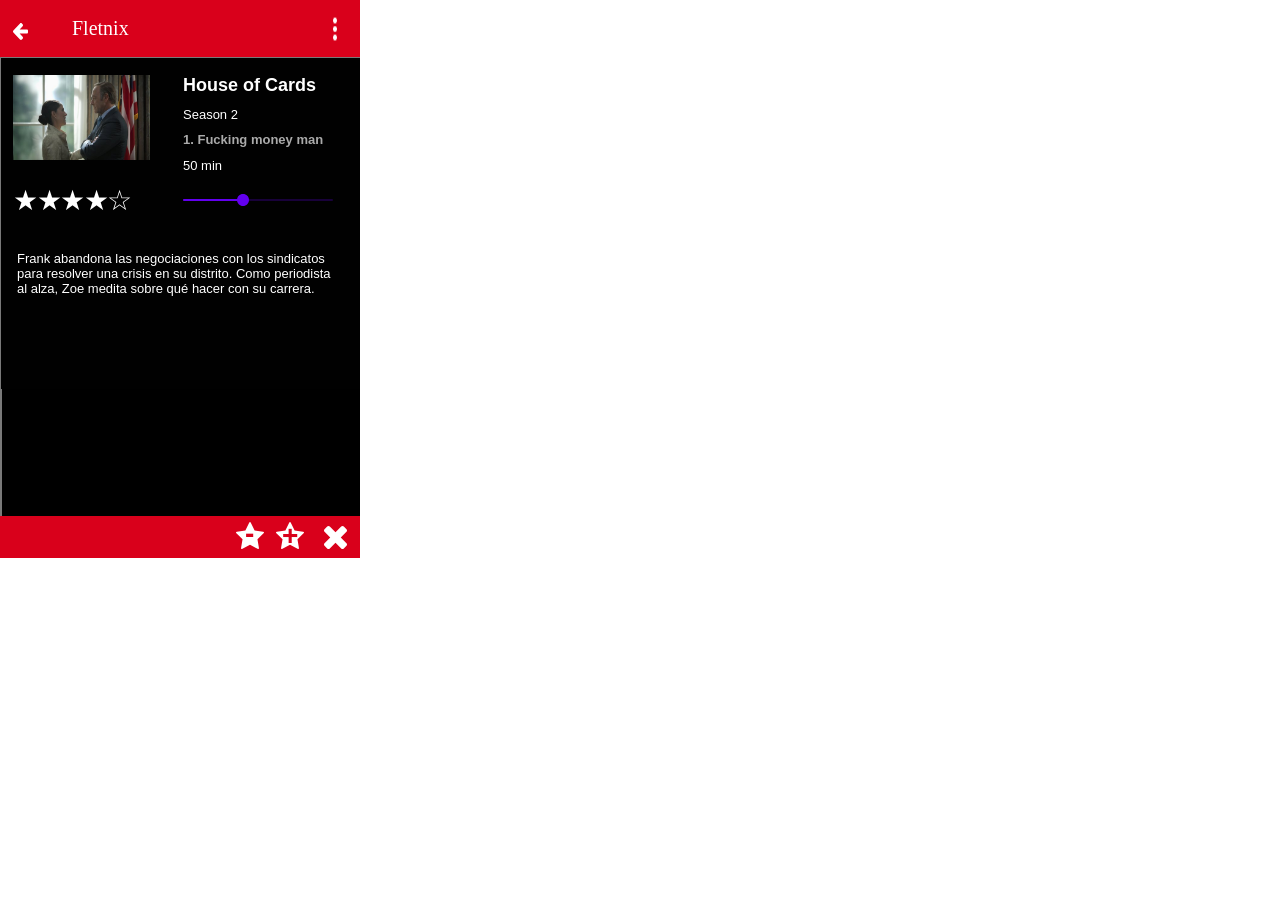
<file: prototip_publicat/detail_portrait.html>
﻿<!DOCTYPE html>
<html>
  <head>
    <title>Detail Portrait</title>
    <meta http-equiv="X-UA-Compatible" content="IE=edge"/>
    <meta http-equiv="content-type" content="text/html; charset=utf-8"/>
    <link href="resources/css/axure_rp_page.css" type="text/css" rel="stylesheet"/>
    <link href="data/styles.css" type="text/css" rel="stylesheet"/>
    <link href="files/detail_portrait/styles.css" type="text/css" rel="stylesheet"/>
    <script src="resources/scripts/jquery-3.2.1.min.js"></script>
    <script src="resources/scripts/axure/axQuery.js"></script>
    <script src="resources/scripts/axure/globals.js"></script>
    <script src="resources/scripts/axutils.js"></script>
    <script src="resources/scripts/axure/annotation.js"></script>
    <script src="resources/scripts/axure/axQuery.std.js"></script>
    <script src="resources/scripts/axure/doc.js"></script>
    <script src="resources/scripts/messagecenter.js"></script>
    <script src="resources/scripts/axure/events.js"></script>
    <script src="resources/scripts/axure/recording.js"></script>
    <script src="resources/scripts/axure/action.js"></script>
    <script src="resources/scripts/axure/expr.js"></script>
    <script src="resources/scripts/axure/geometry.js"></script>
    <script src="resources/scripts/axure/flyout.js"></script>
    <script src="resources/scripts/axure/model.js"></script>
    <script src="resources/scripts/axure/repeater.js"></script>
    <script src="resources/scripts/axure/sto.js"></script>
    <script src="resources/scripts/axure/utils.temp.js"></script>
    <script src="resources/scripts/axure/variables.js"></script>
    <script src="resources/scripts/axure/drag.js"></script>
    <script src="resources/scripts/axure/move.js"></script>
    <script src="resources/scripts/axure/visibility.js"></script>
    <script src="resources/scripts/axure/style.js"></script>
    <script src="resources/scripts/axure/adaptive.js"></script>
    <script src="resources/scripts/axure/tree.js"></script>
    <script src="resources/scripts/axure/init.temp.js"></script>
    <script src="resources/scripts/axure/legacy.js"></script>
    <script src="resources/scripts/axure/viewer.js"></script>
    <script src="resources/scripts/axure/math.js"></script>
    <script src="resources/scripts/axure/jquery.nicescroll.min.js"></script>
    <script src="data/document.js"></script>
    <script src="files/detail_portrait/data.js"></script>
    <script type="text/javascript">
      $axure.utils.getTransparentGifPath = function() { return 'resources/images/transparent.gif'; };
      $axure.utils.getOtherPath = function() { return 'resources/Other.html'; };
      $axure.utils.getReloadPath = function() { return 'resources/reload.html'; };
    </script>
  </head>
  <body>
    <div id="base" class="">

      <!-- Unnamed (Rectangle) -->
      <div id="u185" class="ax_default shape1">
        <div id="u185_div" class=""></div>
        <div id="u185_text" class="text ">
          <p><span>Fletnix</span></p>
        </div>
      </div>

      <!-- Unnamed (Dynamic Panel) -->
      <div id="u186" class="ax_default">
        <div id="u186_state0" class="panel_state" data-label="State1" style="">
          <div id="u186_state0_content" class="panel_state_content">

            <!-- Unnamed (Rectangle) -->
            <div id="u187" class="ax_default shape1">
              <div id="u187_div" class=""></div>
              <div id="u187_text" class="text " style="display:none; visibility: hidden">
                <p></p>
              </div>
            </div>
          </div>
        </div>
      </div>

      <!-- Unnamed (Image) -->
      <div id="u188" class="ax_default image1">
        <img id="u188_img" class="img " src="images/home/u15.png"/>
        <div id="u188_text" class="text " style="display:none; visibility: hidden">
          <p></p>
        </div>
      </div>

      <!-- Unnamed (Group) -->
      <div id="u189" class="ax_default" data-left="0" data-top="516" data-width="360" data-height="42">

        <!-- Unnamed (Group) -->
        <div id="u190" class="ax_default" data-left="0" data-top="516" data-width="360" data-height="42">

          <!-- Unnamed (Rectangle) -->
          <div id="u191" class="ax_default shape1">
            <div id="u191_div" class=""></div>
            <div id="u191_text" class="text " style="display:none; visibility: hidden">
              <p></p>
            </div>
          </div>

          <!-- Unnamed (Shape) -->
          <div id="u192" class="ax_default icon">
            <img id="u192_img" class="img " src="images/my_list/u151_b.svg"/>
            <div id="u192_text" class="text " style="display:none; visibility: hidden">
              <p></p>
            </div>
          </div>

          <!-- Unnamed (Shape) -->
          <div id="u193" class="ax_default icon">
            <img id="u193_img" class="img " src="images/my_list/u152_b.svg"/>
            <div id="u193_text" class="text " style="display:none; visibility: hidden">
              <p></p>
            </div>
          </div>

          <!-- Unnamed (Shape) -->
          <div id="u194" class="ax_default icon">
            <img id="u194_img" class="img " src="images/my_list/u152_b.svg"/>
            <div id="u194_text" class="text " style="display:none; visibility: hidden">
              <p></p>
            </div>
          </div>
        </div>

        <!-- Unnamed (Rectangle) -->
        <div id="u195" class="ax_default label">
          <div id="u195_div" class=""></div>
          <div id="u195_text" class="text ">
            <p><span>+</span></p>
          </div>
        </div>

        <!-- Unnamed (Rectangle) -->
        <div id="u196" class="ax_default label">
          <div id="u196_div" class=""></div>
          <div id="u196_text" class="text ">
            <p><span>-</span></p>
          </div>
        </div>
      </div>

      <!-- Unnamed (Shape) -->
      <div id="u197" class="ax_default icon">
        <img id="u197_img" class="img " src="images/item_info/u82.svg"/>
        <div id="u197_text" class="text " style="display:none; visibility: hidden">
          <p></p>
        </div>
      </div>

      <!-- Unnamed (Dynamic Panel) -->
      <div id="u198" class="ax_default">
        <div id="u198_state0" class="panel_state" data-label="State1" style="">
          <div id="u198_state0_content" class="panel_state_content">

            <!-- Unnamed (Rectangle) -->
            <div id="u199" class="ax_default flow_shape">
              <div id="u199_div" class=""></div>
              <div id="u199_text" class="text " style="display:none; visibility: hidden">
                <p></p>
              </div>
            </div>

            <!-- Unnamed (Rectangle) -->
            <div id="u200" class="ax_default heading_3">
              <div id="u200_div" class=""></div>
              <div id="u200_text" class="text ">
                <p><span>House of Cards</span></p>
              </div>
            </div>

            <!-- Unnamed (Rectangle) -->
            <div id="u201" class="ax_default heading_1">
              <div id="u201_div" class=""></div>
              <div id="u201_text" class="text ">
                <p><span>★★★★☆</span></p>
              </div>
            </div>

            <!-- snapshot (Image) -->
            <div id="u202" class="ax_default image" data-label="snapshot">
              <img id="u202_img" class="img " src="images/episodes/p6.jpg"/>
              <div id="u202_text" class="text " style="display:none; visibility: hidden">
                <p></p>
              </div>
            </div>

            <!-- sinopsis (Rectangle) -->
            <div id="u203" class="ax_default paragraph" data-label="sinopsis">
              <div id="u203_div" class=""></div>
              <div id="u203_text" class="text ">
                <p><span>Frank abandona las negociaciones con los sindicatos para resolver una crisis en su distrito. Como periodista al alza, Zoe medita sobre qué hacer con su carrera.</span></p>
              </div>
            </div>

            <!-- title (Rectangle) -->
            <div id="u204" class="ax_default paragraph" data-label="title">
              <div id="u204_div" class=""></div>
              <div id="u204_text" class="text ">
                <p><span>1. Fucking money man</span></p>
              </div>
            </div>

            <!-- duration (Rectangle) -->
            <div id="u205" class="ax_default paragraph" data-label="duration">
              <div id="u205_div" class=""></div>
              <div id="u205_text" class="text ">
                <p><span>50 min</span></p>
              </div>
            </div>

            <!-- duration (Rectangle) -->
            <div id="u206" class="ax_default paragraph" data-label="duration">
              <div id="u206_div" class=""></div>
              <div id="u206_text" class="text ">
                <p><span>Season 2</span></p>
              </div>
            </div>

            <!-- Unnamed (Group) -->
            <div id="u207" class="ax_default" data-left="183" data-top="137" data-width="150" data-height="12">

              <!-- Unnamed (Rectangle) -->
              <div id="u208" class="ax_default shape1">
                <div id="u208_div" class=""></div>
                <div id="u208_text" class="text " style="display:none; visibility: hidden">
                  <p></p>
                </div>
              </div>

              <!-- Unnamed (Rectangle) -->
              <div id="u209" class="ax_default shape1">
                <div id="u209_div" class=""></div>
                <div id="u209_text" class="text " style="display:none; visibility: hidden">
                  <p></p>
                </div>
              </div>

              <!-- Unnamed (Ellipse) -->
              <div id="u210" class="ax_default shape1">
                <img id="u210_img" class="img " src="images/my_list/u147.svg"/>
                <div id="u210_text" class="text " style="display:none; visibility: hidden">
                  <p></p>
                </div>
              </div>
            </div>
          </div>
        </div>
      </div>
    </div>
    <script src="resources/scripts/axure/ios.js"></script>
  </body>
</html>
</file>
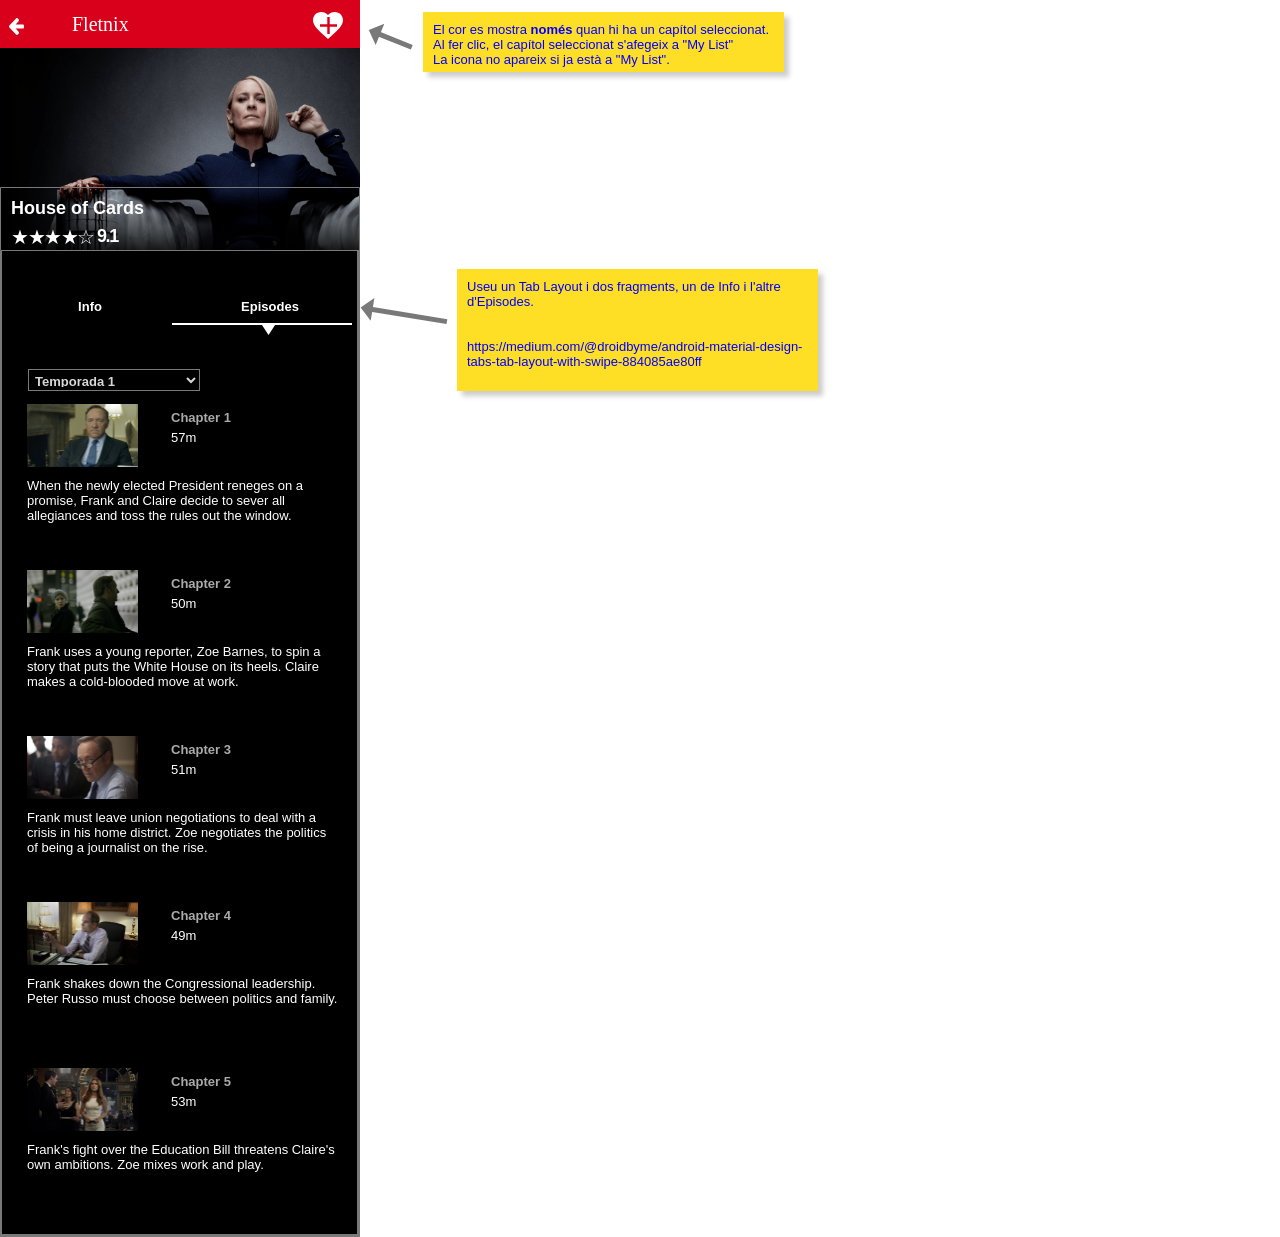
<file: prototip_publicat/episodes.html>
﻿<!DOCTYPE html>
<html>
  <head>
    <title>Episodes</title>
    <meta http-equiv="X-UA-Compatible" content="IE=edge"/>
    <meta http-equiv="content-type" content="text/html; charset=utf-8"/>
    <link href="resources/css/axure_rp_page.css" type="text/css" rel="stylesheet"/>
    <link href="data/styles.css" type="text/css" rel="stylesheet"/>
    <link href="files/episodes/styles.css" type="text/css" rel="stylesheet"/>
    <script src="resources/scripts/jquery-3.2.1.min.js"></script>
    <script src="resources/scripts/axure/axQuery.js"></script>
    <script src="resources/scripts/axure/globals.js"></script>
    <script src="resources/scripts/axutils.js"></script>
    <script src="resources/scripts/axure/annotation.js"></script>
    <script src="resources/scripts/axure/axQuery.std.js"></script>
    <script src="resources/scripts/axure/doc.js"></script>
    <script src="resources/scripts/messagecenter.js"></script>
    <script src="resources/scripts/axure/events.js"></script>
    <script src="resources/scripts/axure/recording.js"></script>
    <script src="resources/scripts/axure/action.js"></script>
    <script src="resources/scripts/axure/expr.js"></script>
    <script src="resources/scripts/axure/geometry.js"></script>
    <script src="resources/scripts/axure/flyout.js"></script>
    <script src="resources/scripts/axure/model.js"></script>
    <script src="resources/scripts/axure/repeater.js"></script>
    <script src="resources/scripts/axure/sto.js"></script>
    <script src="resources/scripts/axure/utils.temp.js"></script>
    <script src="resources/scripts/axure/variables.js"></script>
    <script src="resources/scripts/axure/drag.js"></script>
    <script src="resources/scripts/axure/move.js"></script>
    <script src="resources/scripts/axure/visibility.js"></script>
    <script src="resources/scripts/axure/style.js"></script>
    <script src="resources/scripts/axure/adaptive.js"></script>
    <script src="resources/scripts/axure/tree.js"></script>
    <script src="resources/scripts/axure/init.temp.js"></script>
    <script src="resources/scripts/axure/legacy.js"></script>
    <script src="resources/scripts/axure/viewer.js"></script>
    <script src="resources/scripts/axure/math.js"></script>
    <script src="resources/scripts/axure/jquery.nicescroll.min.js"></script>
    <script src="data/document.js"></script>
    <script src="files/episodes/data.js"></script>
    <script type="text/javascript">
      $axure.utils.getTransparentGifPath = function() { return 'resources/images/transparent.gif'; };
      $axure.utils.getOtherPath = function() { return 'resources/Other.html'; };
      $axure.utils.getReloadPath = function() { return 'resources/reload.html'; };
    </script>
  </head>
  <body>
    <div id="base" class="">

      <!-- Unnamed (Group) -->
      <div id="u99" class="ax_default" data-left="0" data-top="0" data-width="360" data-height="1237">

        <!-- Unnamed (Rectangle) -->
        <div id="u100" class="ax_default shape1">
          <div id="u100_div" class=""></div>
          <div id="u100_text" class="text ">
            <p><span>Fletnix</span></p>
          </div>
        </div>

        <!-- Unnamed (Dynamic Panel) -->
        <div id="u101" class="ax_default">
          <div id="u101_state0" class="panel_state" data-label="State1" style="">
            <div id="u101_state0_content" class="panel_state_content">

              <!-- Unnamed (Rectangle) -->
              <div id="u102" class="ax_default shape1">
                <div id="u102_div" class=""></div>
                <div id="u102_text" class="text " style="display:none; visibility: hidden">
                  <p></p>
                </div>
              </div>
            </div>
          </div>
        </div>

        <!-- Unnamed (Shape) -->
        <div id="u103" class="ax_default icon">
          <img id="u103_img" class="img " src="images/item_info/u82.svg"/>
          <div id="u103_text" class="text " style="display:none; visibility: hidden">
            <p></p>
          </div>
        </div>
      </div>

      <!-- Unnamed (Image) -->
      <div id="u104" class="ax_default image">
        <img id="u104_img" class="img " src="images/item_info/u84.png"/>
        <div id="u104_text" class="text " style="display:none; visibility: hidden">
          <p></p>
        </div>
      </div>

      <!-- Unnamed (Rectangle) -->
      <div id="u105" class="ax_default shape">
        <img id="u105_img" class="img " src="images/home/u37.svg"/>
        <div id="u105_text" class="text " style="display:none; visibility: hidden">
          <p></p>
        </div>
      </div>

      <!-- Unnamed (Rectangle) -->
      <div id="u106" class="ax_default heading_3">
        <div id="u106_div" class=""></div>
        <div id="u106_text" class="text ">
          <p><span>House of Cards</span></p>
        </div>
      </div>

      <!-- Unnamed (Rectangle) -->
      <div id="u107" class="ax_default heading_1">
        <div id="u107_div" class=""></div>
        <div id="u107_text" class="text ">
          <p><span>9.1</span></p>
        </div>
      </div>

      <!-- Unnamed (Rectangle) -->
      <div id="u108" class="ax_default heading_1">
        <div id="u108_div" class=""></div>
        <div id="u108_text" class="text ">
          <p><span>★★★★☆</span></p>
        </div>
      </div>

      <!-- Unnamed (Group) -->
      <div id="u109" class="ax_default" data-left="0" data-top="287" data-width="360" data-height="38">

        <!-- Unnamed (Group) -->
        <div id="u110" class="ax_default" data-left="0" data-top="287" data-width="352" data-height="38">

          <!-- Unnamed (Rectangle) -->
          <div id="u111" class="ax_default shape1">
            <div id="u111_div" class=""></div>
            <div id="u111_text" class="text ">
              <p><span>Info</span></p>
            </div>
          </div>

          <!-- Unnamed (Rectangle) -->
          <div id="u112" class="ax_default shape1">
            <div id="u112_div" class=""></div>
            <div id="u112_text" class="text " style="display:none; visibility: hidden">
              <p></p>
            </div>
          </div>
        </div>

        <!-- Unnamed (Rectangle) -->
        <div id="u113" class="ax_default shape1">
          <div id="u113_div" class=""></div>
          <div id="u113_text" class="text ">
            <p><span>Episodes</span></p>
          </div>
        </div>
      </div>

      <!-- Unnamed (Shape) -->
      <div id="u114" class="ax_default flow_shape">
        <img id="u114_img" class="img " src="images/item_info/u95.svg"/>
        <div id="u114_text" class="text " style="display:none; visibility: hidden">
          <p></p>
        </div>
      </div>

      <!-- DropListTemporada (Droplist) -->
      <div id="u115" class="ax_default droplist" data-label="DropListTemporada">
        <div id="u115_div" class=""></div>
        <select id="u115_input" class="u115_input">
          <option class="u115_input_option" value="Temporada 1">Temporada 1</option>
          <option class="u115_input_option" value="Temporada 2">Temporada 2</option>
          <option class="u115_input_option" value="Temporada 3">Temporada 3</option>
          <option class="u115_input_option" value="Temporada 4">Temporada 4</option>
        </select>
      </div>

      <!-- Unnamed (Repeater) -->
      <div id="u116" class="ax_default">
        <script id="u116_script" type="axure-repeater-template">

          <!-- Unnamed (Episode) -->

          <!-- snapshot (Image) -->
          <div id="u118" class="ax_default image u118" data-label="snapshot">
            <img id="u118_img" class="img u118_img" src="images/episodes/snapshot_u118.png"/>
            <div id="u118_text" class="text u118_text" style="display:none; visibility: hidden">
              <p></p>
            </div>
          </div>

          <!-- sinopsis (Rectangle) -->
          <div id="u119" class="ax_default paragraph u119" data-label="sinopsis">
            <div id="u119_div" class="u119_div"></div>
            <div id="u119_text" class="text u119_text">
              <p><span>Frank abandona las negociaciones con los sindicatos para resolver una crisis en su distrito. Como periodista al alza, Zoe medita sobre qué hacer con su carrera.</span></p>
            </div>
          </div>

          <!-- title (Rectangle) -->
          <div id="u120" class="ax_default paragraph u120" data-label="title">
            <div id="u120_div" class="u120_div"></div>
            <div id="u120_text" class="text u120_text">
              <p><span>1. Capítulo 3</span></p>
            </div>
          </div>

          <!-- duration (Rectangle) -->
          <div id="u121" class="ax_default paragraph u121" data-label="duration">
            <div id="u121_div" class="u121_div"></div>
            <div id="u121_text" class="text u121_text">
              <p><span>50 min</span></p>
            </div>
          </div>
          <div id="u117" style="display:none; visibility:hidden;"></div>
        </script>
        <div id="u116-1" class="" style="width: 318px; height: 166px;">

          <!-- Unnamed (Episode) -->

          <!-- snapshot (Image) -->
          <div id="u118-1" class="ax_default image u118" data-label="snapshot" style="width: 111px; height: 63px; left: 7px; top: 0px;visibility: inherit">
            <img id="u118-1_img" class="img u118_img" src="images/episodes/snapshot_u118.png"/>
            <div id="u118-1_text" class="text u118_text" style="display:none; visibility: hidden">
              <p></p>
            </div>
          </div>

          <!-- sinopsis (Rectangle) -->
          <div id="u119-1" class="ax_default paragraph u119" data-label="sinopsis" style="width: 311px; height: 92px; left: 7px; top: 74px;visibility: inherit">
            <div id="u119-1_div" class="u119_div" style="width: 311px; height: 92px;visibility: inherit"></div>
            <div id="u119-1_text" class="text u119_text" style="visibility: inherit">
              <p><span>Frank abandona las negociaciones con los sindicatos para resolver una crisis en su distrito. Como periodista al alza, Zoe medita sobre qué hacer con su carrera.</span></p>
            </div>
          </div>

          <!-- title (Rectangle) -->
          <div id="u120-1" class="ax_default paragraph u120" data-label="title" style="width: 78px; height: 15px; left: 151px; top: 6px;visibility: inherit">
            <div id="u120-1_div" class="u120_div" style="width: 78px; height: 15px;visibility: inherit"></div>
            <div id="u120-1_text" class="text u120_text" style="visibility: inherit">
              <p><span>1. Capítulo 3</span></p>
            </div>
          </div>

          <!-- duration (Rectangle) -->
          <div id="u121-1" class="ax_default paragraph u121" data-label="duration" style="width: 40px; height: 15px; left: 151px; top: 26px;visibility: inherit">
            <div id="u121-1_div" class="u121_div" style="width: 40px; height: 15px;visibility: inherit"></div>
            <div id="u121-1_text" class="text u121_text" style="visibility: inherit">
              <p><span>50 min</span></p>
            </div>
          </div>
          <div id="u117-1" style="display:none; visibility:hidden;"></div>
        </div>
        <div id="u116-2" class="" style="width: 318px; height: 166px;">

          <!-- Unnamed (Episode) -->

          <!-- snapshot (Image) -->
          <div id="u118-2" class="ax_default image u118" data-label="snapshot" style="width: 111px; height: 63px; left: 7px; top: 0px;visibility: inherit">
            <img id="u118-2_img" class="img u118_img" src="images/episodes/snapshot_u118.png"/>
            <div id="u118-2_text" class="text u118_text" style="display:none; visibility: hidden">
              <p></p>
            </div>
          </div>

          <!-- sinopsis (Rectangle) -->
          <div id="u119-2" class="ax_default paragraph u119" data-label="sinopsis" style="width: 311px; height: 92px; left: 7px; top: 74px;visibility: inherit">
            <div id="u119-2_div" class="u119_div" style="width: 311px; height: 92px;visibility: inherit"></div>
            <div id="u119-2_text" class="text u119_text" style="visibility: inherit">
              <p><span>Frank abandona las negociaciones con los sindicatos para resolver una crisis en su distrito. Como periodista al alza, Zoe medita sobre qué hacer con su carrera.</span></p>
            </div>
          </div>

          <!-- title (Rectangle) -->
          <div id="u120-2" class="ax_default paragraph u120" data-label="title" style="width: 78px; height: 15px; left: 151px; top: 6px;visibility: inherit">
            <div id="u120-2_div" class="u120_div" style="width: 78px; height: 15px;visibility: inherit"></div>
            <div id="u120-2_text" class="text u120_text" style="visibility: inherit">
              <p><span>1. Capítulo 3</span></p>
            </div>
          </div>

          <!-- duration (Rectangle) -->
          <div id="u121-2" class="ax_default paragraph u121" data-label="duration" style="width: 40px; height: 15px; left: 151px; top: 26px;visibility: inherit">
            <div id="u121-2_div" class="u121_div" style="width: 40px; height: 15px;visibility: inherit"></div>
            <div id="u121-2_text" class="text u121_text" style="visibility: inherit">
              <p><span>50 min</span></p>
            </div>
          </div>
          <div id="u117-2" style="display:none; visibility:hidden;"></div>
        </div>
        <div id="u116-3" class="" style="width: 318px; height: 166px;">

          <!-- Unnamed (Episode) -->

          <!-- snapshot (Image) -->
          <div id="u118-3" class="ax_default image u118" data-label="snapshot" style="width: 111px; height: 63px; left: 7px; top: 0px;visibility: inherit">
            <img id="u118-3_img" class="img u118_img" src="images/episodes/snapshot_u118.png"/>
            <div id="u118-3_text" class="text u118_text" style="display:none; visibility: hidden">
              <p></p>
            </div>
          </div>

          <!-- sinopsis (Rectangle) -->
          <div id="u119-3" class="ax_default paragraph u119" data-label="sinopsis" style="width: 311px; height: 92px; left: 7px; top: 74px;visibility: inherit">
            <div id="u119-3_div" class="u119_div" style="width: 311px; height: 92px;visibility: inherit"></div>
            <div id="u119-3_text" class="text u119_text" style="visibility: inherit">
              <p><span>Frank abandona las negociaciones con los sindicatos para resolver una crisis en su distrito. Como periodista al alza, Zoe medita sobre qué hacer con su carrera.</span></p>
            </div>
          </div>

          <!-- title (Rectangle) -->
          <div id="u120-3" class="ax_default paragraph u120" data-label="title" style="width: 78px; height: 15px; left: 151px; top: 6px;visibility: inherit">
            <div id="u120-3_div" class="u120_div" style="width: 78px; height: 15px;visibility: inherit"></div>
            <div id="u120-3_text" class="text u120_text" style="visibility: inherit">
              <p><span>1. Capítulo 3</span></p>
            </div>
          </div>

          <!-- duration (Rectangle) -->
          <div id="u121-3" class="ax_default paragraph u121" data-label="duration" style="width: 40px; height: 15px; left: 151px; top: 26px;visibility: inherit">
            <div id="u121-3_div" class="u121_div" style="width: 40px; height: 15px;visibility: inherit"></div>
            <div id="u121-3_text" class="text u121_text" style="visibility: inherit">
              <p><span>50 min</span></p>
            </div>
          </div>
          <div id="u117-3" style="display:none; visibility:hidden;"></div>
        </div>
        <div id="u116-4" class="" style="width: 318px; height: 166px;">

          <!-- Unnamed (Episode) -->

          <!-- snapshot (Image) -->
          <div id="u118-4" class="ax_default image u118" data-label="snapshot" style="width: 111px; height: 63px; left: 7px; top: 0px;visibility: inherit">
            <img id="u118-4_img" class="img u118_img" src="images/episodes/snapshot_u118.png"/>
            <div id="u118-4_text" class="text u118_text" style="display:none; visibility: hidden">
              <p></p>
            </div>
          </div>

          <!-- sinopsis (Rectangle) -->
          <div id="u119-4" class="ax_default paragraph u119" data-label="sinopsis" style="width: 311px; height: 92px; left: 7px; top: 74px;visibility: inherit">
            <div id="u119-4_div" class="u119_div" style="width: 311px; height: 92px;visibility: inherit"></div>
            <div id="u119-4_text" class="text u119_text" style="visibility: inherit">
              <p><span>Frank abandona las negociaciones con los sindicatos para resolver una crisis en su distrito. Como periodista al alza, Zoe medita sobre qué hacer con su carrera.</span></p>
            </div>
          </div>

          <!-- title (Rectangle) -->
          <div id="u120-4" class="ax_default paragraph u120" data-label="title" style="width: 78px; height: 15px; left: 151px; top: 6px;visibility: inherit">
            <div id="u120-4_div" class="u120_div" style="width: 78px; height: 15px;visibility: inherit"></div>
            <div id="u120-4_text" class="text u120_text" style="visibility: inherit">
              <p><span>1. Capítulo 3</span></p>
            </div>
          </div>

          <!-- duration (Rectangle) -->
          <div id="u121-4" class="ax_default paragraph u121" data-label="duration" style="width: 40px; height: 15px; left: 151px; top: 26px;visibility: inherit">
            <div id="u121-4_div" class="u121_div" style="width: 40px; height: 15px;visibility: inherit"></div>
            <div id="u121-4_text" class="text u121_text" style="visibility: inherit">
              <p><span>50 min</span></p>
            </div>
          </div>
          <div id="u117-4" style="display:none; visibility:hidden;"></div>
        </div>
        <div id="u116-5" class="" style="width: 318px; height: 166px;">

          <!-- Unnamed (Episode) -->

          <!-- snapshot (Image) -->
          <div id="u118-5" class="ax_default image u118" data-label="snapshot" style="width: 111px; height: 63px; left: 7px; top: 0px;visibility: inherit">
            <img id="u118-5_img" class="img u118_img" src="images/episodes/snapshot_u118.png"/>
            <div id="u118-5_text" class="text u118_text" style="display:none; visibility: hidden">
              <p></p>
            </div>
          </div>

          <!-- sinopsis (Rectangle) -->
          <div id="u119-5" class="ax_default paragraph u119" data-label="sinopsis" style="width: 311px; height: 92px; left: 7px; top: 74px;visibility: inherit">
            <div id="u119-5_div" class="u119_div" style="width: 311px; height: 92px;visibility: inherit"></div>
            <div id="u119-5_text" class="text u119_text" style="visibility: inherit">
              <p><span>Frank abandona las negociaciones con los sindicatos para resolver una crisis en su distrito. Como periodista al alza, Zoe medita sobre qué hacer con su carrera.</span></p>
            </div>
          </div>

          <!-- title (Rectangle) -->
          <div id="u120-5" class="ax_default paragraph u120" data-label="title" style="width: 78px; height: 15px; left: 151px; top: 6px;visibility: inherit">
            <div id="u120-5_div" class="u120_div" style="width: 78px; height: 15px;visibility: inherit"></div>
            <div id="u120-5_text" class="text u120_text" style="visibility: inherit">
              <p><span>1. Capítulo 3</span></p>
            </div>
          </div>

          <!-- duration (Rectangle) -->
          <div id="u121-5" class="ax_default paragraph u121" data-label="duration" style="width: 40px; height: 15px; left: 151px; top: 26px;visibility: inherit">
            <div id="u121-5_div" class="u121_div" style="width: 40px; height: 15px;visibility: inherit"></div>
            <div id="u121-5_text" class="text u121_text" style="visibility: inherit">
              <p><span>50 min</span></p>
            </div>
          </div>
          <div id="u117-5" style="display:none; visibility:hidden;"></div>
        </div>
        <div id="u116-6" class="" style="width: 318px; height: 166px;">

          <!-- Unnamed (Episode) -->

          <!-- snapshot (Image) -->
          <div id="u118-6" class="ax_default image u118" data-label="snapshot" style="width: 111px; height: 63px; left: 7px; top: 0px;visibility: inherit">
            <img id="u118-6_img" class="img u118_img" src="images/episodes/snapshot_u118.png"/>
            <div id="u118-6_text" class="text u118_text" style="display:none; visibility: hidden">
              <p></p>
            </div>
          </div>

          <!-- sinopsis (Rectangle) -->
          <div id="u119-6" class="ax_default paragraph u119" data-label="sinopsis" style="width: 311px; height: 92px; left: 7px; top: 74px;visibility: inherit">
            <div id="u119-6_div" class="u119_div" style="width: 311px; height: 92px;visibility: inherit"></div>
            <div id="u119-6_text" class="text u119_text" style="visibility: inherit">
              <p><span>Frank abandona las negociaciones con los sindicatos para resolver una crisis en su distrito. Como periodista al alza, Zoe medita sobre qué hacer con su carrera.</span></p>
            </div>
          </div>

          <!-- title (Rectangle) -->
          <div id="u120-6" class="ax_default paragraph u120" data-label="title" style="width: 78px; height: 15px; left: 151px; top: 6px;visibility: inherit">
            <div id="u120-6_div" class="u120_div" style="width: 78px; height: 15px;visibility: inherit"></div>
            <div id="u120-6_text" class="text u120_text" style="visibility: inherit">
              <p><span>1. Capítulo 3</span></p>
            </div>
          </div>

          <!-- duration (Rectangle) -->
          <div id="u121-6" class="ax_default paragraph u121" data-label="duration" style="width: 40px; height: 15px; left: 151px; top: 26px;visibility: inherit">
            <div id="u121-6_div" class="u121_div" style="width: 40px; height: 15px;visibility: inherit"></div>
            <div id="u121-6_text" class="text u121_text" style="visibility: inherit">
              <p><span>50 min</span></p>
            </div>
          </div>
          <div id="u117-6" style="display:none; visibility:hidden;"></div>
        </div>
        <div id="u116-7" class="" style="width: 318px; height: 166px;">

          <!-- Unnamed (Episode) -->

          <!-- snapshot (Image) -->
          <div id="u118-7" class="ax_default image u118" data-label="snapshot" style="width: 111px; height: 63px; left: 7px; top: 0px;visibility: inherit">
            <img id="u118-7_img" class="img u118_img" src="images/episodes/snapshot_u118.png"/>
            <div id="u118-7_text" class="text u118_text" style="display:none; visibility: hidden">
              <p></p>
            </div>
          </div>

          <!-- sinopsis (Rectangle) -->
          <div id="u119-7" class="ax_default paragraph u119" data-label="sinopsis" style="width: 311px; height: 92px; left: 7px; top: 74px;visibility: inherit">
            <div id="u119-7_div" class="u119_div" style="width: 311px; height: 92px;visibility: inherit"></div>
            <div id="u119-7_text" class="text u119_text" style="visibility: inherit">
              <p><span>Frank abandona las negociaciones con los sindicatos para resolver una crisis en su distrito. Como periodista al alza, Zoe medita sobre qué hacer con su carrera.</span></p>
            </div>
          </div>

          <!-- title (Rectangle) -->
          <div id="u120-7" class="ax_default paragraph u120" data-label="title" style="width: 78px; height: 15px; left: 151px; top: 6px;visibility: inherit">
            <div id="u120-7_div" class="u120_div" style="width: 78px; height: 15px;visibility: inherit"></div>
            <div id="u120-7_text" class="text u120_text" style="visibility: inherit">
              <p><span>1. Capítulo 3</span></p>
            </div>
          </div>

          <!-- duration (Rectangle) -->
          <div id="u121-7" class="ax_default paragraph u121" data-label="duration" style="width: 40px; height: 15px; left: 151px; top: 26px;visibility: inherit">
            <div id="u121-7_div" class="u121_div" style="width: 40px; height: 15px;visibility: inherit"></div>
            <div id="u121-7_text" class="text u121_text" style="visibility: inherit">
              <p><span>50 min</span></p>
            </div>
          </div>
          <div id="u117-7" style="display:none; visibility:hidden;"></div>
        </div>
        <div id="u116-8" class="" style="width: 318px; height: 166px;">

          <!-- Unnamed (Episode) -->

          <!-- snapshot (Image) -->
          <div id="u118-8" class="ax_default image u118" data-label="snapshot" style="width: 111px; height: 63px; left: 7px; top: 0px;visibility: inherit">
            <img id="u118-8_img" class="img u118_img" src="images/episodes/snapshot_u118.png"/>
            <div id="u118-8_text" class="text u118_text" style="display:none; visibility: hidden">
              <p></p>
            </div>
          </div>

          <!-- sinopsis (Rectangle) -->
          <div id="u119-8" class="ax_default paragraph u119" data-label="sinopsis" style="width: 311px; height: 92px; left: 7px; top: 74px;visibility: inherit">
            <div id="u119-8_div" class="u119_div" style="width: 311px; height: 92px;visibility: inherit"></div>
            <div id="u119-8_text" class="text u119_text" style="visibility: inherit">
              <p><span>Frank abandona las negociaciones con los sindicatos para resolver una crisis en su distrito. Como periodista al alza, Zoe medita sobre qué hacer con su carrera.</span></p>
            </div>
          </div>

          <!-- title (Rectangle) -->
          <div id="u120-8" class="ax_default paragraph u120" data-label="title" style="width: 78px; height: 15px; left: 151px; top: 6px;visibility: inherit">
            <div id="u120-8_div" class="u120_div" style="width: 78px; height: 15px;visibility: inherit"></div>
            <div id="u120-8_text" class="text u120_text" style="visibility: inherit">
              <p><span>1. Capítulo 3</span></p>
            </div>
          </div>

          <!-- duration (Rectangle) -->
          <div id="u121-8" class="ax_default paragraph u121" data-label="duration" style="width: 40px; height: 15px; left: 151px; top: 26px;visibility: inherit">
            <div id="u121-8_div" class="u121_div" style="width: 40px; height: 15px;visibility: inherit"></div>
            <div id="u121-8_text" class="text u121_text" style="visibility: inherit">
              <p><span>50 min</span></p>
            </div>
          </div>
          <div id="u117-8" style="display:none; visibility:hidden;"></div>
        </div>
      </div>

      <!-- Unnamed (Group) -->
      <div id="u122" class="ax_default" data-left="313" data-top="12" data-width="30" data-height="27">

        <!-- favorite (Shape) -->
        <div id="u123" class="ax_default shape2" data-label="favorite">
          <img id="u123_img" class="img " src="images/episodes/favorite_u123.svg"/>
          <div id="u123_text" class="text " style="display:none; visibility: hidden">
            <p></p>
          </div>
        </div>

        <!-- add (Shape) -->
        <div id="u124" class="ax_default shape2" data-label="add">
          <img id="u124_img" class="img " src="images/episodes/add_u124.svg"/>
          <div id="u124_text" class="text " style="display:none; visibility: hidden">
            <p></p>
          </div>
        </div>
      </div>

      <!-- Unnamed (Rectangle) -->
      <div id="u125" class="ax_default sticky_1">
        <div id="u125_div" class=""></div>
        <div id="u125_text" class="text ">
          <p><span>Useu un Tab Layout i dos fragments, un de Info i l'altre d'Episodes.</span></p><p><span><br></span></p><p><span><br></span></p><p><a id="u126" class="link"><span>https://medium.com/@droidbyme/android-material-design-tabs-tab-layout-with-swipe-884085ae80ff</span></a></p>
        </div>
      </div>

      <!-- Unnamed (Line) -->
      <div id="u127" class="ax_default arrow">
        <img id="u127_img" class="img " src="images/episodes/u127.svg"/>
        <div id="u127_text" class="text " style="display:none; visibility: hidden">
          <p></p>
        </div>
      </div>

      <!-- Unnamed (Rectangle) -->
      <div id="u128" class="ax_default sticky_1">
        <div id="u128_div" class=""></div>
        <div id="u128_text" class="text ">
          <p><span style="font-family:'Arial Normal', 'Arial';font-weight:400;">El cor es mostra </span><span style="font-family:'Arial Negreta', 'Arial Normal', 'Arial';font-weight:700;">només </span><span style="font-family:'Arial Normal', 'Arial';font-weight:400;">quan hi ha un capítol seleccionat.</span></p><p><span style="font-family:'Arial Normal', 'Arial';font-weight:400;">Al fer clic, el capítol seleccionat s'afegeix a &quot;My List&quot;</span></p><p><span style="font-family:'Arial Normal', 'Arial';font-weight:400;">La icona no apareix si ja està a &quot;My List&quot;.</span></p>
        </div>
      </div>

      <!-- Unnamed (Line) -->
      <div id="u129" class="ax_default arrow">
        <img id="u129_img" class="img " src="images/episodes/u129.svg"/>
        <div id="u129_text" class="text " style="display:none; visibility: hidden">
          <p></p>
        </div>
      </div>
    </div>
    <script src="resources/scripts/axure/ios.js"></script>
  </body>
</html>
</file>
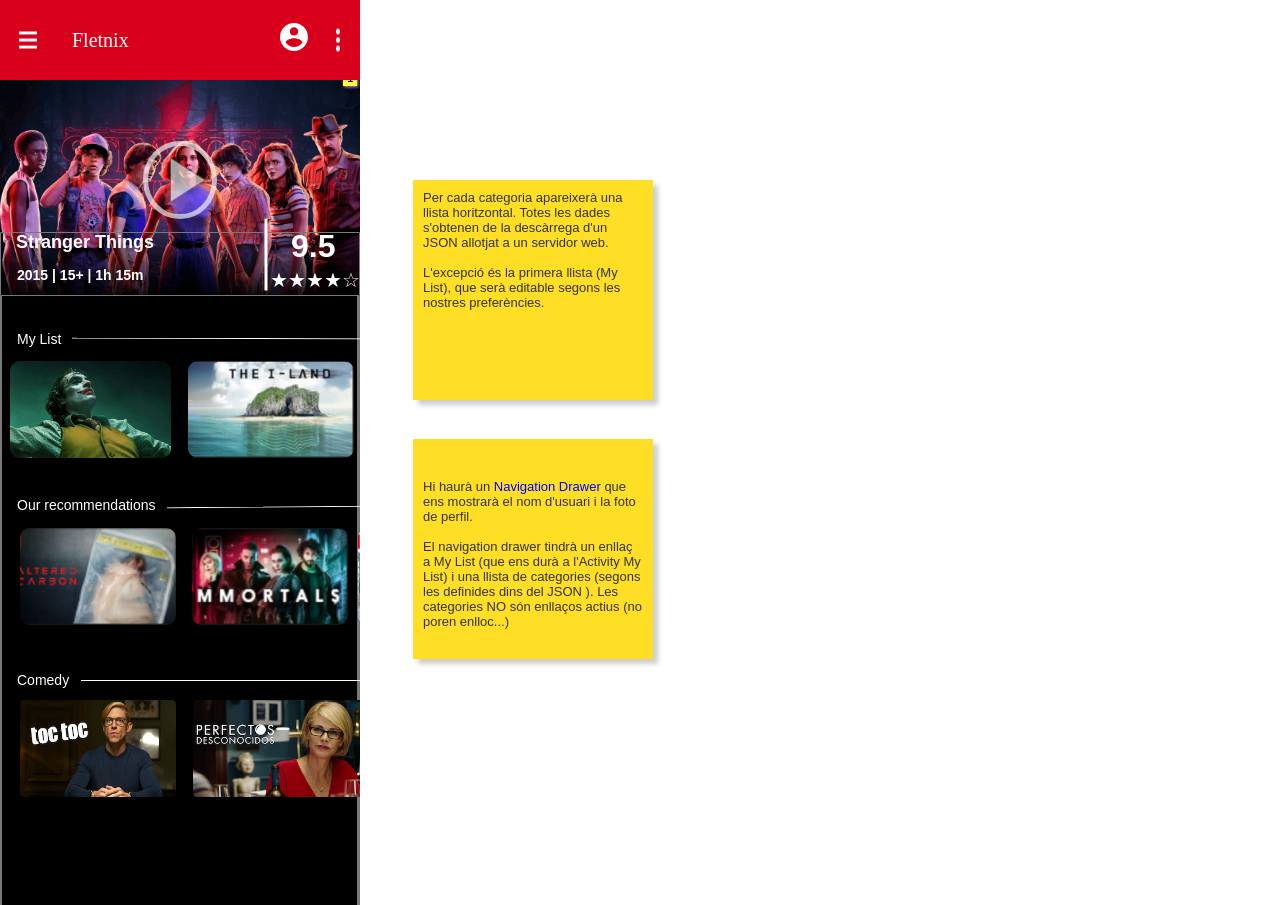
<file: prototip_publicat/home.html>
﻿<!DOCTYPE html>
<html>
  <head>
    <title>Home</title>
    <meta http-equiv="X-UA-Compatible" content="IE=edge"/>
    <meta http-equiv="content-type" content="text/html; charset=utf-8"/>
    <link href="resources/css/axure_rp_page.css" type="text/css" rel="stylesheet"/>
    <link href="data/styles.css" type="text/css" rel="stylesheet"/>
    <link href="files/home/styles.css" type="text/css" rel="stylesheet"/>
    <script src="resources/scripts/jquery-3.2.1.min.js"></script>
    <script src="resources/scripts/axure/axQuery.js"></script>
    <script src="resources/scripts/axure/globals.js"></script>
    <script src="resources/scripts/axutils.js"></script>
    <script src="resources/scripts/axure/annotation.js"></script>
    <script src="resources/scripts/axure/axQuery.std.js"></script>
    <script src="resources/scripts/axure/doc.js"></script>
    <script src="resources/scripts/messagecenter.js"></script>
    <script src="resources/scripts/axure/events.js"></script>
    <script src="resources/scripts/axure/recording.js"></script>
    <script src="resources/scripts/axure/action.js"></script>
    <script src="resources/scripts/axure/expr.js"></script>
    <script src="resources/scripts/axure/geometry.js"></script>
    <script src="resources/scripts/axure/flyout.js"></script>
    <script src="resources/scripts/axure/model.js"></script>
    <script src="resources/scripts/axure/repeater.js"></script>
    <script src="resources/scripts/axure/sto.js"></script>
    <script src="resources/scripts/axure/utils.temp.js"></script>
    <script src="resources/scripts/axure/variables.js"></script>
    <script src="resources/scripts/axure/drag.js"></script>
    <script src="resources/scripts/axure/move.js"></script>
    <script src="resources/scripts/axure/visibility.js"></script>
    <script src="resources/scripts/axure/style.js"></script>
    <script src="resources/scripts/axure/adaptive.js"></script>
    <script src="resources/scripts/axure/tree.js"></script>
    <script src="resources/scripts/axure/init.temp.js"></script>
    <script src="resources/scripts/axure/legacy.js"></script>
    <script src="resources/scripts/axure/viewer.js"></script>
    <script src="resources/scripts/axure/math.js"></script>
    <script src="resources/scripts/axure/jquery.nicescroll.min.js"></script>
    <script src="data/document.js"></script>
    <script src="files/home/data.js"></script>
    <script type="text/javascript">
      $axure.utils.getTransparentGifPath = function() { return 'resources/images/transparent.gif'; };
      $axure.utils.getOtherPath = function() { return 'resources/Other.html'; };
      $axure.utils.getReloadPath = function() { return 'resources/reload.html'; };
    </script>
  </head>
  <body>
    <div id="base" class="">

      <!-- Unnamed (Group) -->
      <div id="u12" class="ax_default" data-left="0" data-top="0" data-width="360" data-height="905">

        <!-- Unnamed (Rectangle) -->
        <div id="u13" class="ax_default shape1">
          <div id="u13_div" class=""></div>
          <div id="u13_text" class="text ">
            <p><span>Fletnix</span></p>
          </div>
        </div>

        <!-- Unnamed (Image) -->
        <div id="u14" class="ax_default image1">
          <img id="u14_img" class="img " src="images/home/u14.png"/>
          <div id="u14_text" class="text " style="display:none; visibility: hidden">
            <p></p>
          </div>
        </div>

        <!-- Unnamed (Image) -->
        <div id="u15" class="ax_default image1">
          <img id="u15_img" class="img " src="images/home/u15.png"/>
          <div id="u15_text" class="text " style="display:none; visibility: hidden">
            <p></p>
          </div>
        </div>

        <!-- Unnamed (Dynamic Panel) -->
        <div id="u16" class="ax_default">
          <div id="u16_state0" class="panel_state" data-label="State1" style="">
            <div id="u16_state0_content" class="panel_state_content">

              <!-- Unnamed (Rectangle) -->
              <div id="u17" class="ax_default shape1">
                <div id="u17_div" class=""></div>
                <div id="u17_text" class="text " style="display:none; visibility: hidden">
                  <p></p>
                </div>
              </div>

              <!-- Unnamed (Image) -->
              <div id="u18" class="ax_default image">
                <img id="u18_img" class="img " src="images/home/u18.png"/>
                <div id="u18_text" class="text " style="display:none; visibility: hidden">
                  <p></p>
                </div>
              </div>

              <!-- Unnamed (Rectangle) -->
              <div id="u19" class="ax_default heading_4">
                <div id="u19_div" class=""></div>
                <div id="u19_text" class="text ">
                  <p><span>My List</span></p>
                </div>
              </div>

              <!-- Unnamed (Line) -->
              <div id="u20" class="ax_default line">
                <img id="u20_img" class="img " src="images/home/u20.svg"/>
                <div id="u20_text" class="text " style="display:none; visibility: hidden">
                  <p></p>
                </div>
              </div>

              <!-- Unnamed (Rectangle) -->
              <div id="u21" class="ax_default heading_4">
                <div id="u21_div" class=""></div>
                <div id="u21_text" class="text ">
                  <p><span>Our recommendations</span></p>
                </div>
              </div>

              <!-- Unnamed (Line) -->
              <div id="u22" class="ax_default line">
                <img id="u22_img" class="img " src="images/home/u22.svg"/>
                <div id="u22_text" class="text " style="display:none; visibility: hidden">
                  <p></p>
                </div>
              </div>

              <!-- Unnamed (Dynamic Panel) -->
              <div id="u23" class="ax_default">
                <div id="u23_state0" class="panel_state" data-label="State1" style="">
                  <div id="u23_state0_content" class="panel_state_content">

                    <!-- Unnamed (Image) -->
                    <div id="u24" class="ax_default image">
                      <img id="u24_img" class="img " src="images/home/u24.svg"/>
                      <div id="u24_text" class="text " style="display:none; visibility: hidden">
                        <p></p>
                      </div>
                    </div>

                    <!-- Unnamed (Image) -->
                    <div id="u25" class="ax_default image">
                      <img id="u25_img" class="img " src="images/home/u25.svg"/>
                      <div id="u25_text" class="text " style="display:none; visibility: hidden">
                        <p></p>
                      </div>
                    </div>

                    <!-- Unnamed (Image) -->
                    <div id="u26" class="ax_default image">
                      <img id="u26_img" class="img " src="images/home/u26.svg"/>
                      <div id="u26_text" class="text " style="display:none; visibility: hidden">
                        <p></p>
                      </div>
                    </div>
                  </div>
                </div>
              </div>

              <!-- Unnamed (Rectangle) -->
              <div id="u27" class="ax_default heading_4">
                <div id="u27_div" class=""></div>
                <div id="u27_text" class="text ">
                  <p><span>Comedy</span></p>
                </div>
              </div>

              <!-- Unnamed (Line) -->
              <div id="u28" class="ax_default line">
                <img id="u28_img" class="img " src="images/home/u28.svg"/>
                <div id="u28_text" class="text " style="display:none; visibility: hidden">
                  <p></p>
                </div>
              </div>

              <!-- Unnamed (Dynamic Panel) -->
              <div id="u29" class="ax_default">
                <div id="u29_state0" class="panel_state" data-label="State1" style="">
                  <div id="u29_state0_content" class="panel_state_content">

                    <!-- Unnamed (Image) -->
                    <div id="u30" class="ax_default image">
                      <img id="u30_img" class="img " src="images/home/u30.svg"/>
                      <div id="u30_text" class="text " style="display:none; visibility: hidden">
                        <p></p>
                      </div>
                    </div>

                    <!-- Unnamed (Image) -->
                    <div id="u31" class="ax_default image">
                      <img id="u31_img" class="img " src="images/home/u31.svg"/>
                      <div id="u31_text" class="text " style="display:none; visibility: hidden">
                        <p></p>
                      </div>
                    </div>

                    <!-- Unnamed (Image) -->
                    <div id="u32" class="ax_default image">
                      <img id="u32_img" class="img " src="images/home/u32.svg"/>
                      <div id="u32_text" class="text " style="display:none; visibility: hidden">
                        <p></p>
                      </div>
                    </div>
                  </div>
                </div>
              </div>

              <!-- Unnamed (Dynamic Panel) -->
              <div id="u33" class="ax_default">
                <div id="u33_state0" class="panel_state" data-label="State1" style="">
                  <div id="u33_state0_content" class="panel_state_content">

                    <!-- Unnamed (Image) -->
                    <div id="u34" class="ax_default image">
                      <img id="u34_img" class="img " src="images/home/u34.svg"/>
                      <div id="u34_text" class="text " style="display:none; visibility: hidden">
                        <p></p>
                      </div>
                    </div>

                    <!-- Unnamed (Image) -->
                    <div id="u35" class="ax_default image">
                      <img id="u35_img" class="img " src="images/home/u35.png"/>
                      <div id="u35_text" class="text " style="display:none; visibility: hidden">
                        <p></p>
                      </div>
                    </div>

                    <!-- Unnamed (Image) -->
                    <div id="u36" class="ax_default image">
                      <img id="u36_img" class="img " src="images/home/u36.svg"/>
                      <div id="u36_text" class="text " style="display:none; visibility: hidden">
                        <p></p>
                      </div>
                    </div>
                  </div>
                </div>
              </div>

              <!-- Unnamed (Rectangle) -->
              <div id="u37" class="ax_default shape">
                <img id="u37_img" class="img " src="images/home/u37.svg"/>
                <div id="u37_text" class="text " style="display:none; visibility: hidden">
                  <p></p>
                </div>
              </div>

              <!-- Unnamed (Rectangle) -->
              <div id="u38" class="ax_default heading_3">
                <div id="u38_div" class=""></div>
                <div id="u38_text" class="text ">
                  <p><span>Stranger Things</span></p>
                </div>
              </div>

              <!-- Unnamed (Rectangle) -->
              <div id="u39" class="ax_default heading_4">
                <div id="u39_div" class=""></div>
                <div id="u39_text" class="text ">
                  <p><span style="font-family:'Arial Negreta', 'Arial Normal', 'Arial';font-weight:700;">2015 | 15+ | 1h 15m</span></p>
                </div>
              </div>

              <!-- Unnamed (Group) -->
              <div id="u40" class="ax_default" data-left="265" data-top="139" data-width="89" data-height="72">

                <!-- Unnamed (Vertical Line) -->
                <div id="u41" class="ax_default line">
                  <img id="u41_img" class="img " src="images/home/u41.svg"/>
                  <div id="u41_text" class="text " style="display:none; visibility: hidden">
                    <p></p>
                  </div>
                </div>

                <!-- Unnamed (Rectangle) -->
                <div id="u42" class="ax_default heading_1">
                  <div id="u42_div" class=""></div>
                  <div id="u42_text" class="text ">
                    <p><span>9.5</span></p>
                  </div>
                </div>

                <!-- Unnamed (Rectangle) -->
                <div id="u43" class="ax_default heading_1">
                  <div id="u43_div" class=""></div>
                  <div id="u43_text" class="text ">
                    <p><span>★★★★☆</span></p>
                  </div>
                </div>
              </div>
            </div>
          </div>
        </div>
      </div>

      <!-- Unnamed (Group) -->
      <div id="u44" class="ax_default" data-left="143" data-top="141" data-width="74" data-height="78">

        <!-- Unnamed (Triangle) -->
        <div id="u45" class="ax_default flow_shape">
          <img id="u45_img" class="img " src="images/home/u45.svg"/>
          <div id="u45_text" class="text " style="display:none; visibility: hidden">
            <p></p>
          </div>
        </div>

        <!-- Unnamed (Ellipse) -->
        <div id="u46" class="ax_default shape">
          <img id="u46_img" class="img " src="images/home/u46.svg"/>
          <div id="u46_text" class="text " style="display:none; visibility: hidden">
            <p></p>
          </div>
        </div>
      </div>

      <!-- Unnamed (Rectangle) -->
      <div id="u47" class="ax_default sticky_1">
        <div id="u47_div" class=""></div>
        <div id="u47_text" class="text ">
          <p><span>Per cada categoria apareixerà una llista horitzontal. Totes les dades s'obtenen de la descàrrega d'un JSON allotjat a un servidor web. </span></p><p><span><br></span></p><p><span>L'excepció és la primera llista (My List), que serà editable segons les nostres preferències.</span></p><p><span><br></span></p><p><span><br></span></p>
        </div>
      </div>

      <!-- account circle (Shape) -->
      <div id="u48" class="ax_default shape2" data-label="account circle">
        <img id="u48_img" class="img " src="images/home/account_circle_u48.svg"/>
        <div id="u48_text" class="text " style="display:none; visibility: hidden">
          <p></p>
        </div>
      </div>

      <!-- Unnamed (Rectangle) -->
      <div id="u49" class="ax_default sticky_1">
        <div id="u49_div" class=""></div>
        <div id="u49_text" class="text ">
          <p><span><br></span></p><p><span><br></span></p><p><span>Hi haurà un </span><a id="u50" class="link"><span style="color:#0000FF;">Navigation Drawer </span></a><span>que ens mostrarà el nom d'usuari i la foto de perfil.</span></p><p><span><br></span></p><p><span>El navigation drawer tindrà un enllaç a My List (que ens durà a l'Activity My List) i una llista de categories (segons les definides dins del JSON ). Les categories NO són enllaços actius (no poren enlloc...)</span></p>
        </div>
      </div>

      <!-- Unnamed (Group) -->
      <div id="u51" class="ax_default" data-left="-360" data-top="0" data-width="360" data-height="740">

        <!-- Unnamed (Rectangle) -->
        <div id="u52" class="ax_default shape1">
          <div id="u52_div" class=""></div>
          <div id="u52_text" class="text " style="display:none; visibility: hidden">
            <p></p>
          </div>
        </div>

        <!-- Unnamed (Rectangle) -->
        <div id="u53" class="ax_default shape1">
          <div id="u53_div" class=""></div>
          <div id="u53_text" class="text " style="display:none; visibility: hidden">
            <p></p>
          </div>
        </div>

        <!-- Unnamed (Rectangle) -->
        <div id="u54" class="ax_default shape1">
          <div id="u54_div" class=""></div>
          <div id="u54_text" class="text " style="display:none; visibility: hidden">
            <p></p>
          </div>
        </div>

        <!-- Unnamed (Shape) -->
        <div id="u55" class="ax_default shape1">
          <img id="u55_img" class="img " src="images/home/u55.svg"/>
          <div id="u55_text" class="text ">
            <p><span>Sue</span></p>
          </div>
        </div>

        <!-- Unnamed (Ellipse) -->
        <div id="u56" class="ax_default image">
          <img id="u56_img" class="img " src="images/home/u56.svg"/>
          <div id="u56_text" class="text " style="display:none; visibility: hidden">
            <p></p>
          </div>
        </div>

        <!-- Unnamed (Rectangle) -->
        <div id="u57" class="ax_default label">
          <div id="u57_div" class=""></div>
          <div id="u57_text" class="text ">
            <p><a id="u58" class="link"><span style="color:#0000FF;">My List</span></a></p><p><span style="color:#FFFFFF;">Categories</span></p><p><span style="color:#FFFFFF;">&nbsp;&nbsp;&nbsp; Action &amp; Adventure&nbsp; &nbsp; </span></p><p><span style="color:#FFFFFF;">&nbsp;&nbsp;&nbsp; Children &amp; Family </span></p><p><span style="color:#FFFFFF;">&nbsp;&nbsp;&nbsp; Classic </span></p><p><span style="color:#FFFFFF;">&nbsp;&nbsp;&nbsp; Comedies </span></p><p><span style="color:#FFFFFF;">&nbsp;&nbsp;&nbsp; Documentaries</span></p><p><span style="color:#FFFFFF;">&nbsp;&nbsp;&nbsp; Dramas </span></p><p><span style="color:#FFFFFF;">&nbsp;&nbsp;&nbsp; Horror &amp; Sci-fi </span></p><p><span style="color:#FFFFFF;">&nbsp;&nbsp;&nbsp; Music</span></p><p><span style="color:#FFFFFF;">&nbsp;&nbsp;&nbsp; Other</span></p><p><span style="color:#FFFFFF;"><br></span></p>
          </div>
        </div>
      </div>

      <!-- Unnamed (Line) -->
      <div id="u59" class="ax_default line">
        <img id="u59_img" class="img " src="images/home/u59.svg"/>
        <div id="u59_text" class="text " style="display:none; visibility: hidden">
          <p></p>
        </div>
      </div>

      <!-- Unnamed (Line) -->
      <div id="u60" class="ax_default line">
        <img id="u60_img" class="img " src="images/home/u59.svg"/>
        <div id="u60_text" class="text " style="display:none; visibility: hidden">
          <p></p>
        </div>
      </div>
    </div>
    <script src="resources/scripts/axure/ios.js"></script>
  </body>
</html>
</file>
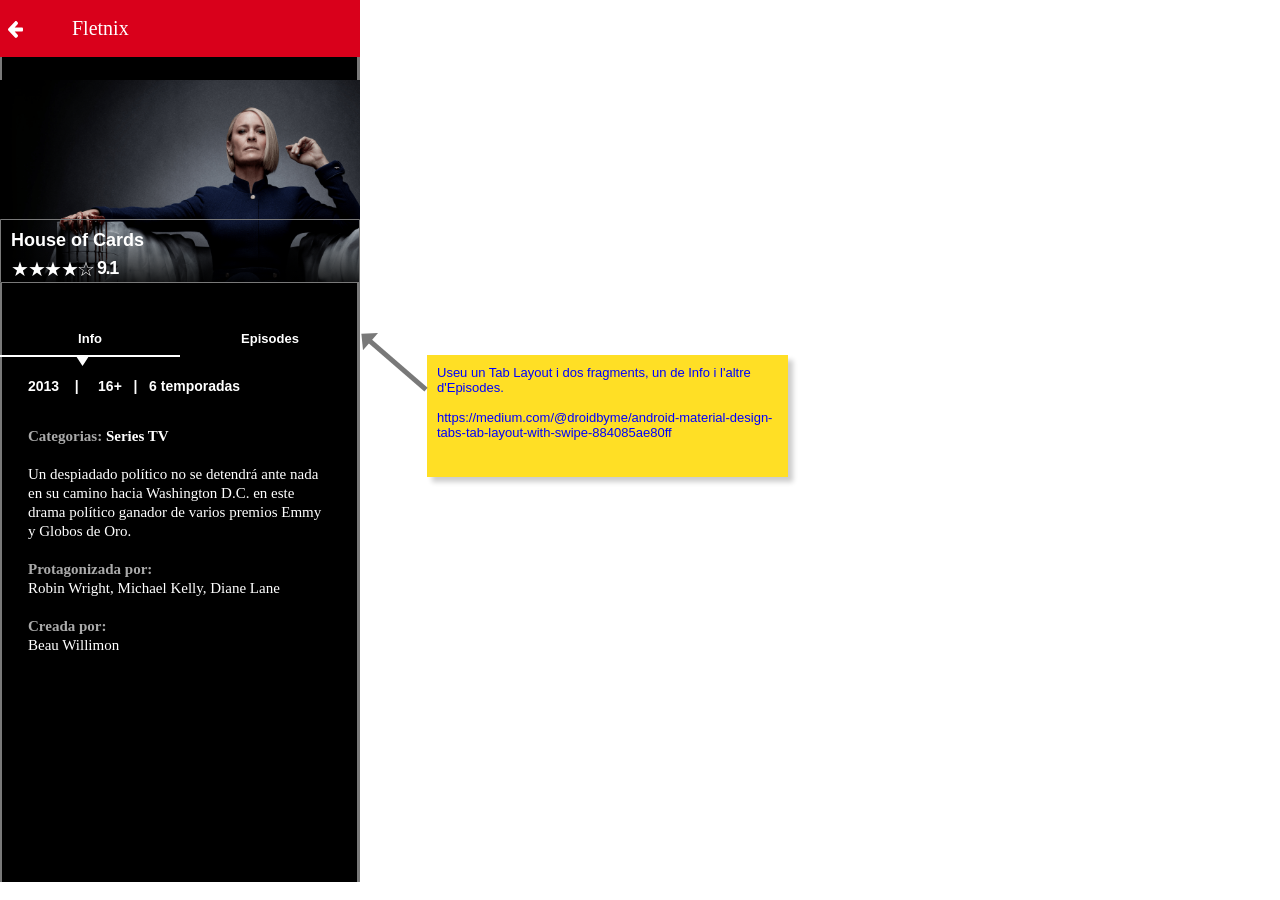
<file: prototip_publicat/item_info.html>
﻿<!DOCTYPE html>
<html>
  <head>
    <title>Item Info</title>
    <meta http-equiv="X-UA-Compatible" content="IE=edge"/>
    <meta http-equiv="content-type" content="text/html; charset=utf-8"/>
    <link href="resources/css/axure_rp_page.css" type="text/css" rel="stylesheet"/>
    <link href="data/styles.css" type="text/css" rel="stylesheet"/>
    <link href="files/item_info/styles.css" type="text/css" rel="stylesheet"/>
    <script src="resources/scripts/jquery-3.2.1.min.js"></script>
    <script src="resources/scripts/axure/axQuery.js"></script>
    <script src="resources/scripts/axure/globals.js"></script>
    <script src="resources/scripts/axutils.js"></script>
    <script src="resources/scripts/axure/annotation.js"></script>
    <script src="resources/scripts/axure/axQuery.std.js"></script>
    <script src="resources/scripts/axure/doc.js"></script>
    <script src="resources/scripts/messagecenter.js"></script>
    <script src="resources/scripts/axure/events.js"></script>
    <script src="resources/scripts/axure/recording.js"></script>
    <script src="resources/scripts/axure/action.js"></script>
    <script src="resources/scripts/axure/expr.js"></script>
    <script src="resources/scripts/axure/geometry.js"></script>
    <script src="resources/scripts/axure/flyout.js"></script>
    <script src="resources/scripts/axure/model.js"></script>
    <script src="resources/scripts/axure/repeater.js"></script>
    <script src="resources/scripts/axure/sto.js"></script>
    <script src="resources/scripts/axure/utils.temp.js"></script>
    <script src="resources/scripts/axure/variables.js"></script>
    <script src="resources/scripts/axure/drag.js"></script>
    <script src="resources/scripts/axure/move.js"></script>
    <script src="resources/scripts/axure/visibility.js"></script>
    <script src="resources/scripts/axure/style.js"></script>
    <script src="resources/scripts/axure/adaptive.js"></script>
    <script src="resources/scripts/axure/tree.js"></script>
    <script src="resources/scripts/axure/init.temp.js"></script>
    <script src="resources/scripts/axure/legacy.js"></script>
    <script src="resources/scripts/axure/viewer.js"></script>
    <script src="resources/scripts/axure/math.js"></script>
    <script src="resources/scripts/axure/jquery.nicescroll.min.js"></script>
    <script src="data/document.js"></script>
    <script src="files/item_info/data.js"></script>
    <script type="text/javascript">
      $axure.utils.getTransparentGifPath = function() { return 'resources/images/transparent.gif'; };
      $axure.utils.getOtherPath = function() { return 'resources/Other.html'; };
      $axure.utils.getReloadPath = function() { return 'resources/reload.html'; };
    </script>
  </head>
  <body>
    <div id="base" class="">

      <!-- Unnamed (Group) -->
      <div id="u78" class="ax_default" data-left="0" data-top="0" data-width="360" data-height="882">

        <!-- Unnamed (Rectangle) -->
        <div id="u79" class="ax_default shape1">
          <div id="u79_div" class=""></div>
          <div id="u79_text" class="text ">
            <p><span>Fletnix</span></p>
          </div>
        </div>

        <!-- Unnamed (Dynamic Panel) -->
        <div id="u80" class="ax_default">
          <div id="u80_state0" class="panel_state" data-label="State1" style="">
            <div id="u80_state0_content" class="panel_state_content">

              <!-- Unnamed (Rectangle) -->
              <div id="u81" class="ax_default shape1">
                <div id="u81_div" class=""></div>
                <div id="u81_text" class="text " style="display:none; visibility: hidden">
                  <p></p>
                </div>
              </div>
            </div>
          </div>
        </div>

        <!-- Unnamed (Shape) -->
        <div id="u82" class="ax_default icon">
          <img id="u82_img" class="img " src="images/item_info/u82.svg"/>
          <div id="u82_text" class="text " style="display:none; visibility: hidden">
            <p></p>
          </div>
        </div>
      </div>

      <!-- Unnamed (Rectangle) -->
      <div id="u83" class="ax_default paragraph">
        <div id="u83_div" class=""></div>
        <div id="u83_text" class="text ">
          <p><span style="font-family:'Roboto Bold', 'Roboto';font-weight:700;color:#AAAAAA;">Categorias: </span><span style="font-family:'Roboto Bold', 'Roboto';font-weight:700;color:#FFFFFF;">Series TV</span></p><p><span style="font-family:'Roboto Bold', 'Roboto';font-weight:700;color:#FFFFFF;"><br></span></p><p><span style="font-family:'Roboto';font-weight:400;color:#FFFFFF;">Un despiadado político no se detendrá ante nada en su camino hacia Washington D.C. en este drama político ganador de varios premios Emmy y Globos de Oro.</span></p><p><span style="font-family:'Roboto';font-weight:400;color:#AAAAAA;"><br></span></p><p><span style="font-family:'Roboto Bold', 'Roboto';font-weight:700;color:#AAAAAA;">Protagonizada por:</span></p><p><span style="font-family:'Roboto';font-weight:400;color:#FFFFFF;">Robin Wright, Michael Kelly, Diane Lane</span></p><p><span style="font-family:'Roboto';font-weight:400;color:#FFFFFF;"><br></span></p><p><span style="font-family:'Roboto Bold', 'Roboto';font-weight:700;color:#AAAAAA;">Creada por:</span></p><p><span style="font-family:'Roboto';font-weight:400;color:#FFFFFF;">Beau Willimon</span></p><p><span style="font-family:'Roboto';font-weight:400;color:#FFFFFF;"><br></span></p>
        </div>
      </div>

      <!-- Unnamed (Image) -->
      <div id="u84" class="ax_default image">
        <img id="u84_img" class="img " src="images/item_info/u84.png"/>
        <div id="u84_text" class="text " style="display:none; visibility: hidden">
          <p></p>
        </div>
      </div>

      <!-- Unnamed (Rectangle) -->
      <div id="u85" class="ax_default shape">
        <img id="u85_img" class="img " src="images/home/u37.svg"/>
        <div id="u85_text" class="text " style="display:none; visibility: hidden">
          <p></p>
        </div>
      </div>

      <!-- Unnamed (Rectangle) -->
      <div id="u86" class="ax_default heading_3">
        <div id="u86_div" class=""></div>
        <div id="u86_text" class="text ">
          <p><span>House of Cards</span></p>
        </div>
      </div>

      <!-- Unnamed (Rectangle) -->
      <div id="u87" class="ax_default heading_4">
        <div id="u87_div" class=""></div>
        <div id="u87_text" class="text ">
          <p><span>2013&nbsp; &nbsp; |&nbsp; &nbsp;&nbsp; 16+&nbsp;&nbsp; |&nbsp;&nbsp; 6 temporadas</span></p>
        </div>
      </div>

      <!-- Unnamed (Rectangle) -->
      <div id="u88" class="ax_default heading_1">
        <div id="u88_div" class=""></div>
        <div id="u88_text" class="text ">
          <p><span>9.1</span></p>
        </div>
      </div>

      <!-- Unnamed (Rectangle) -->
      <div id="u89" class="ax_default heading_1">
        <div id="u89_div" class=""></div>
        <div id="u89_text" class="text ">
          <p><span>★★★★☆</span></p>
        </div>
      </div>

      <!-- Unnamed (Group) -->
      <div id="u90" class="ax_default" data-left="0" data-top="319" data-width="360" data-height="38">

        <!-- Unnamed (Group) -->
        <div id="u91" class="ax_default" data-left="0" data-top="319" data-width="180" data-height="38">

          <!-- Unnamed (Rectangle) -->
          <div id="u92" class="ax_default shape1">
            <div id="u92_div" class=""></div>
            <div id="u92_text" class="text ">
              <p><span>Info</span></p>
            </div>
          </div>

          <!-- Unnamed (Rectangle) -->
          <div id="u93" class="ax_default shape1">
            <div id="u93_div" class=""></div>
            <div id="u93_text" class="text " style="display:none; visibility: hidden">
              <p></p>
            </div>
          </div>
        </div>

        <!-- Unnamed (Rectangle) -->
        <div id="u94" class="ax_default shape1">
          <div id="u94_div" class=""></div>
          <div id="u94_text" class="text ">
            <p><span>Episodes</span></p>
          </div>
        </div>
      </div>

      <!-- Unnamed (Shape) -->
      <div id="u95" class="ax_default flow_shape">
        <img id="u95_img" class="img " src="images/item_info/u95.svg"/>
        <div id="u95_text" class="text " style="display:none; visibility: hidden">
          <p></p>
        </div>
      </div>

      <!-- Unnamed (Rectangle) -->
      <div id="u96" class="ax_default sticky_1">
        <div id="u96_div" class=""></div>
        <div id="u96_text" class="text ">
          <p><span>Useu un Tab Layout i dos fragments, un de Info i l'altre d'Episodes.</span></p><p><span><br></span></p><p><a id="u97" class="link"><span>https://medium.com/@droidbyme/android-material-design-tabs-tab-layout-with-swipe-884085ae80ff</span></a></p>
        </div>
      </div>

      <!-- Unnamed (Line) -->
      <div id="u98" class="ax_default arrow">
        <img id="u98_img" class="img " src="images/item_info/u98.svg"/>
        <div id="u98_text" class="text " style="display:none; visibility: hidden">
          <p></p>
        </div>
      </div>
    </div>
    <script src="resources/scripts/axure/ios.js"></script>
  </body>
</html>
</file>
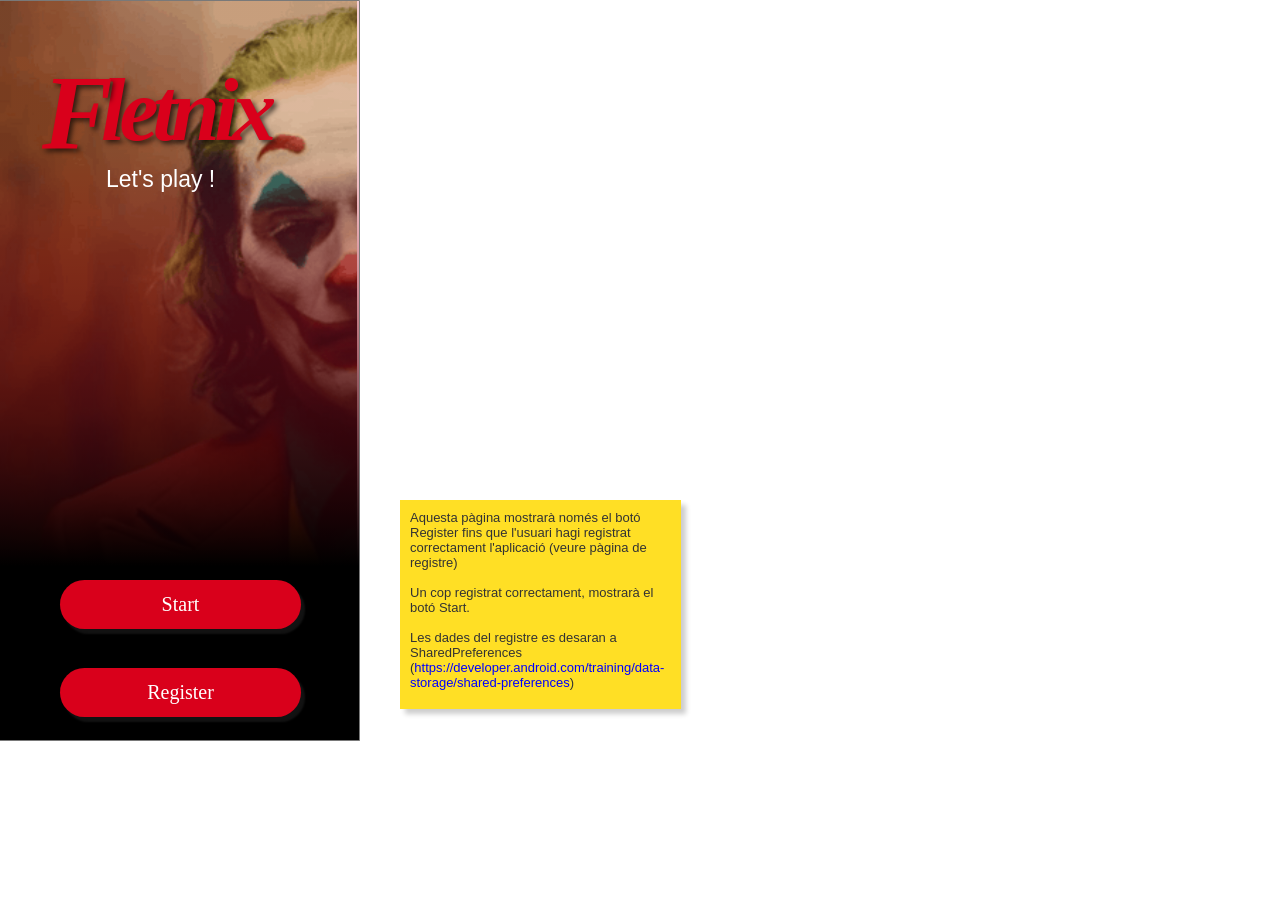
<file: prototip_publicat/login.html>
﻿<!DOCTYPE html>
<html>
  <head>
    <title>Login</title>
    <meta http-equiv="X-UA-Compatible" content="IE=edge"/>
    <meta http-equiv="content-type" content="text/html; charset=utf-8"/>
    <link href="resources/css/axure_rp_page.css" type="text/css" rel="stylesheet"/>
    <link href="data/styles.css" type="text/css" rel="stylesheet"/>
    <link href="files/login/styles.css" type="text/css" rel="stylesheet"/>
    <script src="resources/scripts/jquery-3.2.1.min.js"></script>
    <script src="resources/scripts/axure/axQuery.js"></script>
    <script src="resources/scripts/axure/globals.js"></script>
    <script src="resources/scripts/axutils.js"></script>
    <script src="resources/scripts/axure/annotation.js"></script>
    <script src="resources/scripts/axure/axQuery.std.js"></script>
    <script src="resources/scripts/axure/doc.js"></script>
    <script src="resources/scripts/messagecenter.js"></script>
    <script src="resources/scripts/axure/events.js"></script>
    <script src="resources/scripts/axure/recording.js"></script>
    <script src="resources/scripts/axure/action.js"></script>
    <script src="resources/scripts/axure/expr.js"></script>
    <script src="resources/scripts/axure/geometry.js"></script>
    <script src="resources/scripts/axure/flyout.js"></script>
    <script src="resources/scripts/axure/model.js"></script>
    <script src="resources/scripts/axure/repeater.js"></script>
    <script src="resources/scripts/axure/sto.js"></script>
    <script src="resources/scripts/axure/utils.temp.js"></script>
    <script src="resources/scripts/axure/variables.js"></script>
    <script src="resources/scripts/axure/drag.js"></script>
    <script src="resources/scripts/axure/move.js"></script>
    <script src="resources/scripts/axure/visibility.js"></script>
    <script src="resources/scripts/axure/style.js"></script>
    <script src="resources/scripts/axure/adaptive.js"></script>
    <script src="resources/scripts/axure/tree.js"></script>
    <script src="resources/scripts/axure/init.temp.js"></script>
    <script src="resources/scripts/axure/legacy.js"></script>
    <script src="resources/scripts/axure/viewer.js"></script>
    <script src="resources/scripts/axure/math.js"></script>
    <script src="resources/scripts/axure/jquery.nicescroll.min.js"></script>
    <script src="data/document.js"></script>
    <script src="files/login/data.js"></script>
    <script type="text/javascript">
      $axure.utils.getTransparentGifPath = function() { return 'resources/images/transparent.gif'; };
      $axure.utils.getOtherPath = function() { return 'resources/Other.html'; };
      $axure.utils.getReloadPath = function() { return 'resources/reload.html'; };
    </script>
  </head>
  <body>
    <div id="base" class="">

      <!-- Unnamed (Group) -->
      <div id="u0" class="ax_default" data-left="-3" data-top="0" data-width="363" data-height="741">

        <!-- Unnamed (Dynamic Panel) -->
        <div id="u1" class="ax_default">
          <div id="u1_state0" class="panel_state" data-label="State1" style="">
            <div id="u1_state0_content" class="panel_state_content">

              <!-- Unnamed (Rectangle) -->
              <div id="u2" class="ax_default box_1">
                <div id="u2_div" class=""></div>
                <div id="u2_text" class="text " style="display:none; visibility: hidden">
                  <p></p>
                </div>
              </div>

              <!-- Unnamed (Image) -->
              <div id="u3" class="ax_default image">
                <img id="u3_img" class="img " src="images/login/u3.png"/>
                <div id="u3_text" class="text " style="display:none; visibility: hidden">
                  <p></p>
                </div>
              </div>
            </div>
          </div>
        </div>

        <!-- Unnamed (Rectangle) -->
        <div id="u4" class="ax_default shape">
          <img id="u4_img" class="img " src="images/login/u4.svg"/>
          <div id="u4_text" class="text " style="display:none; visibility: hidden">
            <p></p>
          </div>
        </div>
      </div>

      <!-- Unnamed (Rectangle) -->
      <div id="u5" class="ax_default shape1">
        <div id="u5_div" class=""></div>
        <div id="u5_text" class="text ">
          <p><span>Start</span></p>
        </div>
      </div>

      <!-- Unnamed (Rectangle) -->
      <div id="u6" class="ax_default shape1">
        <div id="u6_div" class=""></div>
        <div id="u6_text" class="text ">
          <p><span>Register</span></p>
        </div>
      </div>

      <!-- Unnamed (Rectangle) -->
      <div id="u7" class="ax_default label">
        <img id="u7_img" class="img " src="images/login/u7.svg"/>
        <div id="u7_text" class="text ">
          <p><span>letnix</span></p>
        </div>
      </div>

      <!-- Unnamed (Rectangle) -->
      <div id="u8" class="ax_default paragraph">
        <div id="u8_div" class=""></div>
        <div id="u8_text" class="text ">
          <p><span>Let's play !</span></p>
        </div>
      </div>

      <!-- Unnamed (Rectangle) -->
      <div id="u9" class="ax_default label">
        <img id="u9_img" class="img " src="images/login/u9.svg"/>
        <div id="u9_text" class="text ">
          <p><span>F</span></p>
        </div>
      </div>

      <!-- Unnamed (Rectangle) -->
      <div id="u10" class="ax_default sticky_1">
        <div id="u10_div" class=""></div>
        <div id="u10_text" class="text ">
          <p><span>Aquesta pàgina mostrarà només el botó Register fins que l'usuari hagi registrat correctament l'aplicació (veure pàgina de registre)</span></p><p><span><br></span></p><p><span>Un cop registrat correctament, mostrarà el botó Start.</span></p><p><span><br></span></p><p><span>Les dades del registre es desaran a SharedPreferences (</span><a id="u11" class="link"><span style="color:#0000FF;">https://developer.android.com/training/data-storage/shared-preferences</span></a><span>)</span></p>
        </div>
      </div>
    </div>
    <script src="resources/scripts/axure/ios.js"></script>
  </body>
</html>
</file>
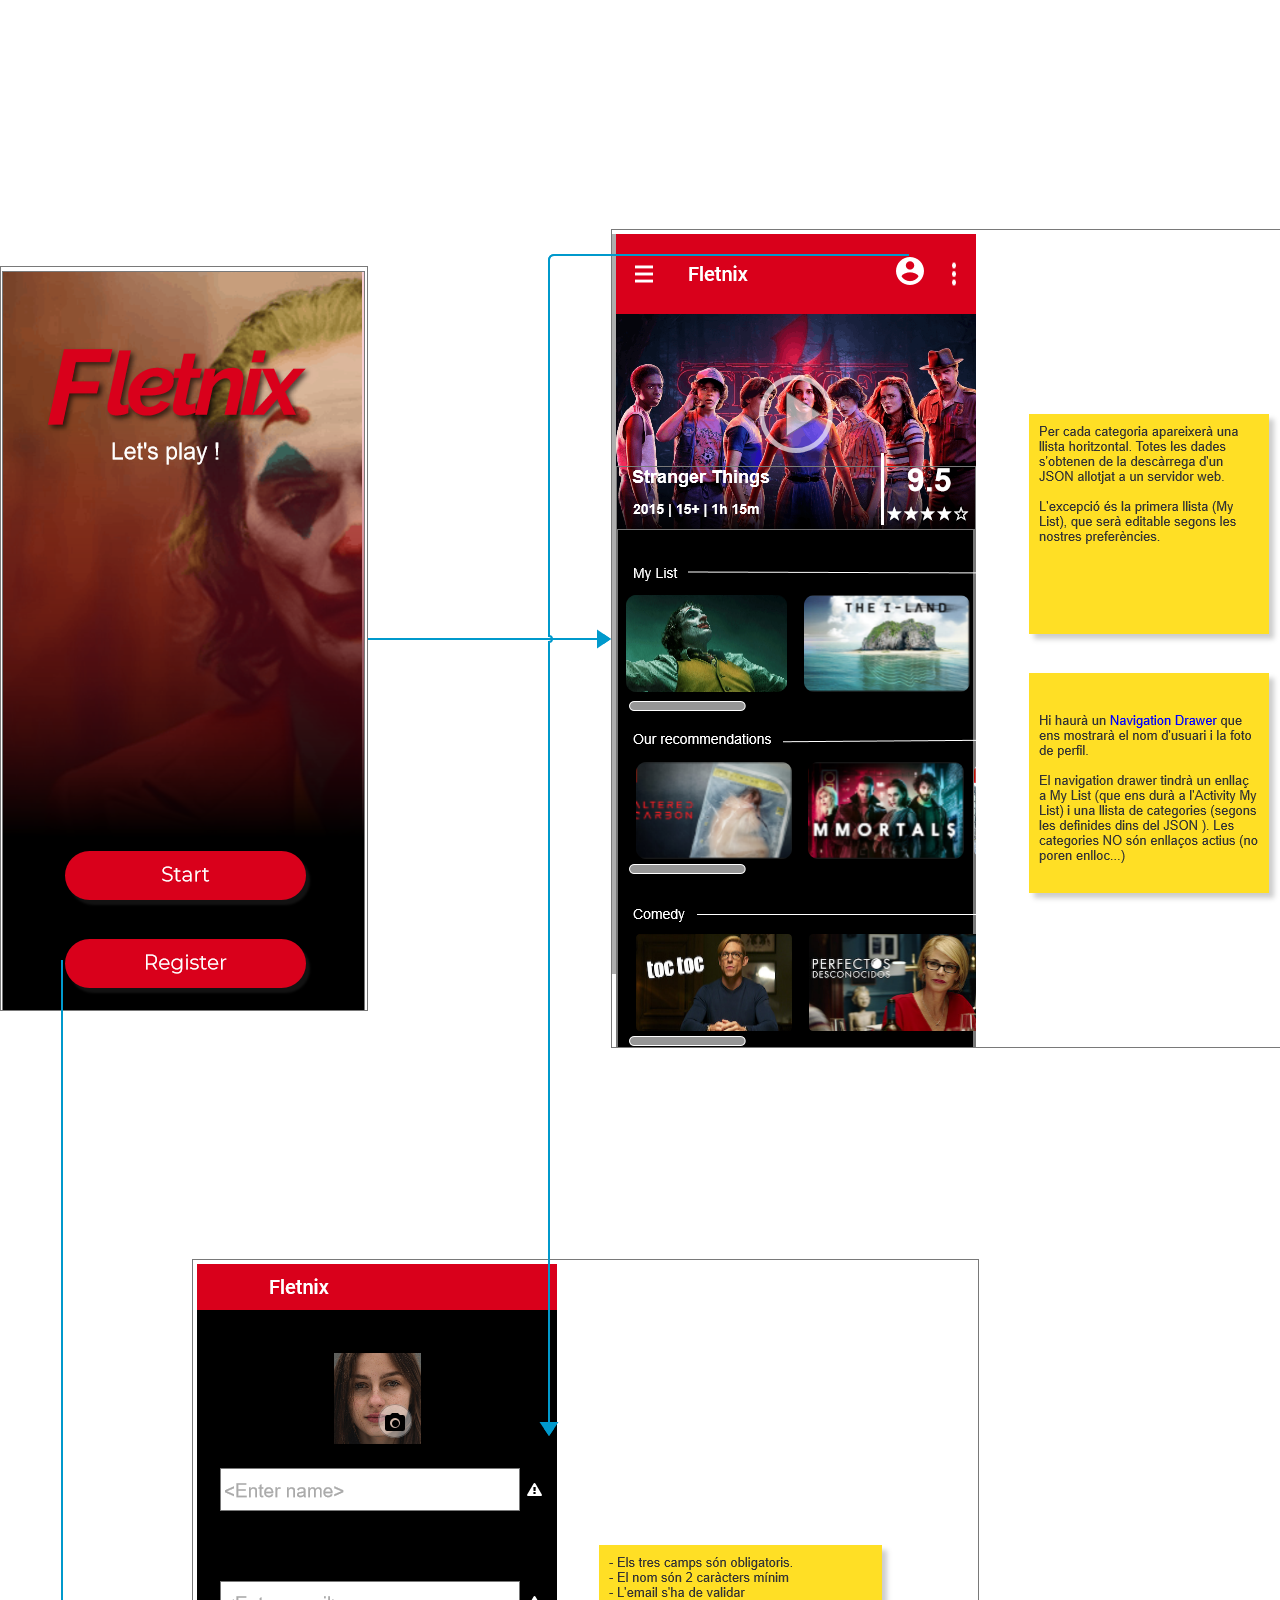
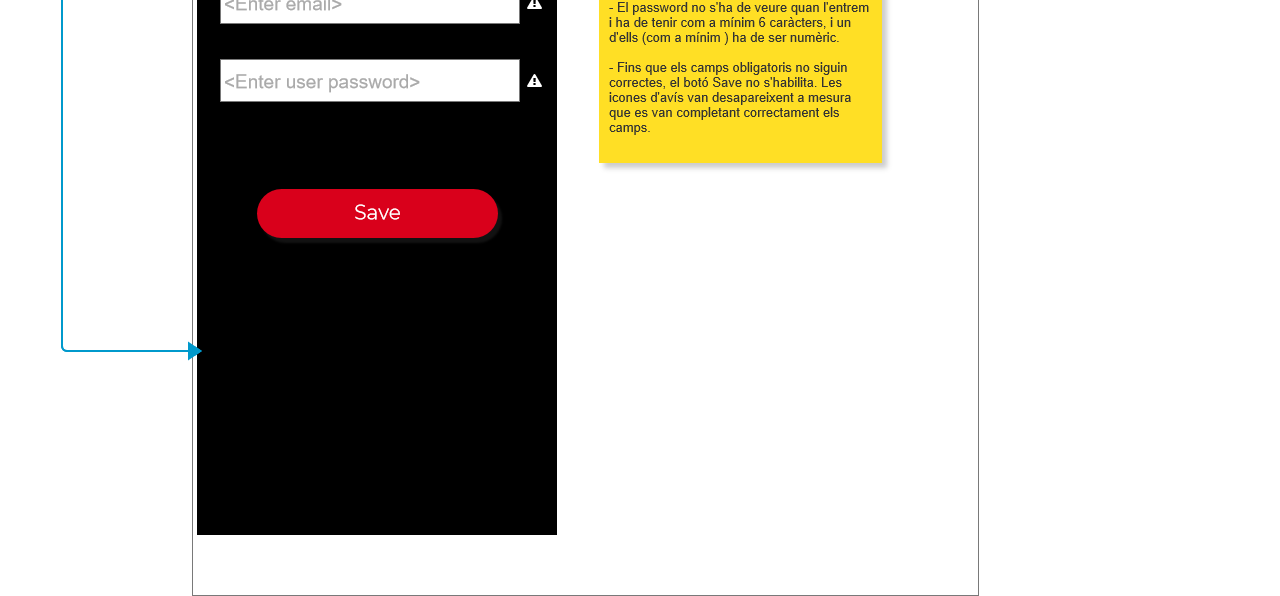
<file: prototip_publicat/map.html>
﻿<!DOCTYPE html>
<html>
  <head>
    <title>Map</title>
    <meta http-equiv="X-UA-Compatible" content="IE=edge"/>
    <meta http-equiv="content-type" content="text/html; charset=utf-8"/>
    <link href="resources/css/axure_rp_page.css" type="text/css" rel="stylesheet"/>
    <link href="data/styles.css" type="text/css" rel="stylesheet"/>
    <link href="files/map/styles.css" type="text/css" rel="stylesheet"/>
    <script src="resources/scripts/jquery-3.2.1.min.js"></script>
    <script src="resources/scripts/axure/axQuery.js"></script>
    <script src="resources/scripts/axure/globals.js"></script>
    <script src="resources/scripts/axutils.js"></script>
    <script src="resources/scripts/axure/annotation.js"></script>
    <script src="resources/scripts/axure/axQuery.std.js"></script>
    <script src="resources/scripts/axure/doc.js"></script>
    <script src="resources/scripts/messagecenter.js"></script>
    <script src="resources/scripts/axure/events.js"></script>
    <script src="resources/scripts/axure/recording.js"></script>
    <script src="resources/scripts/axure/action.js"></script>
    <script src="resources/scripts/axure/expr.js"></script>
    <script src="resources/scripts/axure/geometry.js"></script>
    <script src="resources/scripts/axure/flyout.js"></script>
    <script src="resources/scripts/axure/model.js"></script>
    <script src="resources/scripts/axure/repeater.js"></script>
    <script src="resources/scripts/axure/sto.js"></script>
    <script src="resources/scripts/axure/utils.temp.js"></script>
    <script src="resources/scripts/axure/variables.js"></script>
    <script src="resources/scripts/axure/drag.js"></script>
    <script src="resources/scripts/axure/move.js"></script>
    <script src="resources/scripts/axure/visibility.js"></script>
    <script src="resources/scripts/axure/style.js"></script>
    <script src="resources/scripts/axure/adaptive.js"></script>
    <script src="resources/scripts/axure/tree.js"></script>
    <script src="resources/scripts/axure/init.temp.js"></script>
    <script src="resources/scripts/axure/legacy.js"></script>
    <script src="resources/scripts/axure/viewer.js"></script>
    <script src="resources/scripts/axure/math.js"></script>
    <script src="resources/scripts/axure/jquery.nicescroll.min.js"></script>
    <script src="data/document.js"></script>
    <script src="files/map/data.js"></script>
    <script type="text/javascript">
      $axure.utils.getTransparentGifPath = function() { return 'resources/images/transparent.gif'; };
      $axure.utils.getOtherPath = function() { return 'resources/Other.html'; };
      $axure.utils.getReloadPath = function() { return 'resources/reload.html'; };
    </script>
  </head>
  <body>
    <div id="base" class="">

      <!-- Unnamed (Snapshot) -->
      <div id="u211" class="ax_default snapshot">
        <img id="u211_img" class="img " src="images/map/u211.png"/>
      </div>

      <!-- Unnamed (Snapshot) [reference page] -->
      <div id="u211_ref" class="reference_page"></div>

      <!-- Unnamed (Snapshot) -->
      <div id="u212" class="ax_default snapshot">
        <img id="u212_img" class="img " src="images/map/u212.png"/>
      </div>

      <!-- Unnamed (Snapshot) [reference page] -->
      <div id="u212_ref" class="reference_page"></div>

      <!-- Unnamed (Connector) -->
      <div id="u213" class="ax_default connector">
        <img id="u213_seg0" class="img " src="images/map/u213_seg0.svg" alt="u213_seg0"/>
        <img id="u213_seg1" class="img " src="images/map/u213_seg1.svg" alt="u213_seg1"/>
        <div id="u213_text" class="text " style="display:none; visibility: hidden">
          <p></p>
        </div>
      </div>

      <!-- Unnamed (Snapshot) -->
      <div id="u214" class="ax_default snapshot">
        <img id="u214_img" class="img " src="images/map/u214.png"/>
      </div>

      <!-- Unnamed (Snapshot) [reference page] -->
      <div id="u214_ref" class="reference_page"></div>

      <!-- Unnamed (Snapshot) -->
      <div id="u215" class="ax_default snapshot">
        <img id="u215_img" class="img " src="images/map/u215.png"/>
      </div>

      <!-- Unnamed (Snapshot) [reference page] -->
      <div id="u215_ref" class="reference_page"></div>

      <!-- Unnamed (Connector) -->
      <div id="u216" class="ax_default connector">
        <img id="u216_seg0" class="img " src="images/map/u216_seg0.svg" alt="u216_seg0"/>
        <img id="u216_seg1" class="img " src="images/map/u216_seg1.svg" alt="u216_seg1"/>
        <img id="u216_seg2" class="img " src="images/map/u216_seg2.svg" alt="u216_seg2"/>
        <img id="u216_seg3" class="img " src="images/map/u216_seg3.svg" alt="u216_seg3"/>
        <img id="u216_seg4" class="img " src="images/map/u216_seg4.svg" alt="u216_seg4"/>
        <img id="u216_seg5" class="img " src="images/map/u216_seg5.svg" alt="u216_seg5"/>
        <div id="u216_text" class="text " style="display:none; visibility: hidden">
          <p></p>
        </div>
      </div>

      <!-- Unnamed (Connector) -->
      <div id="u217" class="ax_default connector">
        <img id="u217_seg0" class="img " src="images/map/u217_seg0.svg" alt="u217_seg0"/>
        <img id="u217_seg1" class="img " src="images/map/u217_seg1.svg" alt="u217_seg1"/>
        <img id="u217_seg2" class="img " src="images/map/u217_seg2.svg" alt="u217_seg2"/>
        <img id="u217_seg3" class="img " src="images/map/u217_seg3.svg" alt="u217_seg3"/>
        <div id="u217_text" class="text " style="display:none; visibility: hidden">
          <p></p>
        </div>
      </div>

      <!-- Unnamed (Snapshot) -->
      <div id="u218" class="ax_default snapshot">
        <img id="u218_img" class="img " src="images/map/u218.png"/>
      </div>

      <!-- Unnamed (Snapshot) [reference page] -->
      <div id="u218_ref" class="reference_page"></div>

      <!-- Unnamed (Connector) -->
      <div id="u219" class="ax_default connector">
        <img id="u219_seg0" class="img " src="images/map/u219_seg0.svg" alt="u219_seg0"/>
        <img id="u219_seg1" class="img " src="images/map/u219_seg1.svg" alt="u219_seg1"/>
        <img id="u219_seg2" class="img " src="images/map/u219_seg2.svg" alt="u219_seg2"/>
        <div id="u219_text" class="text " style="display:none; visibility: hidden">
          <p></p>
        </div>
      </div>

      <!-- Unnamed (Connector) -->
      <div id="u220" class="ax_default connector">
        <img id="u220_seg0" class="img " src="images/map/u220_seg0.svg" alt="u220_seg0"/>
        <img id="u220_seg1" class="img " src="images/map/u220_seg1.svg" alt="u220_seg1"/>
        <img id="u220_seg2" class="img " src="images/map/u220_seg2.svg" alt="u220_seg2"/>
        <div id="u220_text" class="text " style="display:none; visibility: hidden">
          <p></p>
        </div>
      </div>

      <!-- Unnamed (Snapshot) -->
      <div id="u221" class="ax_default snapshot">
        <img id="u221_img" class="img " src="images/map/u221.png"/>
      </div>

      <!-- Unnamed (Snapshot) [reference page] -->
      <div id="u221_ref" class="reference_page"></div>

      <!-- Unnamed (Snapshot) -->
      <div id="u222" class="ax_default snapshot">
        <img id="u222_img" class="img " src="images/map/u222.png"/>
      </div>

      <!-- Unnamed (Snapshot) [reference page] -->
      <div id="u222_ref" class="reference_page"></div>

      <!-- Unnamed (Image) -->
      <div id="u223" class="ax_default image">
        <img id="u223_img" class="img " src="images/map/u223.png"/>
        <div id="u223_text" class="text " style="display:none; visibility: hidden">
          <p></p>
        </div>
      </div>

      <!-- Unnamed (Connector) -->
      <div id="u224" class="ax_default connector">
        <img id="u224_seg0" class="img " src="images/map/u224_seg0.svg" alt="u224_seg0"/>
        <img id="u224_seg1" class="img " src="images/map/u224_seg1.svg" alt="u224_seg1"/>
        <img id="u224_seg2" class="img " src="images/map/u224_seg2.svg" alt="u224_seg2"/>
        <div id="u224_text" class="text " style="display:none; visibility: hidden">
          <p></p>
        </div>
      </div>

      <!-- Unnamed (Connector) -->
      <div id="u225" class="ax_default connector">
        <img id="u225_seg0" class="img " src="images/map/u225_seg0.svg" alt="u225_seg0"/>
        <img id="u225_seg1" class="img " src="images/map/u225_seg1.svg" alt="u225_seg1"/>
        <img id="u225_seg2" class="img " src="images/map/u225_seg2.svg" alt="u225_seg2"/>
        <img id="u225_seg3" class="img " src="images/map/u225_seg3.svg" alt="u225_seg3"/>
        <div id="u225_text" class="text " style="display:none; visibility: hidden">
          <p></p>
        </div>
      </div>
    </div>
    <script src="resources/scripts/axure/ios.js"></script>
  </body>
</html>
</file>
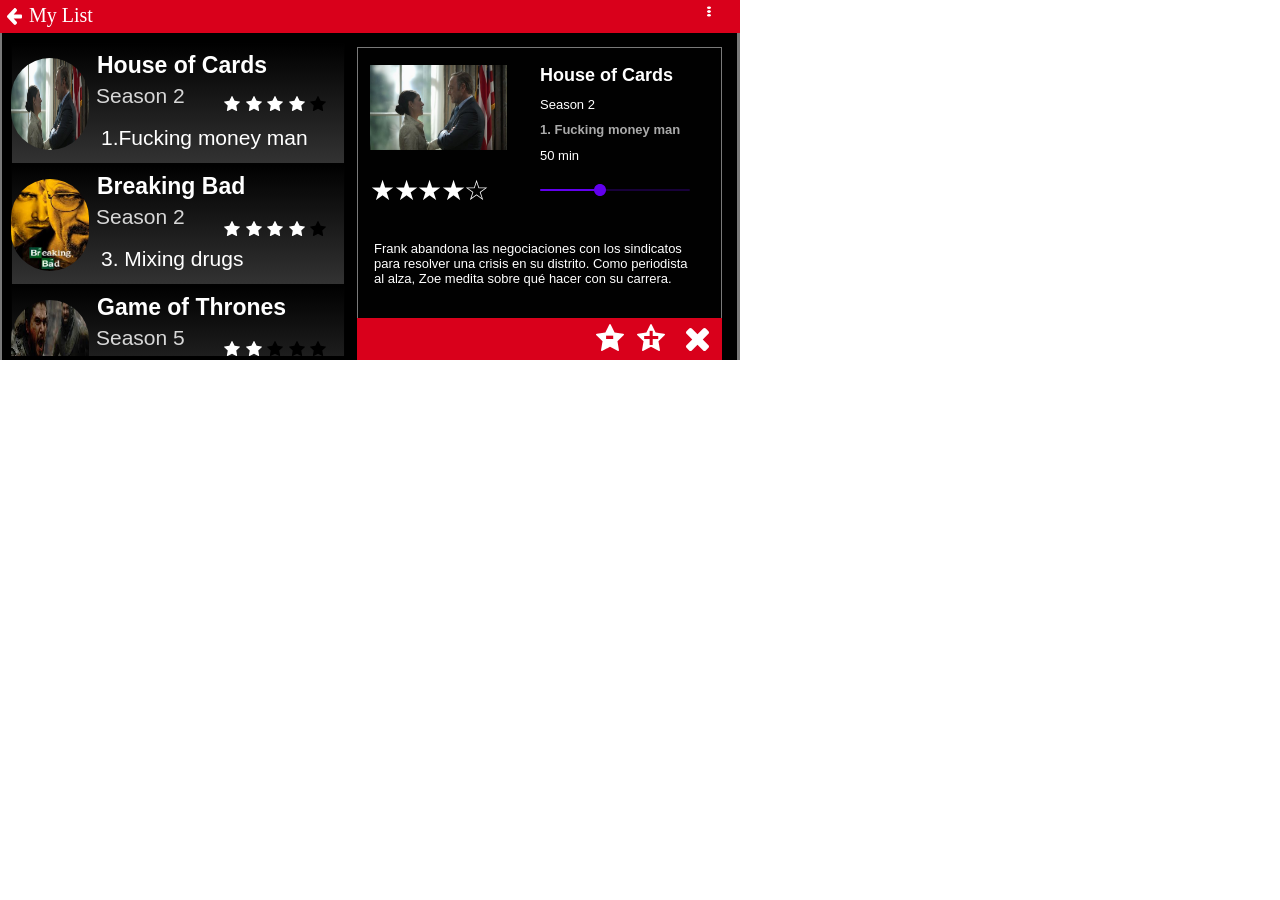
<file: prototip_publicat/my_list.html>
﻿<!DOCTYPE html>
<html>
  <head>
    <title>My List</title>
    <meta http-equiv="X-UA-Compatible" content="IE=edge"/>
    <meta http-equiv="content-type" content="text/html; charset=utf-8"/>
    <link href="resources/css/axure_rp_page.css" type="text/css" rel="stylesheet"/>
    <link href="data/styles.css" type="text/css" rel="stylesheet"/>
    <link href="files/my_list/styles.css" type="text/css" rel="stylesheet"/>
    <script src="resources/scripts/jquery-3.2.1.min.js"></script>
    <script src="resources/scripts/axure/axQuery.js"></script>
    <script src="resources/scripts/axure/globals.js"></script>
    <script src="resources/scripts/axutils.js"></script>
    <script src="resources/scripts/axure/annotation.js"></script>
    <script src="resources/scripts/axure/axQuery.std.js"></script>
    <script src="resources/scripts/axure/doc.js"></script>
    <script src="resources/scripts/messagecenter.js"></script>
    <script src="resources/scripts/axure/events.js"></script>
    <script src="resources/scripts/axure/recording.js"></script>
    <script src="resources/scripts/axure/action.js"></script>
    <script src="resources/scripts/axure/expr.js"></script>
    <script src="resources/scripts/axure/geometry.js"></script>
    <script src="resources/scripts/axure/flyout.js"></script>
    <script src="resources/scripts/axure/model.js"></script>
    <script src="resources/scripts/axure/repeater.js"></script>
    <script src="resources/scripts/axure/sto.js"></script>
    <script src="resources/scripts/axure/utils.temp.js"></script>
    <script src="resources/scripts/axure/variables.js"></script>
    <script src="resources/scripts/axure/drag.js"></script>
    <script src="resources/scripts/axure/move.js"></script>
    <script src="resources/scripts/axure/visibility.js"></script>
    <script src="resources/scripts/axure/style.js"></script>
    <script src="resources/scripts/axure/adaptive.js"></script>
    <script src="resources/scripts/axure/tree.js"></script>
    <script src="resources/scripts/axure/init.temp.js"></script>
    <script src="resources/scripts/axure/legacy.js"></script>
    <script src="resources/scripts/axure/viewer.js"></script>
    <script src="resources/scripts/axure/math.js"></script>
    <script src="resources/scripts/axure/jquery.nicescroll.min.js"></script>
    <script src="data/document.js"></script>
    <script src="files/my_list/data.js"></script>
    <script type="text/javascript">
      $axure.utils.getTransparentGifPath = function() { return 'resources/images/transparent.gif'; };
      $axure.utils.getOtherPath = function() { return 'resources/Other.html'; };
      $axure.utils.getReloadPath = function() { return 'resources/reload.html'; };
    </script>
  </head>
  <body>
    <div id="base" class="">

      <!-- Unnamed (Group) -->
      <div id="u130" class="ax_default" data-left="0" data-top="0" data-width="712" data-height="734">

        <!-- Unnamed (Rectangle) -->
        <div id="u131" class="ax_default shape1">
          <div id="u131_div" class=""></div>
          <div id="u131_text" class="text " style="display:none; visibility: hidden">
            <p></p>
          </div>
        </div>

        <!-- Unnamed (Dynamic Panel) -->
        <div id="u132" class="ax_default">
          <div id="u132_state0" class="panel_state" data-label="State1" style="">
            <div id="u132_state0_content" class="panel_state_content">

              <!-- Unnamed (Rectangle) -->
              <div id="u133" class="ax_default shape1">
                <div id="u133_div" class=""></div>
                <div id="u133_text" class="text " style="display:none; visibility: hidden">
                  <p></p>
                </div>
              </div>
            </div>
          </div>
        </div>

        <!-- Unnamed (Image) -->
        <div id="u134" class="ax_default image1">
          <img id="u134_img" class="img " src="images/home/u15.png"/>
          <div id="u134_text" class="text " style="display:none; visibility: hidden">
            <p></p>
          </div>
        </div>
      </div>

      <!-- Unnamed (Dynamic Panel) -->
      <div id="u135" class="ax_default ax_default_unplaced" style="display:none; visibility: hidden">
        <div id="u135_state0" class="panel_state" data-label="State1" style="">
          <div id="u135_state0_content" class="panel_state_content">

            <!-- Unnamed (Rectangle) -->
            <div id="u136" class="ax_default flow_shape ax_default_unplaced" style="display:none; visibility: hidden">
              <div id="u136_div" class=""></div>
              <div id="u136_text" class="text " style="display:none; visibility: hidden">
                <p></p>
              </div>
            </div>

            <!-- Unnamed (Rectangle) -->
            <div id="u137" class="ax_default heading_3 ax_default_unplaced" style="display:none; visibility: hidden">
              <div id="u137_div" class=""></div>
              <div id="u137_text" class="text ">
                <p><span>House of Cards</span></p>
              </div>
            </div>

            <!-- Unnamed (Rectangle) -->
            <div id="u138" class="ax_default heading_1 ax_default_unplaced" style="display:none; visibility: hidden">
              <div id="u138_div" class=""></div>
              <div id="u138_text" class="text ">
                <p><span>★★★★☆</span></p>
              </div>
            </div>

            <!-- snapshot (Image) -->
            <div id="u139" class="ax_default image ax_default_unplaced" data-label="snapshot" style="display:none; visibility: hidden">
              <img id="u139_img" class="img " src="resources/images/transparent.gif"/>
              <div id="u139_text" class="text " style="display:none; visibility: hidden">
                <p></p>
              </div>
            </div>

            <!-- sinopsis (Rectangle) -->
            <div id="u140" class="ax_default paragraph ax_default_unplaced" data-label="sinopsis" style="display:none; visibility: hidden">
              <div id="u140_div" class=""></div>
              <div id="u140_text" class="text ">
                <p><span>Frank abandona las negociaciones con los sindicatos para resolver una crisis en su distrito. Como periodista al alza, Zoe medita sobre qué hacer con su carrera.</span></p>
              </div>
            </div>

            <!-- title (Rectangle) -->
            <div id="u141" class="ax_default paragraph ax_default_unplaced" data-label="title" style="display:none; visibility: hidden">
              <div id="u141_div" class=""></div>
              <div id="u141_text" class="text ">
                <p><span>1. Fucking money man</span></p>
              </div>
            </div>

            <!-- duration (Rectangle) -->
            <div id="u142" class="ax_default paragraph ax_default_unplaced" data-label="duration" style="display:none; visibility: hidden">
              <div id="u142_div" class=""></div>
              <div id="u142_text" class="text ">
                <p><span>50 min</span></p>
              </div>
            </div>

            <!-- duration (Rectangle) -->
            <div id="u143" class="ax_default paragraph ax_default_unplaced" data-label="duration" style="display:none; visibility: hidden">
              <div id="u143_div" class=""></div>
              <div id="u143_text" class="text ">
                <p><span>Season 2</span></p>
              </div>
            </div>

            <!-- Unnamed (Group) -->
            <div id="u144" class="ax_default" data-left="183" data-top="137" data-width="150" data-height="12">

              <!-- Unnamed (Rectangle) -->
              <div id="u145" class="ax_default shape1">
                <div id="u145_div" class=""></div>
                <div id="u145_text" class="text " style="display:none; visibility: hidden">
                  <p></p>
                </div>
              </div>

              <!-- Unnamed (Rectangle) -->
              <div id="u146" class="ax_default shape1">
                <div id="u146_div" class=""></div>
                <div id="u146_text" class="text " style="display:none; visibility: hidden">
                  <p></p>
                </div>
              </div>

              <!-- Unnamed (Ellipse) -->
              <div id="u147" class="ax_default shape1">
                <img id="u147_img" class="img " src="images/my_list/u147.svg"/>
                <div id="u147_text" class="text " style="display:none; visibility: hidden">
                  <p></p>
                </div>
              </div>
            </div>
          </div>
        </div>
      </div>

      <!-- Unnamed (Group) -->
      <div id="u148" class="ax_default ax_default_unplaced" style="display:none; visibility: hidden" data-left="0" data-top="0" data-width="0" data-height="0">

        <!-- Unnamed (Group) -->
        <div id="u149" class="ax_default ax_default_unplaced" style="display:none; visibility: hidden" data-left="0" data-top="0" data-width="0" data-height="0">

          <!-- Unnamed (Rectangle) -->
          <div id="u150" class="ax_default shape1 ax_default_unplaced" style="display:none; visibility: hidden">
            <div id="u150_div" class=""></div>
            <div id="u150_text" class="text " style="display:none; visibility: hidden">
              <p></p>
            </div>
          </div>

          <!-- Unnamed (Shape) -->
          <div id="u151" class="ax_default icon ax_default_unplaced" style="display:none; visibility: hidden">
            <img id="u151_img" class="img " src="resources/images/transparent.gif"/>
            <div id="u151_text" class="text " style="display:none; visibility: hidden">
              <p></p>
            </div>
          </div>

          <!-- Unnamed (Shape) -->
          <div id="u152" class="ax_default icon ax_default_unplaced" style="display:none; visibility: hidden">
            <img id="u152_img" class="img " src="resources/images/transparent.gif"/>
            <div id="u152_text" class="text " style="display:none; visibility: hidden">
              <p></p>
            </div>
          </div>

          <!-- Unnamed (Shape) -->
          <div id="u153" class="ax_default icon ax_default_unplaced" style="display:none; visibility: hidden">
            <img id="u153_img" class="img " src="resources/images/transparent.gif"/>
            <div id="u153_text" class="text " style="display:none; visibility: hidden">
              <p></p>
            </div>
          </div>
        </div>

        <!-- Unnamed (Rectangle) -->
        <div id="u154" class="ax_default label ax_default_unplaced" style="display:none; visibility: hidden">
          <div id="u154_div" class=""></div>
          <div id="u154_text" class="text ">
            <p><span>+</span></p>
          </div>
        </div>

        <!-- Unnamed (Rectangle) -->
        <div id="u155" class="ax_default label ax_default_unplaced" style="display:none; visibility: hidden">
          <div id="u155_div" class=""></div>
          <div id="u155_text" class="text ">
            <p><span>-</span></p>
          </div>
        </div>
      </div>

      <!-- Unnamed (Shape) -->
      <div id="u156" class="ax_default icon">
        <img id="u156_img" class="img " src="images/my_list/u156.svg"/>
        <div id="u156_text" class="text " style="display:none; visibility: hidden">
          <p></p>
        </div>
      </div>

      <!-- Unnamed (Shape) -->
      <div id="u157" class="ax_default flow_shape">
        <img id="u157_img" class="img " src="images/item_info/u95.svg"/>
        <div id="u157_text" class="text " style="display:none; visibility: hidden">
          <p></p>
        </div>
      </div>

      <!-- Unnamed (Dynamic Panel) -->
      <div id="u158" class="ax_default">
        <div id="u158_state0" class="panel_state" data-label="State1" style="">
          <div id="u158_state0_content" class="panel_state_content">

            <!-- Unnamed (Repeater) -->
            <div id="u159" class="ax_default">
              <script id="u159_script" type="axure-repeater-template">

                <!-- Unnamed (Rectangle) -->
                <div id="u160" class="ax_default box_1 u160">
                  <img id="u160_img" class="img u160_img" src="images/my_list/u160.svg"/>
                  <div id="u160_text" class="text u160_text" style="display:none; visibility: hidden">
                    <p></p>
                  </div>
                </div>

                <!-- PanellImatge (Dynamic Panel) -->
                <div id="u161" class="ax_default ax_default_unplaced u161" data-label="PanellImatge" style="display:none; visibility: hidden">
                  <div id="u161_state0" class="panel_state u161_state0" data-label="State1" style="">
                    <div id="u161_state0_content" class="panel_state_content u161_state0_content">
                    </div>
                  </div>
                </div>

                <!-- Unnamed (Rectangle) -->
                <div id="u162" class="ax_default label u162">
                  <div id="u162_div" class="u162_div"></div>
                  <div id="u162_text" class="text u162_text">
                    <p><span>Serie Name</span></p><p><span><br></span></p>
                  </div>
                </div>

                <!-- Unnamed (Rectangle) -->
                <div id="u163" class="ax_default label u163">
                  <div id="u163_div" class="u163_div"></div>
                  <div id="u163_text" class="text u163_text">
                    <p><span>Temporada 1</span></p>
                  </div>
                </div>

                <!-- Unnamed (Rectangle) -->
                <div id="u164" class="ax_default label u164">
                  <div id="u164_div" class="u164_div"></div>
                  <div id="u164_text" class="text u164_text">
                    <p><span>Capítol 2</span></p>
                  </div>
                </div>

                <!-- Unnamed (Image) -->
                <div id="u165" class="ax_default image u165">
                  <img id="u165_img" class="img u165_img" src="images/my_list/u165.svg"/>
                  <div id="u165_text" class="text u165_text" style="display:none; visibility: hidden">
                    <p></p>
                  </div>
                </div>
              </script>
              <div id="u159-1" class="preeval" style="width: 334px; height: 121px;">

                <!-- Unnamed (Rectangle) -->
                <div id="u160-1" class="ax_default box_1 u160" style="width: 334px; height: 121px; left: 0px; top: 0px;visibility: inherit">
                  <img id="u160-1_img" class="img u160_img" src="images/my_list/u160.svg"/>
                  <div id="u160-1_text" class="text u160_text" style="display:none; visibility: hidden">
                    <p></p>
                  </div>
                </div>

                <!-- PanellImatge (Dynamic Panel) -->
                <div id="u161-1" class="ax_default ax_default_unplaced u161" data-label="PanellImatge" style="display:none; visibility: hidden">
                  <div id="u161-1_state0" class="panel_state u161_state0" data-label="State1" style=" width: 82px; height: 90px;visibility: inherit">
                    <div id="u161-1_state0_content" class="panel_state_content u161_state0_content" style="visibility: inherit">
                    </div>
                  </div>
                </div>

                <!-- Unnamed (Rectangle) -->
                <div id="u162-1" class="ax_default label u162" style="width: 194px; height: 34px; left: 86px; top: 9px;visibility: inherit">
                  <div id="u162-1_div" class="u162_div" style="width: 194px; height: 34px;visibility: inherit"></div>
                  <div id="u162-1_text" class="text u162_text" style="visibility: inherit">
                    <p><span>House of Cards</span></p>
                  </div>
                </div>

                <!-- Unnamed (Rectangle) -->
                <div id="u163-1" class="ax_default label u163" style="width: 182px; height: 24px; left: 85px; top: 41px;visibility: inherit">
                  <div id="u163-1_div" class="u163_div" style="width: 182px; height: 24px;visibility: inherit"></div>
                  <div id="u163-1_text" class="text u163_text" style="visibility: inherit">
                    <p><span>Season 2</span></p>
                  </div>
                </div>

                <!-- Unnamed (Rectangle) -->
                <div id="u164-1" class="ax_default label u164" style="width: 211px; height: 24px; left: 90px; top: 83px;visibility: inherit">
                  <div id="u164-1_div" class="u164_div" style="width: 211px; height: 24px;visibility: inherit"></div>
                  <div id="u164-1_text" class="text u164_text" style="visibility: inherit">
                    <p><span>1.Fucking money man</span></p>
                  </div>
                </div>

                <!-- Unnamed (Image) -->
                <div id="u165-1" class="ax_default image u165" style="width: 78px; height: 92px; left: 0px; top: 15px;visibility: inherit">
                  <img id="u165-1_img" class="img u165_img" src="images/my_list/u165-0.svg"/>
                  <div id="u165-1_text" class="text u165_text" style="display:none; visibility: hidden">
                    <p></p>
                  </div>
                </div>
              </div>
              <div id="u159-2" class="preeval" style="width: 334px; height: 121px;">

                <!-- Unnamed (Rectangle) -->
                <div id="u160-2" class="ax_default box_1 u160" style="width: 334px; height: 121px; left: 0px; top: 0px;visibility: inherit">
                  <img id="u160-2_img" class="img u160_img" src="images/my_list/u160.svg"/>
                  <div id="u160-2_text" class="text u160_text" style="display:none; visibility: hidden">
                    <p></p>
                  </div>
                </div>

                <!-- PanellImatge (Dynamic Panel) -->
                <div id="u161-2" class="ax_default ax_default_unplaced u161" data-label="PanellImatge" style="display:none; visibility: hidden">
                  <div id="u161-2_state0" class="panel_state u161_state0" data-label="State1" style=" width: 82px; height: 90px;visibility: inherit">
                    <div id="u161-2_state0_content" class="panel_state_content u161_state0_content" style="visibility: inherit">
                    </div>
                  </div>
                </div>

                <!-- Unnamed (Rectangle) -->
                <div id="u162-2" class="ax_default label u162" style="width: 194px; height: 34px; left: 86px; top: 9px;visibility: inherit">
                  <div id="u162-2_div" class="u162_div" style="width: 194px; height: 34px;visibility: inherit"></div>
                  <div id="u162-2_text" class="text u162_text" style="visibility: inherit">
                    <p><span>Breaking Bad</span></p>
                  </div>
                </div>

                <!-- Unnamed (Rectangle) -->
                <div id="u163-2" class="ax_default label u163" style="width: 182px; height: 24px; left: 85px; top: 41px;visibility: inherit">
                  <div id="u163-2_div" class="u163_div" style="width: 182px; height: 24px;visibility: inherit"></div>
                  <div id="u163-2_text" class="text u163_text" style="visibility: inherit">
                    <p><span>Season 2</span></p>
                  </div>
                </div>

                <!-- Unnamed (Rectangle) -->
                <div id="u164-2" class="ax_default label u164" style="width: 211px; height: 24px; left: 90px; top: 83px;visibility: inherit">
                  <div id="u164-2_div" class="u164_div" style="width: 211px; height: 24px;visibility: inherit"></div>
                  <div id="u164-2_text" class="text u164_text" style="visibility: inherit">
                    <p><span>3. Mixing drugs</span></p>
                  </div>
                </div>

                <!-- Unnamed (Image) -->
                <div id="u165-2" class="ax_default image u165" style="width: 78px; height: 92px; left: 0px; top: 15px;visibility: inherit">
                  <img id="u165-2_img" class="img u165_img" src="images/my_list/u165-1.svg"/>
                  <div id="u165-2_text" class="text u165_text" style="display:none; visibility: hidden">
                    <p></p>
                  </div>
                </div>
              </div>
              <div id="u159-3" class="preeval" style="width: 334px; height: 121px;">

                <!-- Unnamed (Rectangle) -->
                <div id="u160-3" class="ax_default box_1 u160" style="width: 334px; height: 121px; left: 0px; top: 0px;visibility: inherit">
                  <img id="u160-3_img" class="img u160_img" src="images/my_list/u160.svg"/>
                  <div id="u160-3_text" class="text u160_text" style="display:none; visibility: hidden">
                    <p></p>
                  </div>
                </div>

                <!-- PanellImatge (Dynamic Panel) -->
                <div id="u161-3" class="ax_default ax_default_unplaced u161" data-label="PanellImatge" style="display:none; visibility: hidden">
                  <div id="u161-3_state0" class="panel_state u161_state0" data-label="State1" style=" width: 82px; height: 90px;visibility: inherit">
                    <div id="u161-3_state0_content" class="panel_state_content u161_state0_content" style="visibility: inherit">
                    </div>
                  </div>
                </div>

                <!-- Unnamed (Rectangle) -->
                <div id="u162-3" class="ax_default label u162" style="width: 194px; height: 34px; left: 86px; top: 9px;visibility: inherit">
                  <div id="u162-3_div" class="u162_div" style="width: 194px; height: 34px;visibility: inherit"></div>
                  <div id="u162-3_text" class="text u162_text" style="visibility: inherit">
                    <p><span>Game of Thrones</span></p>
                  </div>
                </div>

                <!-- Unnamed (Rectangle) -->
                <div id="u163-3" class="ax_default label u163" style="width: 182px; height: 24px; left: 85px; top: 41px;visibility: inherit">
                  <div id="u163-3_div" class="u163_div" style="width: 182px; height: 24px;visibility: inherit"></div>
                  <div id="u163-3_text" class="text u163_text" style="visibility: inherit">
                    <p><span>Season 5</span></p>
                  </div>
                </div>

                <!-- Unnamed (Rectangle) -->
                <div id="u164-3" class="ax_default label u164" style="width: 211px; height: 24px; left: 90px; top: 83px;visibility: inherit">
                  <div id="u164-3_div" class="u164_div" style="width: 211px; height: 24px;visibility: inherit"></div>
                  <div id="u164-3_text" class="text u164_text" style="visibility: inherit">
                    <p><span>1. Winter is coming</span></p>
                  </div>
                </div>

                <!-- Unnamed (Image) -->
                <div id="u165-3" class="ax_default image u165" style="width: 78px; height: 92px; left: 0px; top: 15px;visibility: inherit">
                  <img id="u165-3_img" class="img u165_img" src="images/my_list/u165-2.svg"/>
                  <div id="u165-3_text" class="text u165_text" style="display:none; visibility: hidden">
                    <p></p>
                  </div>
                </div>
              </div>
            </div>
          </div>
        </div>
      </div>

      <!-- Unnamed (Group) -->
      <div id="u166" class="ax_default" data-left="224" data-top="341" data-width="102" data-height="15">

        <!-- Unnamed (Shape) -->
        <div id="u167" class="ax_default icon">
          <img id="u167_img" class="img " src="images/my_list/u167.svg"/>
          <div id="u167_text" class="text " style="display:none; visibility: hidden">
            <p></p>
          </div>
        </div>

        <!-- Unnamed (Shape) -->
        <div id="u168" class="ax_default icon">
          <img id="u168_img" class="img " src="images/my_list/u167.svg"/>
          <div id="u168_text" class="text " style="display:none; visibility: hidden">
            <p></p>
          </div>
        </div>

        <!-- Unnamed (Shape) -->
        <div id="u169" class="ax_default icon">
          <img id="u169_img" class="img " src="images/my_list/u169.svg"/>
          <div id="u169_text" class="text " style="display:none; visibility: hidden">
            <p></p>
          </div>
        </div>

        <!-- Unnamed (Shape) -->
        <div id="u170" class="ax_default icon">
          <img id="u170_img" class="img " src="images/my_list/u169.svg"/>
          <div id="u170_text" class="text " style="display:none; visibility: hidden">
            <p></p>
          </div>
        </div>

        <!-- Unnamed (Shape) -->
        <div id="u171" class="ax_default icon">
          <img id="u171_img" class="img " src="images/my_list/u169.svg"/>
          <div id="u171_text" class="text " style="display:none; visibility: hidden">
            <p></p>
          </div>
        </div>
      </div>

      <!-- Unnamed (Group) -->
      <div id="u172" class="ax_default" data-left="224" data-top="221" data-width="102" data-height="15">

        <!-- Unnamed (Shape) -->
        <div id="u173" class="ax_default icon">
          <img id="u173_img" class="img " src="images/my_list/u167.svg"/>
          <div id="u173_text" class="text " style="display:none; visibility: hidden">
            <p></p>
          </div>
        </div>

        <!-- Unnamed (Shape) -->
        <div id="u174" class="ax_default icon">
          <img id="u174_img" class="img " src="images/my_list/u167.svg"/>
          <div id="u174_text" class="text " style="display:none; visibility: hidden">
            <p></p>
          </div>
        </div>

        <!-- Unnamed (Shape) -->
        <div id="u175" class="ax_default icon">
          <img id="u175_img" class="img " src="images/my_list/u167.svg"/>
          <div id="u175_text" class="text " style="display:none; visibility: hidden">
            <p></p>
          </div>
        </div>

        <!-- Unnamed (Shape) -->
        <div id="u176" class="ax_default icon">
          <img id="u176_img" class="img " src="images/my_list/u169.svg"/>
          <div id="u176_text" class="text " style="display:none; visibility: hidden">
            <p></p>
          </div>
        </div>

        <!-- Unnamed (Shape) -->
        <div id="u177" class="ax_default icon">
          <img id="u177_img" class="img " src="images/my_list/u167.svg"/>
          <div id="u177_text" class="text " style="display:none; visibility: hidden">
            <p></p>
          </div>
        </div>
      </div>

      <!-- Unnamed (Group) -->
      <div id="u178" class="ax_default" data-left="224" data-top="96" data-width="102" data-height="15">

        <!-- Unnamed (Shape) -->
        <div id="u179" class="ax_default icon">
          <img id="u179_img" class="img " src="images/my_list/u167.svg"/>
          <div id="u179_text" class="text " style="display:none; visibility: hidden">
            <p></p>
          </div>
        </div>

        <!-- Unnamed (Shape) -->
        <div id="u180" class="ax_default icon">
          <img id="u180_img" class="img " src="images/my_list/u167.svg"/>
          <div id="u180_text" class="text " style="display:none; visibility: hidden">
            <p></p>
          </div>
        </div>

        <!-- Unnamed (Shape) -->
        <div id="u181" class="ax_default icon">
          <img id="u181_img" class="img " src="images/my_list/u167.svg"/>
          <div id="u181_text" class="text " style="display:none; visibility: hidden">
            <p></p>
          </div>
        </div>

        <!-- Unnamed (Shape) -->
        <div id="u182" class="ax_default icon">
          <img id="u182_img" class="img " src="images/my_list/u169.svg"/>
          <div id="u182_text" class="text " style="display:none; visibility: hidden">
            <p></p>
          </div>
        </div>

        <!-- Unnamed (Shape) -->
        <div id="u183" class="ax_default icon">
          <img id="u183_img" class="img " src="images/my_list/u167.svg"/>
          <div id="u183_text" class="text " style="display:none; visibility: hidden">
            <p></p>
          </div>
        </div>
      </div>

      <!-- Unnamed (Rectangle) -->
      <div id="u184" class="ax_default paragraph">
        <div id="u184_div" class=""></div>
        <div id="u184_text" class="text ">
          <p><span>My List</span></p>
        </div>
      </div>
    </div>
    <script src="resources/scripts/axure/ios.js"></script>
  </body>
</html>
</file>
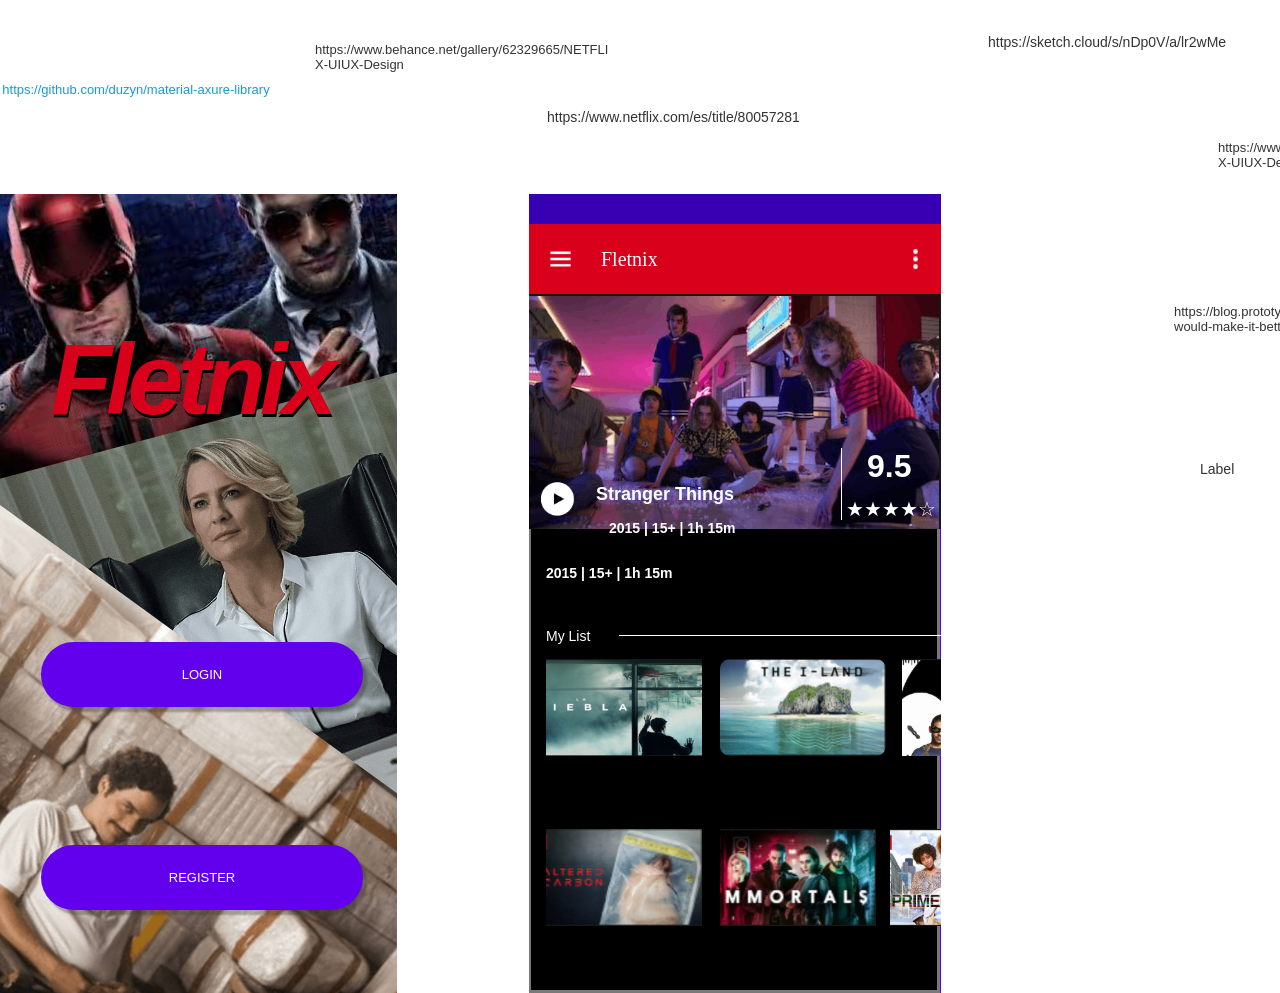
<file: prototip_publicat/page_1.html>
﻿<!DOCTYPE html>
<html>
  <head>
    <title>Page 1</title>
    <meta http-equiv="X-UA-Compatible" content="IE=edge"/>
    <meta http-equiv="content-type" content="text/html; charset=utf-8"/>
    <link href="resources/css/axure_rp_page.css" type="text/css" rel="stylesheet"/>
    <link href="data/styles.css" type="text/css" rel="stylesheet"/>
    <link href="files/page_1/styles.css" type="text/css" rel="stylesheet"/>
    <script src="resources/scripts/jquery-3.2.1.min.js"></script>
    <script src="resources/scripts/axure/axQuery.js"></script>
    <script src="resources/scripts/axure/globals.js"></script>
    <script src="resources/scripts/axutils.js"></script>
    <script src="resources/scripts/axure/annotation.js"></script>
    <script src="resources/scripts/axure/axQuery.std.js"></script>
    <script src="resources/scripts/axure/doc.js"></script>
    <script src="resources/scripts/messagecenter.js"></script>
    <script src="resources/scripts/axure/events.js"></script>
    <script src="resources/scripts/axure/recording.js"></script>
    <script src="resources/scripts/axure/action.js"></script>
    <script src="resources/scripts/axure/expr.js"></script>
    <script src="resources/scripts/axure/geometry.js"></script>
    <script src="resources/scripts/axure/flyout.js"></script>
    <script src="resources/scripts/axure/model.js"></script>
    <script src="resources/scripts/axure/repeater.js"></script>
    <script src="resources/scripts/axure/sto.js"></script>
    <script src="resources/scripts/axure/utils.temp.js"></script>
    <script src="resources/scripts/axure/variables.js"></script>
    <script src="resources/scripts/axure/drag.js"></script>
    <script src="resources/scripts/axure/move.js"></script>
    <script src="resources/scripts/axure/visibility.js"></script>
    <script src="resources/scripts/axure/style.js"></script>
    <script src="resources/scripts/axure/adaptive.js"></script>
    <script src="resources/scripts/axure/tree.js"></script>
    <script src="resources/scripts/axure/init.temp.js"></script>
    <script src="resources/scripts/axure/legacy.js"></script>
    <script src="resources/scripts/axure/viewer.js"></script>
    <script src="resources/scripts/axure/math.js"></script>
    <script src="resources/scripts/axure/jquery.nicescroll.min.js"></script>
    <script src="data/document.js"></script>
    <script src="files/page_1/data.js"></script>
    <script type="text/javascript">
      $axure.utils.getTransparentGifPath = function() { return 'resources/images/transparent.gif'; };
      $axure.utils.getOtherPath = function() { return 'resources/Other.html'; };
      $axure.utils.getReloadPath = function() { return 'resources/reload.html'; };
    </script>
  </head>
  <body>
    <div id="base" class="">

      <!-- Unnamed (Dynamic Panel) -->
      <div id="u0" class="ax_default">
        <div id="u0_state0" class="panel_state" data-label="State1" style="">
          <div id="u0_state0_content" class="panel_state_content">

            <!-- Unnamed (Rectangle) -->
            <div id="u1" class="ax_default box_1">
              <div id="u1_div" class=""></div>
              <div id="u1_text" class="text " style="display:none; visibility: hidden">
                <p></p>
              </div>
            </div>

            <!-- Unnamed (Image) -->
            <div id="u2" class="ax_default image">
              <img id="u2_img" class="img " src="images/page_1/u2.png"/>
              <div id="u2_text" class="text " style="display:none; visibility: hidden">
                <p></p>
              </div>
            </div>

            <!-- Unnamed (Image) -->
            <div id="u3" class="ax_default image">
              <img id="u3_img" class="img " src="images/page_1/u3.png"/>
              <div id="u3_text" class="text " style="display:none; visibility: hidden">
                <p></p>
              </div>
            </div>

            <!-- Unnamed (Image) -->
            <div id="u4" class="ax_default image">
              <img id="u4_img" class="img " src="images/page_1/u4.png"/>
              <div id="u4_text" class="text " style="display:none; visibility: hidden">
                <p></p>
              </div>
            </div>
          </div>
        </div>
      </div>

      <!-- Unnamed (Rectangle) -->
      <div id="u5" class="ax_default label">
        <img id="u5_img" class="img " src="images/page_1/u5.svg"/>
        <div id="u5_text" class="text ">
          <p><span>Fletnix</span></p>
        </div>
      </div>

      <!-- Unnamed (Rectangle) -->
      <div id="u6" class="ax_default link_button">
        <div id="u6_div" class=""></div>
        <div id="u6_text" class="text ">
          <p><span>https://github.com/duzyn/material-axure-library</span></p>
        </div>
      </div>

      <!-- Unnamed (Group) -->
      <div id="u7" class="ax_default" data-left="655" data-top="194" data-width="412" data-height="799">

        <!-- Unnamed (Rectangle) -->
        <div id="u8" class="ax_default shape1">
          <div id="u8_div" class=""></div>
          <div id="u8_text" class="text ">
            <p><span>Fletnix</span></p>
          </div>
        </div>

        <!-- Unnamed (Image) -->
        <div id="u9" class="ax_default image1">
          <img id="u9_img" class="img " src="images/page_1/u9.png"/>
          <div id="u9_text" class="text " style="display:none; visibility: hidden">
            <p></p>
          </div>
        </div>

        <!-- Unnamed (Rectangle) -->
        <div id="u10" class="ax_default shape1">
          <div id="u10_div" class=""></div>
          <div id="u10_text" class="text " style="display:none; visibility: hidden">
            <p></p>
          </div>
        </div>

        <!-- Unnamed (Image) -->
        <div id="u11" class="ax_default image1">
          <img id="u11_img" class="img " src="images/page_1/u11.png"/>
          <div id="u11_text" class="text " style="display:none; visibility: hidden">
            <p></p>
          </div>
        </div>

        <!-- Unnamed (Rectangle) -->
        <div id="u12" class="ax_default shape1">
          <div id="u12_div" class=""></div>
          <div id="u12_text" class="text " style="display:none; visibility: hidden">
            <p></p>
          </div>
        </div>

        <!-- Unnamed (Dynamic Panel) -->
        <div id="u13" class="ax_default">
          <div id="u13_state0" class="panel_state" data-label="State1" style="">
            <div id="u13_state0_content" class="panel_state_content">

              <!-- Unnamed (Rectangle) -->
              <div id="u14" class="ax_default shape1">
                <div id="u14_div" class=""></div>
                <div id="u14_text" class="text " style="display:none; visibility: hidden">
                  <p></p>
                </div>
              </div>

              <!-- Unnamed (Image) -->
              <div id="u15" class="ax_default image">
                <img id="u15_img" class="img " src="images/page_1/u15.png"/>
                <div id="u15_text" class="text " style="display:none; visibility: hidden">
                  <p></p>
                </div>
              </div>

              <!-- Unnamed (Rectangle) -->
              <div id="u16" class="ax_default heading_4">
                <div id="u16_div" class=""></div>
                <div id="u16_text" class="text ">
                  <p><span style="font-family:'Arial Negreta', 'Arial Normal', 'Arial';font-weight:700;">2015 | 15+ | 1h 15m</span></p>
                </div>
              </div>

              <!-- Unnamed (Group) -->
              <div id="u17" class="ax_default" data-left="312" data-top="154" data-width="89" data-height="72">

                <!-- Unnamed (Vertical Line) -->
                <div id="u18" class="ax_default line">
                  <img id="u18_img" class="img " src="images/page_1/u18.svg"/>
                  <div id="u18_text" class="text " style="display:none; visibility: hidden">
                    <p></p>
                  </div>
                </div>

                <!-- Unnamed (Rectangle) -->
                <div id="u19" class="ax_default heading_1">
                  <div id="u19_div" class=""></div>
                  <div id="u19_text" class="text ">
                    <p><span>9.5</span></p>
                  </div>
                </div>

                <!-- Unnamed (Rectangle) -->
                <div id="u20" class="ax_default heading_1">
                  <div id="u20_div" class=""></div>
                  <div id="u20_text" class="text ">
                    <p><span>★★★★☆</span></p>
                  </div>
                </div>
              </div>

              <!-- Unnamed (Rectangle) -->
              <div id="u21" class="ax_default heading_3">
                <div id="u21_div" class=""></div>
                <div id="u21_text" class="text ">
                  <p><span>Stranger Things</span></p>
                </div>
              </div>

              <!-- Unnamed (Rectangle) -->
              <div id="u22" class="ax_default heading_4">
                <div id="u22_div" class=""></div>
                <div id="u22_text" class="text ">
                  <p><span style="font-family:'Arial Negreta', 'Arial Normal', 'Arial';font-weight:700;">2015 | 15+ | 1h 15m</span></p>
                </div>
              </div>

              <!-- Unnamed (Rectangle) -->
              <div id="u23" class="ax_default heading_4">
                <div id="u23_div" class=""></div>
                <div id="u23_text" class="text ">
                  <p><span>My List</span></p>
                </div>
              </div>

              <!-- Unnamed (Line) -->
              <div id="u24" class="ax_default line">
                <img id="u24_img" class="img " src="images/page_1/u24.svg"/>
                <div id="u24_text" class="text " style="display:none; visibility: hidden">
                  <p></p>
                </div>
              </div>

              <!-- Unnamed (Image) -->
              <div id="u25" class="ax_default image">
                <img id="u25_img" class="img " src="images/page_1/u25.png"/>
                <div id="u25_text" class="text " style="display:none; visibility: hidden">
                  <p></p>
                </div>
              </div>

              <!-- Unnamed (Image) -->
              <div id="u26" class="ax_default image">
                <img id="u26_img" class="img " src="images/page_1/u26.png"/>
                <div id="u26_text" class="text " style="display:none; visibility: hidden">
                  <p></p>
                </div>
              </div>

              <!-- Unnamed (Image) -->
              <div id="u27" class="ax_default image">
                <img id="u27_img" class="img " src="images/page_1/u27.png"/>
                <div id="u27_text" class="text " style="display:none; visibility: hidden">
                  <p></p>
                </div>
              </div>

              <!-- Unnamed (Image) -->
              <div id="u28" class="ax_default image">
                <img id="u28_img" class="img " src="images/page_1/u28.png"/>
                <div id="u28_text" class="text " style="display:none; visibility: hidden">
                  <p></p>
                </div>
              </div>

              <!-- Unnamed (Image) -->
              <div id="u29" class="ax_default image">
                <img id="u29_img" class="img " src="images/page_1/u29.png"/>
                <div id="u29_text" class="text " style="display:none; visibility: hidden">
                  <p></p>
                </div>
              </div>

              <!-- Unnamed (Image) -->
              <div id="u30" class="ax_default image">
                <img id="u30_img" class="img " src="images/page_1/u30.svg"/>
                <div id="u30_text" class="text " style="display:none; visibility: hidden">
                  <p></p>
                </div>
              </div>

              <!-- Unnamed (Image) -->
              <div id="u31" class="ax_default image">
                <img id="u31_img" class="img " src="images/page_1/u31.png"/>
                <div id="u31_text" class="text " style="display:none; visibility: hidden">
                  <p></p>
                </div>
              </div>

              <!-- Unnamed (Repeater) -->
              <div id="u32" class="ax_default">
                <script id="u32_script" type="axure-repeater-template">

                  <!-- Unnamed (Rectangle) -->
                  <div id="u33" class="ax_default box_1 u33">
                    <div id="u33_div" class="u33_div"></div>
                    <div id="u33_text" class="text u33_text" style="display:none; visibility: hidden">
                      <p></p>
                    </div>
                  </div>
                </script>
                <div id="u32-1" class="preeval" style="width: 100px; height: 30px;">

                  <!-- Unnamed (Rectangle) -->
                  <div id="u33-1" class="ax_default box_1 u33" style="width: 100px; height: 30px; left: 0px; top: 0px;visibility: inherit">
                    <div id="u33-1_div" class="u33_div" style="width: 100px; height: 30px;visibility: inherit"></div>
                    <div id="u33-1_text" class="text u33_text" style="visibility: inherit">
                      <p><span>1</span></p>
                    </div>
                  </div>
                </div>
                <div id="u32-2" class="preeval" style="width: 100px; height: 30px;">

                  <!-- Unnamed (Rectangle) -->
                  <div id="u33-2" class="ax_default box_1 u33" style="width: 100px; height: 30px; left: 0px; top: 0px;visibility: inherit">
                    <div id="u33-2_div" class="u33_div" style="width: 100px; height: 30px;visibility: inherit"></div>
                    <div id="u33-2_text" class="text u33_text" style="visibility: inherit">
                      <p><span>2</span></p>
                    </div>
                  </div>
                </div>
                <div id="u32-3" class="preeval" style="width: 100px; height: 30px;">

                  <!-- Unnamed (Rectangle) -->
                  <div id="u33-3" class="ax_default box_1 u33" style="width: 100px; height: 30px; left: 0px; top: 0px;visibility: inherit">
                    <div id="u33-3_div" class="u33_div" style="width: 100px; height: 30px;visibility: inherit"></div>
                    <div id="u33-3_text" class="text u33_text" style="visibility: inherit">
                      <p><span>3</span></p>
                    </div>
                  </div>
                </div>
              </div>
            </div>
          </div>
        </div>
      </div>

      <!-- Unnamed (Rectangle) -->
      <div id="u34" class="ax_default shape1">
        <div id="u34_div" class=""></div>
        <div id="u34_text" class="text ">
          <p><span>LOGIN</span></p>
        </div>
      </div>

      <!-- Unnamed (Rectangle) -->
      <div id="u35" class="ax_default shape1">
        <div id="u35_div" class=""></div>
        <div id="u35_text" class="text ">
          <p><span>REGISTER</span></p>
        </div>
      </div>

      <!-- Unnamed (Rectangle) -->
      <div id="u36" class="ax_default label">
        <img id="u36_img" class="img " src="images/page_1/u36.svg"/>
        <div id="u36_text" class="text ">
          <p><span>Fletnix</span></p>
        </div>
      </div>

      <!-- Unnamed (Rectangle) -->
      <div id="u37" class="ax_default label">
        <div id="u37_div" class=""></div>
        <div id="u37_text" class="text ">
          <p><span>https://www.netflix.com/es/title/80057281</span></p>
        </div>
      </div>

      <!-- Unnamed (Rectangle) -->
      <div id="u38" class="ax_default label">
        <div id="u38_div" class=""></div>
        <div id="u38_text" class="text ">
          <p><span>https://sketch.cloud/s/nDp0V/a/lr2wMe</span></p>
        </div>
      </div>

      <!-- Unnamed (Rectangle) -->
      <div id="u39" class="ax_default paragraph">
        <div id="u39_div" class=""></div>
        <div id="u39_text" class="text ">
          <p><span>https://blog.prototypr.io/netflix-ui-is-bad-heres-how-i-would-make-it-better-11724c445c74</span></p>
        </div>
      </div>

      <!-- Unnamed (Rectangle) -->
      <div id="u40" class="ax_default label">
        <div id="u40_div" class=""></div>
        <div id="u40_text" class="text ">
          <p><span>Label</span></p>
        </div>
      </div>

      <!-- Unnamed (Rectangle) -->
      <div id="u41" class="ax_default paragraph">
        <div id="u41_div" class=""></div>
        <div id="u41_text" class="text ">
          <p><span>https://www.behance.net/gallery/62329665/NETFLIX-UIUX-Design</span></p>
        </div>
      </div>

      <!-- Unnamed (Rectangle) -->
      <div id="u42" class="ax_default paragraph">
        <div id="u42_div" class=""></div>
        <div id="u42_text" class="text ">
          <p><span>https://www.behance.net/gallery/62329665/NETFLIX-UIUX-Design</span></p>
        </div>
      </div>
    </div>
    <script src="resources/scripts/axure/ios.js"></script>
  </body>
</html>
</file>
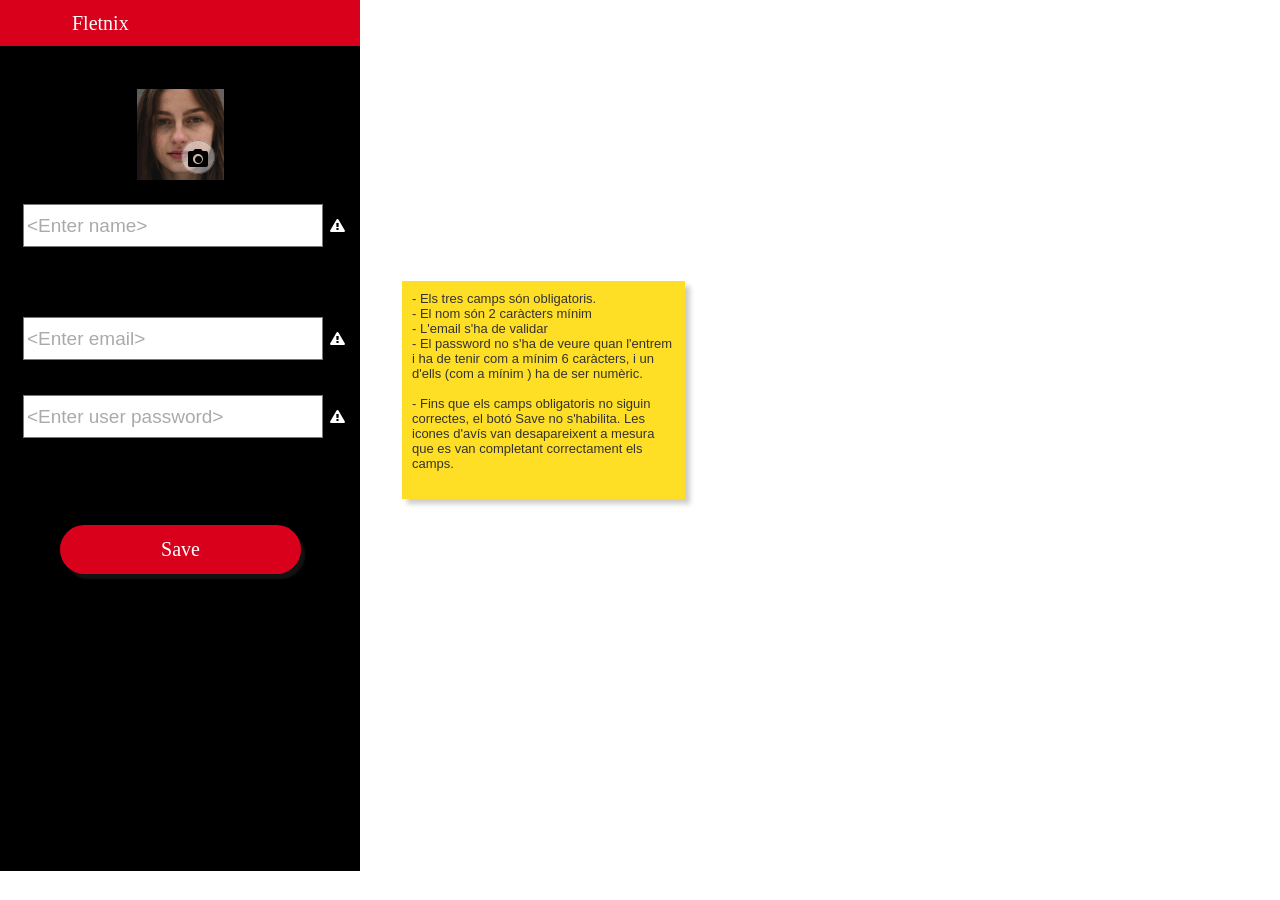
<file: prototip_publicat/register.html>
﻿<!DOCTYPE html>
<html>
  <head>
    <title>Register</title>
    <meta http-equiv="X-UA-Compatible" content="IE=edge"/>
    <meta http-equiv="content-type" content="text/html; charset=utf-8"/>
    <link href="resources/css/axure_rp_page.css" type="text/css" rel="stylesheet"/>
    <link href="data/styles.css" type="text/css" rel="stylesheet"/>
    <link href="files/register/styles.css" type="text/css" rel="stylesheet"/>
    <script src="resources/scripts/jquery-3.2.1.min.js"></script>
    <script src="resources/scripts/axure/axQuery.js"></script>
    <script src="resources/scripts/axure/globals.js"></script>
    <script src="resources/scripts/axutils.js"></script>
    <script src="resources/scripts/axure/annotation.js"></script>
    <script src="resources/scripts/axure/axQuery.std.js"></script>
    <script src="resources/scripts/axure/doc.js"></script>
    <script src="resources/scripts/messagecenter.js"></script>
    <script src="resources/scripts/axure/events.js"></script>
    <script src="resources/scripts/axure/recording.js"></script>
    <script src="resources/scripts/axure/action.js"></script>
    <script src="resources/scripts/axure/expr.js"></script>
    <script src="resources/scripts/axure/geometry.js"></script>
    <script src="resources/scripts/axure/flyout.js"></script>
    <script src="resources/scripts/axure/model.js"></script>
    <script src="resources/scripts/axure/repeater.js"></script>
    <script src="resources/scripts/axure/sto.js"></script>
    <script src="resources/scripts/axure/utils.temp.js"></script>
    <script src="resources/scripts/axure/variables.js"></script>
    <script src="resources/scripts/axure/drag.js"></script>
    <script src="resources/scripts/axure/move.js"></script>
    <script src="resources/scripts/axure/visibility.js"></script>
    <script src="resources/scripts/axure/style.js"></script>
    <script src="resources/scripts/axure/adaptive.js"></script>
    <script src="resources/scripts/axure/tree.js"></script>
    <script src="resources/scripts/axure/init.temp.js"></script>
    <script src="resources/scripts/axure/legacy.js"></script>
    <script src="resources/scripts/axure/viewer.js"></script>
    <script src="resources/scripts/axure/math.js"></script>
    <script src="resources/scripts/axure/jquery.nicescroll.min.js"></script>
    <script src="data/document.js"></script>
    <script src="files/register/data.js"></script>
    <script type="text/javascript">
      $axure.utils.getTransparentGifPath = function() { return 'resources/images/transparent.gif'; };
      $axure.utils.getOtherPath = function() { return 'resources/Other.html'; };
      $axure.utils.getReloadPath = function() { return 'resources/reload.html'; };
    </script>
  </head>
  <body>
    <div id="base" class="">

      <!-- Unnamed (Group) -->
      <div id="u61" class="ax_default" data-left="0" data-top="0" data-width="360" data-height="871">

        <!-- Unnamed (Group) -->
        <div id="u62" class="ax_default" data-left="0" data-top="0" data-width="360" data-height="871">

          <!-- Unnamed (Rectangle) -->
          <div id="u63" class="ax_default shape1">
            <div id="u63_div" class=""></div>
            <div id="u63_text" class="text ">
              <p><span>Fletnix</span></p>
            </div>
          </div>

          <!-- Unnamed (Dynamic Panel) -->
          <div id="u64" class="ax_default">
            <div id="u64_state0" class="panel_state" data-label="State1" style="">
              <div id="u64_state0_content" class="panel_state_content">
              </div>
            </div>
          </div>
        </div>
      </div>

      <!-- Unnamed (Text Field) -->
      <div id="u65" class="ax_default text_field">
        <div id="u65_div" class=""></div>
        <input id="u65_input" type="text" value="&lt;Enter email&gt;" class="u65_input"/>
      </div>

      <!-- Unnamed (Text Field) -->
      <div id="u66" class="ax_default text_field">
        <div id="u66_div" class=""></div>
        <input id="u66_input" type="text" value="&lt;Enter user password&gt;" class="u66_input"/>
      </div>

      <!-- Unnamed (Text Field) -->
      <div id="u67" class="ax_default text_field">
        <div id="u67_div" class=""></div>
        <input id="u67_input" type="text" value="&lt;Enter name&gt;" class="u67_input"/>
      </div>

      <!-- Unnamed (Rectangle) -->
      <div id="u68" class="ax_default image">
        <div id="u68_div" class=""></div>
        <div id="u68_text" class="text " style="display:none; visibility: hidden">
          <p></p>
        </div>
      </div>

      <!-- Unnamed (Ellipse) -->
      <div id="u69" class="ax_default ellipse">
        <img id="u69_img" class="img " src="images/register/u69.svg"/>
        <div id="u69_text" class="text " style="display:none; visibility: hidden">
          <p></p>
        </div>
      </div>

      <!-- Unnamed (Group) -->
      <div id="u70" class="ax_default" data-left="188" data-top="149" data-width="20" data-height="18">

        <!-- Unnamed (Ellipse) -->
        <div id="u71" class="ax_default shape2">
          <img id="u71_img" class="img " src="images/register/u71.svg"/>
          <div id="u71_text" class="text " style="display:none; visibility: hidden">
            <p></p>
          </div>
        </div>

        <!-- Unnamed (Shape) -->
        <div id="u72" class="ax_default shape2">
          <img id="u72_img" class="img " src="images/register/u72.svg"/>
          <div id="u72_text" class="text " style="display:none; visibility: hidden">
            <p></p>
          </div>
        </div>
      </div>

      <!-- Unnamed (Rectangle) -->
      <div id="u73" class="ax_default shape1">
        <div id="u73_div" class=""></div>
        <div id="u73_text" class="text ">
          <p><span>Save</span></p>
        </div>
      </div>

      <!-- Unnamed (Rectangle) -->
      <div id="u74" class="ax_default sticky_1">
        <div id="u74_div" class=""></div>
        <div id="u74_text" class="text ">
          <p><span>- Els tres camps són obligatoris.</span></p><p><span>- El nom són 2 caràcters mínim</span></p><p><span>- L'email s'ha de validar</span></p><p><span>- El password no s'ha de veure quan l'entrem i ha de tenir com a mínim 6 caràcters, i un d'ells (com a mínim ) ha de ser numèric.</span></p><p><span><br></span></p><p><span>- Fins que els camps obligatoris no siguin correctes, el botó Save no s'habilita. Les icones d'avís van desapareixent a mesura que es van completant correctament els camps.</span></p>
        </div>
      </div>

      <!-- Unnamed (Shape) -->
      <div id="u75" class="ax_default icon">
        <img id="u75_img" class="img " src="images/register/u75.svg"/>
        <div id="u75_text" class="text " style="display:none; visibility: hidden">
          <p></p>
        </div>
      </div>

      <!-- Unnamed (Shape) -->
      <div id="u76" class="ax_default icon">
        <img id="u76_img" class="img " src="images/register/u75.svg"/>
        <div id="u76_text" class="text " style="display:none; visibility: hidden">
          <p></p>
        </div>
      </div>

      <!-- Unnamed (Shape) -->
      <div id="u77" class="ax_default icon">
        <img id="u77_img" class="img " src="images/register/u75.svg"/>
        <div id="u77_text" class="text " style="display:none; visibility: hidden">
          <p></p>
        </div>
      </div>
    </div>
    <script src="resources/scripts/axure/ios.js"></script>
  </body>
</html>
</file>
<file: prototip_publicat/resources/css/axure_rp_page.css>
﻿/* so the window resize fires within a frame in IE7 */
html, body {
    height: 100%;
}

.mobileFrameCursor div * {
    cursor: inherit !important;
}

a {
    color: inherit;
}

p {
    margin: 0px;
    text-rendering: optimizeLegibility;
    font-feature-settings: "kern" 1;
    -webkit-font-feature-settings: "kern";
    -moz-font-feature-settings: "kern";
    -moz-font-feature-settings: "kern=1";
    font-kerning: normal;
}

ul {
    margin:0px;
}

iframe {
    background: #FFFFFF;
}

/* to match IE with C, FF */
input {
    padding: 1px 0px 1px 0px;
    box-sizing: border-box;
    -moz-box-sizing: border-box;
}

input[type=text]::-ms-clear {
    width: 0;
    height: 0;
    display: none;
}

textarea {
    margin: 0px;
    box-sizing: border-box;
    -moz-box-sizing: border-box;
}

.focused:focus, .selectedFocused:focus {
    outline: none;
}

div.intcases {
    font-family: arial; 
    font-size: 12px;
    text-align:left; 
    border:1px solid #AAA; 
    background:#FFF none repeat scroll 0% 0%; 
    z-index:9999; 
    visibility:hidden; 
    position:absolute;
    padding: 0px;
    border-radius: 3px;
    white-space: nowrap;
}

div.intcaselink {
    cursor: pointer;
    padding: 3px 8px 3px 8px;
    margin: 5px;
    background:#EEE none repeat scroll 0% 0%; 
    border:1px solid #AAA;
    border-radius: 3px;
}

div.refpageimage {
    position: absolute;
    left: 0px;
    top: 0px;
    font-size: 0px;
    width: 16px;
    height: 16px;
    cursor: pointer;
    background-image: url(images/newwindow.gif);
    background-repeat: no-repeat;
}

div.annnoteimage {
    position: absolute;
    left: 0px;
    top: 0px;
    font-size: 0px;
    /*width: 16px;
    height: 12px;*/
    cursor: help;
    /*background-image: url(images/note.gif);*/
    /*background-repeat: no-repeat;*/
    width: 13px;
    height: 12px;
    padding-top: 1px;
    text-align: center;
    background-color: #138CDD;
    -moz-box-shadow: 1px 1px 3px #aaa;
    -webkit-box-shadow: 1px 1px 3px #aaa;
    box-shadow: 1px 1px 3px #aaa;
}

div.annnoteline {
    display: inline-block;
    width: 9px;
    height: 1px;
    border-bottom: 1px solid white;
    margin-top: 1px;
}

div.annnotelabel {
    /*position: absolute;
    left: 0px;
    top: 0px;*/
    font-family: Helvetica,Arial;
    white-space: nowrap;
    
    padding-top: 1px;
    background-color: #fff849;
    font-size: 10px;
    font-weight: bold;
    line-height: 14px;
    margin-right: 3px;
    padding: 0px 4px;
    color: #000;

    -moz-box-shadow: 1px 1px 3px #aaa;
    -webkit-box-shadow: 1px 1px 3px #aaa;
    box-shadow: 1px 1px 3px #aaa;
}

div.annnote {
    display: flex;
    position: absolute;
    cursor: help;
    line-height: 14px;
}

.annotation {
    font-size: 12px;
    padding-left: 2px;
    margin-bottom: 5px;
}

.annotationName {
    /*font-size: 13px;
    font-weight: bold;
    margin-bottom: 3px;
    white-space: nowrap;*/

    font-family: 'Trebuchet MS';
    font-size: 14px;
    font-weight: bold;
    margin-bottom: 5px;
    white-space: nowrap;
}

.annotationValue {
    font-family: Arial, Helvetica, Sans-Serif;
    font-size: 12px;
    color: #4a4a4a;
    line-height: 21px;
    margin-bottom: 20px;
}

.noteLink {
    text-decoration: inherit;
    color: inherit;
}

.noteLink:hover {
    background-color: white;
}

/* this is a fix for the issue where dialogs jump around and takes the text-align from the body */
.dialogFix {
    position:absolute;
    text-align:left;
    border: 1px solid #8f949a;
}


@keyframes pulsate {
  from {
    box-shadow: 0 0 10px #15d6ba;
  }
  to {
    box-shadow: 0 0 20px #15d6ba;
  }
}

@-webkit-keyframes pulsate {
  from {
    -webkit-box-shadow: 0 0 10px #15d6ba;
    box-shadow: 0 0 10px #15d6ba;
  }
  to {
    -webkit-box-shadow: 0 0 20px #15d6ba;
    box-shadow: 0 0 20px #15d6ba;
  }
}
 
@-moz-keyframes pulsate {
  from {
    -moz-box-shadow: 0 0 10px #15d6ba;
    box-shadow: 0 0 10px #15d6ba;
  }
  to {
    -moz-box-shadow: 0 0 20px #15d6ba;
    box-shadow: 0 0 20px #15d6ba;
  }
}

.legacyPulsateBorder {
    /*border: 5px solid #15d6ba;
    margin: -5px;*/
    -moz-box-shadow: 0 0 10px 3px #15d6ba;
    box-shadow: 0 0 10px 3px #15d6ba;
}

.pulsateBorder {
  animation-name: pulsate;
  animation-timing-function: ease-in-out;
  animation-duration: 0.9s;
  animation-iteration-count: infinite;
  animation-direction: alternate;
  
  -webkit-animation-name: pulsate;
  -webkit-animation-timing-function: ease-in-out;
  -webkit-animation-duration: 0.9s;
  -webkit-animation-iteration-count: infinite;
  -webkit-animation-direction: alternate;

  -moz-animation-name: pulsate;
  -moz-animation-timing-function: ease-in-out;
  -moz-animation-duration: 0.9s;
  -moz-animation-iteration-count: infinite;
  -moz-animation-direction: alternate;
}

.ax_default_hidden, .ax_default_unplaced{
    display: none;
    visibility: hidden;
}

.widgetNoteSelected {
    -moz-box-shadow: 0 0 10px 3px #138CDD;
    box-shadow: 0 0 10px 3px #138CDD;
    /*-moz-box-shadow: 0 0 20px #3915d6;
    box-shadow: 0 0 20px #3915d6;*/
    /*border: 3px solid #3915d6;*/
    /*margin: -3px;*/
}


.singleImg {
    display: none;
    visibility: hidden;
}

#ios-safari {
    overflow: auto;
    -webkit-overflow-scrolling: touch;
}

#ios-safari-html {
    display: block;
    overflow: auto;
    -webkit-overflow-scrolling: touch;
    position: absolute;
    top: 0;
    left: 0;
    right: 0;
    bottom: 0;
}

#ios-safari-fixed {
    position: absolute;
    pointer-events: none;
    width: initial;
}

#ios-safari-fixed div {
    pointer-events: auto;
}
</file>
<file: prototip_publicat/data/styles.css>
﻿.ax_default {
  font-family:'Arial Normal', 'Arial';
  font-weight:400;
  font-style:normal;
  font-size:13px;
  letter-spacing:normal;
  color:#333333;
  vertical-align:none;
  text-align:center;
  line-height:normal;
  text-transform:none;
}
.box_1 {
}
.ellipse {
}
.shape {
}
.image {
}
.link_button {
  color:#169BD5;
}
.heading_1 {
  font-family:'Arial Normal', 'Arial';
  font-weight:bold;
  font-style:normal;
  font-size:32px;
  text-align:left;
}
.heading_2 {
  font-family:'Arial Normal', 'Arial';
  font-weight:bold;
  font-style:normal;
  font-size:24px;
  text-align:left;
}
.heading_3 {
  font-family:'Arial Normal', 'Arial';
  font-weight:bold;
  font-style:normal;
  font-size:18px;
  text-align:left;
}
.heading_4 {
  font-family:'Arial Normal', 'Arial';
  font-weight:bold;
  font-style:normal;
  font-size:14px;
  text-align:left;
}
.heading_5 {
  font-family:'Arial Normal', 'Arial';
  font-weight:bold;
  font-style:normal;
  text-align:left;
}
.heading_6 {
  font-family:'Arial Normal', 'Arial';
  font-weight:bold;
  font-style:normal;
  font-size:10px;
  text-align:left;
}
.label {
  font-size:14px;
  text-align:left;
}
.paragraph {
  text-align:left;
}
.text_link {
  color:#0000FF;
}
.text_link_mouse_over {
}
.text_link_mouse_down {
}
.line {
}
.arrow {
}
.text_field {
  color:#000000;
  text-align:left;
}
.droplist {
  color:#000000;
  text-align:left;
}
.snapshot {
}
.sticky_1 {
  text-align:left;
}
.connector {
}
.form_hint {
  color:#999999;
}
.form_disabled {
}
.shape1 {
}
.image1 {
  color:#000000;
}
.menu_bg {
}
.flow_shape {
}
.icon {
}
.shape2 {
  font-family:'Arial Normal', 'Arial';
  font-weight:400;
  font-style:normal;
  font-size:13px;
  color:#333333;
  text-align:center;
  line-height:normal;
}
textarea, select, input, button { outline: none; }
</file>
<file: prototip_publicat/files/detail_portrait/styles.css>
﻿body {
  margin:0px;
  background-image:none;
  position:static;
  left:auto;
  width:360px;
  margin-left:0;
  margin-right:0;
  text-align:left;
}
.form_sketch {
  border-color:transparent;
  background-color:transparent;
}
#base {
  position:absolute;
  z-index:0;
}
#u185_div {
  border-width:0px;
  position:absolute;
  left:0px;
  top:0px;
  width:360px;
  height:57px;
  background:inherit;
  background-color:rgba(217, 0, 27, 1);
  border:none;
  border-radius:0px;
  -moz-box-shadow:none;
  -webkit-box-shadow:none;
  box-shadow:none;
  font-family:'Roboto Medium', 'Roboto Regular', 'Roboto';
  font-weight:500;
  font-style:normal;
  font-size:20px;
  color:#FFFFFF;
  text-align:left;
}
#u185 {
  border-width:0px;
  position:absolute;
  left:0px;
  top:0px;
  width:360px;
  height:57px;
  display:flex;
  font-family:'Roboto Medium', 'Roboto Regular', 'Roboto';
  font-weight:500;
  font-style:normal;
  font-size:20px;
  color:#FFFFFF;
  text-align:left;
}
#u185 .text {
  position:absolute;
  align-self:center;
  padding:2px 2px 2px 72px;
  box-sizing:border-box;
  width:100%;
}
#u185_text {
  border-width:0px;
  word-wrap:break-word;
  text-transform:none;
}
#u186 {
  border-width:0px;
  position:absolute;
  left:0px;
  top:57px;
  width:360px;
  height:501px;
}
#u186_state0 {
  border-width:0px;
  position:absolute;
  left:0px;
  top:0px;
  width:360px;
  height:501px;
  -ms-overflow-x:hidden;
  overflow-x:hidden;
  -ms-overflow-y:hidden;
  overflow-y:hidden;
  background-image:none;
  border:none;
  border-radius:0px;
  -moz-box-shadow:none;
  -webkit-box-shadow:none;
  box-shadow:none;
}
#u186_state0_content {
  border-width:0px;
  position:absolute;
  left:0px;
  top:0px;
  width:1px;
  height:1px;
}
#u187_div {
  border-width:0px;
  position:absolute;
  left:0px;
  top:0px;
  width:365px;
  height:1124px;
  background:inherit;
  background-color:rgba(0, 0, 0, 1);
  box-sizing:border-box;
  border-width:3px;
  border-style:solid;
  border-color:rgba(121, 121, 121, 1);
  border-radius:0px;
  border-bottom-right-radius:0px;
  border-bottom-left-radius:0px;
  -moz-box-shadow:none;
  -webkit-box-shadow:none;
  box-shadow:none;
  font-family:'Roboto';
  font-weight:400;
  font-style:normal;
  font-size:16px;
  text-align:left;
}
#u187 {
  border-width:0px;
  position:absolute;
  left:-1px;
  top:-113px;
  width:365px;
  height:1124px;
  display:flex;
  font-family:'Roboto';
  font-weight:400;
  font-style:normal;
  font-size:16px;
  text-align:left;
}
#u187 .text {
  position:absolute;
  align-self:flex-start;
  padding:16px 2px 2px 24px;
  box-sizing:border-box;
  width:100%;
}
#u187_text {
  border-width:0px;
  word-wrap:break-word;
  text-transform:none;
  visibility:hidden;
}
#u188_img {
  border-width:0px;
  position:absolute;
  left:0px;
  top:0px;
  width:24px;
  height:34px;
}
#u188 {
  border-width:0px;
  position:absolute;
  left:323px;
  top:12px;
  width:24px;
  height:34px;
  display:flex;
}
#u188 .text {
  position:absolute;
  align-self:center;
  padding:2px 2px 2px 2px;
  box-sizing:border-box;
  width:100%;
}
#u188_text {
  border-width:0px;
  word-wrap:break-word;
  text-transform:none;
  visibility:hidden;
}
#u189 {
  border-width:0px;
  position:absolute;
  left:0px;
  top:0px;
  width:0px;
  height:0px;
}
#u190 {
  border-width:0px;
  position:absolute;
  left:0px;
  top:0px;
  width:0px;
  height:0px;
}
#u191_div {
  border-width:0px;
  position:absolute;
  left:0px;
  top:0px;
  width:360px;
  height:42px;
  background:inherit;
  background-color:rgba(217, 0, 27, 1);
  border:none;
  border-radius:0px;
  -moz-box-shadow:none;
  -webkit-box-shadow:none;
  box-shadow:none;
  font-family:'Roboto Medium', 'Roboto Regular', 'Roboto';
  font-weight:500;
  font-style:normal;
  font-size:20px;
  color:#FFFFFF;
  text-align:left;
}
#u191 {
  border-width:0px;
  position:absolute;
  left:0px;
  top:516px;
  width:360px;
  height:42px;
  display:flex;
  font-family:'Roboto Medium', 'Roboto Regular', 'Roboto';
  font-weight:500;
  font-style:normal;
  font-size:20px;
  color:#FFFFFF;
  text-align:left;
}
#u191 .text {
  position:absolute;
  align-self:center;
  padding:2px 2px 2px 72px;
  box-sizing:border-box;
  width:100%;
}
#u191_text {
  border-width:0px;
  word-wrap:break-word;
  text-transform:none;
  visibility:hidden;
}
#u192_img {
  border-width:0px;
  position:absolute;
  left:0px;
  top:0px;
  width:23px;
  height:23px;
}
#u192 {
  border-width:0px;
  position:absolute;
  left:324px;
  top:526px;
  width:23px;
  height:23px;
  display:flex;
}
#u192 .text {
  position:absolute;
  align-self:center;
  padding:2px 2px 2px 2px;
  box-sizing:border-box;
  width:100%;
}
#u192_text {
  border-width:0px;
  word-wrap:break-word;
  text-transform:none;
  visibility:hidden;
}
#u193_img {
  border-width:0px;
  position:absolute;
  left:0px;
  top:0px;
  width:28px;
  height:27px;
}
#u193 {
  border-width:0px;
  position:absolute;
  left:276px;
  top:522px;
  width:28px;
  height:27px;
  display:flex;
}
#u193 .text {
  position:absolute;
  align-self:center;
  padding:2px 2px 2px 2px;
  box-sizing:border-box;
  width:100%;
}
#u193_text {
  border-width:0px;
  word-wrap:break-word;
  text-transform:none;
  visibility:hidden;
}
#u194_img {
  border-width:0px;
  position:absolute;
  left:0px;
  top:0px;
  width:28px;
  height:27px;
}
#u194 {
  border-width:0px;
  position:absolute;
  left:236px;
  top:522px;
  width:28px;
  height:27px;
  display:flex;
}
#u194 .text {
  position:absolute;
  align-self:center;
  padding:2px 2px 2px 2px;
  box-sizing:border-box;
  width:100%;
}
#u194_text {
  border-width:0px;
  word-wrap:break-word;
  text-transform:none;
  visibility:hidden;
}
#u195_div {
  border-width:0px;
  position:absolute;
  left:0px;
  top:0px;
  width:17px;
  height:32px;
  background:inherit;
  background-color:rgba(255, 255, 255, 0);
  border:none;
  border-radius:0px;
  -moz-box-shadow:none;
  -webkit-box-shadow:none;
  box-shadow:none;
  font-family:'Arial Negreta', 'Arial Normal', 'Arial';
  font-weight:700;
  font-style:normal;
  font-size:28px;
  color:#D9001B;
}
#u195 {
  border-width:0px;
  position:absolute;
  left:282px;
  top:520px;
  width:17px;
  height:32px;
  display:flex;
  font-family:'Arial Negreta', 'Arial Normal', 'Arial';
  font-weight:700;
  font-style:normal;
  font-size:28px;
  color:#D9001B;
}
#u195 .text {
  position:absolute;
  align-self:flex-start;
  padding:0px 0px 0px 0px;
  box-sizing:border-box;
  width:100%;
}
#u195_text {
  border-width:0px;
  word-wrap:break-word;
  text-transform:none;
}
#u196_div {
  border-width:0px;
  position:absolute;
  left:0px;
  top:0px;
  width:10px;
  height:32px;
  background:inherit;
  background-color:rgba(255, 255, 255, 0);
  border:none;
  border-radius:0px;
  -moz-box-shadow:none;
  -webkit-box-shadow:none;
  box-shadow:none;
  font-family:'Arial Negreta', 'Arial Normal', 'Arial';
  font-weight:700;
  font-style:normal;
  font-size:28px;
  color:#D9001B;
}
#u196 {
  border-width:0px;
  position:absolute;
  left:245px;
  top:518px;
  width:10px;
  height:32px;
  display:flex;
  font-family:'Arial Negreta', 'Arial Normal', 'Arial';
  font-weight:700;
  font-style:normal;
  font-size:28px;
  color:#D9001B;
}
#u196 .text {
  position:absolute;
  align-self:flex-start;
  padding:0px 0px 0px 0px;
  box-sizing:border-box;
  width:100%;
}
#u196_text {
  border-width:0px;
  word-wrap:break-word;
  text-transform:none;
}
#u197_img {
  border-width:0px;
  position:absolute;
  left:0px;
  top:0px;
  width:15px;
  height:17px;
}
#u197 {
  border-width:0px;
  position:absolute;
  left:13px;
  top:23px;
  width:15px;
  height:17px;
  display:flex;
}
#u197 .text {
  position:absolute;
  align-self:center;
  padding:2px 2px 2px 2px;
  box-sizing:border-box;
  width:100%;
}
#u197_text {
  border-width:0px;
  word-wrap:break-word;
  text-transform:none;
  visibility:hidden;
}
#u198 {
  border-width:0px;
  position:absolute;
  left:0px;
  top:57px;
  width:360px;
  height:332px;
}
#u198_state0 {
  border-width:0px;
  position:absolute;
  left:0px;
  top:0px;
  width:360px;
  height:332px;
  -ms-overflow-x:hidden;
  overflow-x:hidden;
  -ms-overflow-y:hidden;
  overflow-y:hidden;
  background-color:rgba(0, 0, 0, 1);
  background-image:none;
  border:none;
  border-radius:0px;
  -moz-box-shadow:none;
  -webkit-box-shadow:none;
  box-shadow:none;
}
#u198_state0_content {
  border-width:0px;
  position:absolute;
  left:0px;
  top:0px;
  width:1px;
  height:1px;
}
#u199_div {
  border-width:0px;
  position:absolute;
  left:0px;
  top:0px;
  width:365px;
  height:363px;
  background:inherit;
  background-color:rgba(255, 255, 255, 0.00392156862745098);
  box-sizing:border-box;
  border-width:1px;
  border-style:solid;
  border-color:rgba(121, 121, 121, 1);
  border-radius:0px;
  -moz-box-shadow:none;
  -webkit-box-shadow:none;
  box-shadow:none;
}
#u199 {
  border-width:0px;
  position:absolute;
  left:0px;
  top:0px;
  width:365px;
  height:363px;
  display:flex;
}
#u199 .text {
  position:absolute;
  align-self:center;
  padding:2px 2px 2px 2px;
  box-sizing:border-box;
  width:100%;
}
#u199_text {
  border-width:0px;
  word-wrap:break-word;
  text-transform:none;
  visibility:hidden;
}
#u200_div {
  border-width:0px;
  position:absolute;
  left:0px;
  top:0px;
  width:136px;
  height:21px;
  background:inherit;
  background-color:rgba(255, 255, 255, 0);
  border:none;
  border-radius:0px;
  -moz-box-shadow:none;
  -webkit-box-shadow:none;
  box-shadow:none;
  font-family:'Arial Negreta', 'Arial Normal', 'Arial';
  font-weight:700;
  font-style:normal;
  color:#FFFFFF;
}
#u200 {
  border-width:0px;
  position:absolute;
  left:183px;
  top:18px;
  width:136px;
  height:21px;
  display:flex;
  font-family:'Arial Negreta', 'Arial Normal', 'Arial';
  font-weight:700;
  font-style:normal;
  color:#FFFFFF;
}
#u200 .text {
  position:absolute;
  align-self:flex-start;
  padding:0px 0px 0px 0px;
  box-sizing:border-box;
  width:100%;
}
#u200_text {
  border-width:0px;
  word-wrap:break-word;
  text-transform:none;
}
#u201_div {
  border-width:0px;
  position:absolute;
  left:0px;
  top:0px;
  width:120px;
  height:32px;
  background:inherit;
  background-color:rgba(255, 255, 255, 0);
  border:none;
  border-radius:0px;
  -moz-box-shadow:none;
  -webkit-box-shadow:none;
  box-shadow:none;
  font-family:'Arial Normal', 'Arial';
  font-weight:400;
  font-style:normal;
  font-size:28px;
  letter-spacing:-1.4px;
  color:#FFFFFF;
}
#u201 {
  border-width:0px;
  position:absolute;
  left:13px;
  top:127px;
  width:120px;
  height:32px;
  display:flex;
  font-family:'Arial Normal', 'Arial';
  font-weight:400;
  font-style:normal;
  font-size:28px;
  letter-spacing:-1.4px;
  color:#FFFFFF;
}
#u201 .text {
  position:absolute;
  align-self:flex-start;
  padding:0px 0px 0px 0px;
  box-sizing:border-box;
  width:100%;
}
#u201_text {
  border-width:0px;
  word-wrap:break-word;
  text-transform:none;
}
#u202_img {
  border-width:0px;
  position:absolute;
  left:0px;
  top:0px;
  width:137px;
  height:85px;
}
#u202 {
  border-width:0px;
  position:absolute;
  left:13px;
  top:18px;
  width:137px;
  height:85px;
  display:flex;
}
#u202 .text {
  position:absolute;
  align-self:center;
  padding:2px 2px 2px 2px;
  box-sizing:border-box;
  width:100%;
}
#u202_text {
  border-width:0px;
  word-wrap:break-word;
  text-transform:none;
  visibility:hidden;
}
#u203_div {
  border-width:0px;
  position:absolute;
  left:0px;
  top:0px;
  width:315px;
  height:92px;
  background:inherit;
  background-color:rgba(255, 255, 255, 0);
  border:none;
  border-radius:0px;
  -moz-box-shadow:none;
  -webkit-box-shadow:none;
  box-shadow:none;
  color:#FFFFFF;
}
#u203 {
  border-width:0px;
  position:absolute;
  left:17px;
  top:194px;
  width:315px;
  height:92px;
  display:flex;
  color:#FFFFFF;
}
#u203 .text {
  position:absolute;
  align-self:flex-start;
  padding:0px 0px 0px 0px;
  box-sizing:border-box;
  width:100%;
}
#u203_text {
  border-width:0px;
  word-wrap:break-word;
  text-transform:none;
}
#u204_div {
  border-width:0px;
  position:absolute;
  left:0px;
  top:0px;
  width:149px;
  height:15px;
  background:inherit;
  background-color:rgba(255, 255, 255, 0);
  border:none;
  border-radius:0px;
  -moz-box-shadow:none;
  -webkit-box-shadow:none;
  box-shadow:none;
  font-family:'Arial Negreta', 'Arial Normal', 'Arial';
  font-weight:700;
  font-style:normal;
  color:#AAAAAA;
}
#u204 {
  border-width:0px;
  position:absolute;
  left:183px;
  top:75px;
  width:149px;
  height:15px;
  display:flex;
  font-family:'Arial Negreta', 'Arial Normal', 'Arial';
  font-weight:700;
  font-style:normal;
  color:#AAAAAA;
}
#u204 .text {
  position:absolute;
  align-self:flex-start;
  padding:0px 0px 0px 0px;
  box-sizing:border-box;
  width:100%;
}
#u204_text {
  border-width:0px;
  word-wrap:break-word;
  text-transform:none;
}
#u205_div {
  border-width:0px;
  position:absolute;
  left:0px;
  top:0px;
  width:41px;
  height:15px;
  background:inherit;
  background-color:rgba(255, 255, 255, 0);
  border:none;
  border-radius:0px;
  -moz-box-shadow:none;
  -webkit-box-shadow:none;
  box-shadow:none;
  color:#FFFFFF;
}
#u205 {
  border-width:0px;
  position:absolute;
  left:183px;
  top:101px;
  width:41px;
  height:15px;
  display:flex;
  color:#FFFFFF;
}
#u205 .text {
  position:absolute;
  align-self:flex-start;
  padding:0px 0px 0px 0px;
  box-sizing:border-box;
  width:100%;
}
#u205_text {
  border-width:0px;
  word-wrap:break-word;
  text-transform:none;
}
#u206_div {
  border-width:0px;
  position:absolute;
  left:0px;
  top:0px;
  width:70px;
  height:15px;
  background:inherit;
  background-color:rgba(255, 255, 255, 0);
  border:none;
  border-radius:0px;
  -moz-box-shadow:none;
  -webkit-box-shadow:none;
  box-shadow:none;
  color:#FFFFFF;
}
#u206 {
  border-width:0px;
  position:absolute;
  left:183px;
  top:50px;
  width:70px;
  height:15px;
  display:flex;
  color:#FFFFFF;
}
#u206 .text {
  position:absolute;
  align-self:flex-start;
  padding:0px 0px 0px 0px;
  box-sizing:border-box;
  width:100%;
}
#u206_text {
  border-width:0px;
  word-wrap:break-word;
  text-transform:none;
}
#u207 {
  border-width:0px;
  position:absolute;
  left:0px;
  top:0px;
  width:0px;
  height:0px;
}
#u208_div {
  border-width:0px;
  position:absolute;
  left:0px;
  top:0px;
  width:150px;
  height:2px;
  background:inherit;
  background-color:rgba(98, 0, 238, 0.23921568627451);
  border:none;
  border-radius:1px;
  -moz-box-shadow:none;
  -webkit-box-shadow:none;
  box-shadow:none;
}
#u208 {
  border-width:0px;
  position:absolute;
  left:183px;
  top:142px;
  width:150px;
  height:2px;
  display:flex;
}
#u208 .text {
  position:absolute;
  align-self:center;
  padding:2px 2px 2px 2px;
  box-sizing:border-box;
  width:100%;
}
#u208_text {
  border-width:0px;
  word-wrap:break-word;
  text-transform:none;
  visibility:hidden;
}
#u209_div {
  border-width:0px;
  position:absolute;
  left:0px;
  top:0px;
  width:60px;
  height:2px;
  background:inherit;
  background-color:rgba(98, 0, 238, 1);
  border:none;
  border-radius:1px;
  -moz-box-shadow:none;
  -webkit-box-shadow:none;
  box-shadow:none;
}
#u209 {
  border-width:0px;
  position:absolute;
  left:183px;
  top:142px;
  width:60px;
  height:2px;
  display:flex;
}
#u209 .text {
  position:absolute;
  align-self:center;
  padding:2px 2px 2px 2px;
  box-sizing:border-box;
  width:100%;
}
#u209_text {
  border-width:0px;
  word-wrap:break-word;
  text-transform:none;
  visibility:hidden;
}
#u210_img {
  border-width:0px;
  position:absolute;
  left:0px;
  top:0px;
  width:12px;
  height:12px;
}
#u210 {
  border-width:0px;
  position:absolute;
  left:237px;
  top:137px;
  width:12px;
  height:12px;
  display:flex;
}
#u210 .text {
  position:absolute;
  align-self:center;
  padding:2px 2px 2px 2px;
  box-sizing:border-box;
  width:100%;
}
#u210_text {
  border-width:0px;
  word-wrap:break-word;
  text-transform:none;
  visibility:hidden;
}
</file>
<file: prototip_publicat/files/episodes/styles.css>
﻿body {
  margin:0px;
  background-image:none;
  position:static;
  left:auto;
  width:360px;
  margin-left:0;
  margin-right:0;
  text-align:left;
}
.form_sketch {
  border-color:transparent;
  background-color:transparent;
}
#base {
  position:absolute;
  z-index:0;
}
#u99 {
  border-width:0px;
  position:absolute;
  left:0px;
  top:0px;
  width:0px;
  height:0px;
}
#u100_div {
  border-width:0px;
  position:absolute;
  left:0px;
  top:0px;
  width:360px;
  height:48px;
  background:inherit;
  background-color:rgba(217, 0, 27, 1);
  border:none;
  border-radius:0px;
  -moz-box-shadow:none;
  -webkit-box-shadow:none;
  box-shadow:none;
  font-family:'Roboto Medium', 'Roboto';
  font-weight:500;
  font-style:normal;
  font-size:20px;
  color:#FFFFFF;
  text-align:left;
}
#u100 {
  border-width:0px;
  position:absolute;
  left:0px;
  top:0px;
  width:360px;
  height:48px;
  display:flex;
  font-family:'Roboto Medium', 'Roboto';
  font-weight:500;
  font-style:normal;
  font-size:20px;
  color:#FFFFFF;
  text-align:left;
}
#u100 .text {
  position:absolute;
  align-self:center;
  padding:2px 2px 2px 72px;
  box-sizing:border-box;
  width:100%;
}
#u100_text {
  border-width:0px;
  word-wrap:break-word;
  text-transform:none;
}
#u101 {
  border-width:0px;
  position:absolute;
  left:0px;
  top:109px;
  width:360px;
  height:1128px;
}
#u101_state0 {
  border-width:0px;
  position:absolute;
  left:0px;
  top:0px;
  width:360px;
  height:1128px;
  -ms-overflow-x:hidden;
  overflow-x:hidden;
  -ms-overflow-y:hidden;
  overflow-y:hidden;
  background-image:none;
  border:none;
  border-radius:0px;
  -moz-box-shadow:none;
  -webkit-box-shadow:none;
  box-shadow:none;
}
#u101_state0_content {
  border-width:0px;
  position:absolute;
  left:0px;
  top:0px;
  width:1px;
  height:1px;
}
#u102_div {
  border-width:0px;
  position:absolute;
  left:0px;
  top:0px;
  width:361px;
  height:1241px;
  background:inherit;
  background-color:rgba(0, 0, 0, 1);
  box-sizing:border-box;
  border-width:3px;
  border-style:solid;
  border-color:rgba(121, 121, 121, 1);
  border-radius:0px;
  border-bottom-right-radius:0px;
  border-bottom-left-radius:0px;
  -moz-box-shadow:none;
  -webkit-box-shadow:none;
  box-shadow:none;
  font-family:'Roboto';
  font-weight:400;
  font-style:normal;
  font-size:16px;
  text-align:left;
}
#u102 {
  border-width:0px;
  position:absolute;
  left:-1px;
  top:-113px;
  width:361px;
  height:1241px;
  display:flex;
  font-family:'Roboto';
  font-weight:400;
  font-style:normal;
  font-size:16px;
  text-align:left;
}
#u102 .text {
  position:absolute;
  align-self:flex-start;
  padding:16px 2px 2px 24px;
  box-sizing:border-box;
  width:100%;
}
#u102_text {
  border-width:0px;
  word-wrap:break-word;
  text-transform:none;
  visibility:hidden;
}
#u103_img {
  border-width:0px;
  position:absolute;
  left:0px;
  top:0px;
  width:15px;
  height:17px;
}
#u103 {
  border-width:0px;
  position:absolute;
  left:9px;
  top:18px;
  width:15px;
  height:17px;
  display:flex;
}
#u103 .text {
  position:absolute;
  align-self:center;
  padding:2px 2px 2px 2px;
  box-sizing:border-box;
  width:100%;
}
#u103_text {
  border-width:0px;
  word-wrap:break-word;
  text-transform:none;
  visibility:hidden;
}
#u104_img {
  border-width:0px;
  position:absolute;
  left:0px;
  top:0px;
  width:360px;
  height:203px;
}
#u104 {
  border-width:0px;
  position:absolute;
  left:0px;
  top:48px;
  width:360px;
  height:203px;
  display:flex;
}
#u104 .text {
  position:absolute;
  align-self:center;
  padding:2px 2px 2px 2px;
  box-sizing:border-box;
  width:100%;
}
#u104_text {
  border-width:0px;
  word-wrap:break-word;
  text-transform:none;
  visibility:hidden;
}
#u105_img {
  border-width:0px;
  position:absolute;
  left:0px;
  top:0px;
  width:360px;
  height:64px;
}
#u105 {
  border-width:0px;
  position:absolute;
  left:0px;
  top:187px;
  width:360px;
  height:64px;
  display:flex;
}
#u105 .text {
  position:absolute;
  align-self:center;
  padding:2px 2px 2px 2px;
  box-sizing:border-box;
  width:100%;
}
#u105_text {
  border-width:0px;
  word-wrap:break-word;
  text-transform:none;
  visibility:hidden;
}
#u106_div {
  border-width:0px;
  position:absolute;
  left:0px;
  top:0px;
  width:134px;
  height:21px;
  background:inherit;
  background-color:rgba(255, 255, 255, 0);
  border:none;
  border-radius:0px;
  -moz-box-shadow:none;
  -webkit-box-shadow:none;
  box-shadow:none;
  font-family:'Arial Negreta', 'Arial Normal', 'Arial';
  font-weight:700;
  font-style:normal;
  color:#FFFFFF;
}
#u106 {
  border-width:0px;
  position:absolute;
  left:11px;
  top:198px;
  width:134px;
  height:21px;
  display:flex;
  font-family:'Arial Negreta', 'Arial Normal', 'Arial';
  font-weight:700;
  font-style:normal;
  color:#FFFFFF;
}
#u106 .text {
  position:absolute;
  align-self:flex-start;
  padding:0px 0px 0px 0px;
  box-sizing:border-box;
  width:100%;
}
#u106_text {
  border-width:0px;
  white-space:nowrap;
  text-transform:none;
}
#u107_div {
  border-width:0px;
  position:absolute;
  left:0px;
  top:0px;
  width:21px;
  height:21px;
  background:inherit;
  background-color:rgba(255, 255, 255, 0);
  border:none;
  border-radius:0px;
  -moz-box-shadow:none;
  -webkit-box-shadow:none;
  box-shadow:none;
  font-family:'Arial Negreta', 'Arial Normal', 'Arial';
  font-weight:700;
  font-style:normal;
  font-size:18px;
  letter-spacing:-1.4px;
  color:#FFFFFF;
}
#u107 {
  border-width:0px;
  position:absolute;
  left:97px;
  top:226px;
  width:21px;
  height:21px;
  display:flex;
  font-family:'Arial Negreta', 'Arial Normal', 'Arial';
  font-weight:700;
  font-style:normal;
  font-size:18px;
  letter-spacing:-1.4px;
  color:#FFFFFF;
}
#u107 .text {
  position:absolute;
  align-self:flex-start;
  padding:0px 0px 0px 0px;
  box-sizing:border-box;
  width:100%;
}
#u107_text {
  border-width:0px;
  white-space:nowrap;
  text-transform:none;
}
#u108_div {
  border-width:0px;
  position:absolute;
  left:0px;
  top:0px;
  width:77px;
  height:23px;
  background:inherit;
  background-color:rgba(255, 255, 255, 0);
  border:none;
  border-radius:0px;
  -moz-box-shadow:none;
  -webkit-box-shadow:none;
  box-shadow:none;
  font-family:'Arial Normal', 'Arial';
  font-weight:400;
  font-style:normal;
  font-size:20px;
  letter-spacing:-1.4px;
  color:#FFFFFF;
}
#u108 {
  border-width:0px;
  position:absolute;
  left:11px;
  top:225px;
  width:77px;
  height:23px;
  display:flex;
  font-family:'Arial Normal', 'Arial';
  font-weight:400;
  font-style:normal;
  font-size:20px;
  letter-spacing:-1.4px;
  color:#FFFFFF;
}
#u108 .text {
  position:absolute;
  align-self:flex-start;
  padding:0px 0px 0px 0px;
  box-sizing:border-box;
  width:100%;
}
#u108_text {
  border-width:0px;
  white-space:nowrap;
  text-transform:none;
}
#u109 {
  border-width:0px;
  position:absolute;
  left:0px;
  top:0px;
  width:0px;
  height:0px;
}
#u110 {
  border-width:0px;
  position:absolute;
  left:0px;
  top:0px;
  width:0px;
  height:0px;
}
#u111_div {
  border-width:0px;
  position:absolute;
  left:0px;
  top:0px;
  width:180px;
  height:38px;
  background:inherit;
  background-color:rgba(255, 255, 255, 0);
  border:none;
  border-radius:0px;
  -moz-box-shadow:none;
  -webkit-box-shadow:none;
  box-shadow:none;
  font-family:'Arial Negreta', 'Arial Normal', 'Arial';
  font-weight:700;
  font-style:normal;
  color:#FFFFFF;
}
#u111 {
  border-width:0px;
  position:absolute;
  left:0px;
  top:287px;
  width:180px;
  height:38px;
  display:flex;
  font-family:'Arial Negreta', 'Arial Normal', 'Arial';
  font-weight:700;
  font-style:normal;
  color:#FFFFFF;
}
#u111 .text {
  position:absolute;
  align-self:center;
  padding:2px 2px 2px 2px;
  box-sizing:border-box;
  width:100%;
}
#u111_text {
  border-width:0px;
  word-wrap:break-word;
  text-transform:none;
}
#u112_div {
  border-width:0px;
  position:absolute;
  left:0px;
  top:0px;
  width:180px;
  height:2px;
  background:inherit;
  background-color:rgba(255, 255, 255, 1);
  border:none;
  border-radius:0px;
  -moz-box-shadow:none;
  -webkit-box-shadow:none;
  box-shadow:none;
  font-family:'Arial Negreta', 'Arial Normal', 'Arial';
  font-weight:700;
  font-style:normal;
  color:#FFFFFF;
}
#u112 {
  border-width:0px;
  position:absolute;
  left:172px;
  top:323px;
  width:180px;
  height:2px;
  display:flex;
  font-family:'Arial Negreta', 'Arial Normal', 'Arial';
  font-weight:700;
  font-style:normal;
  color:#FFFFFF;
}
#u112 .text {
  position:absolute;
  align-self:center;
  padding:2px 2px 2px 2px;
  box-sizing:border-box;
  width:100%;
}
#u112_text {
  border-width:0px;
  word-wrap:break-word;
  text-transform:none;
  visibility:hidden;
}
#u113_div {
  border-width:0px;
  position:absolute;
  left:0px;
  top:0px;
  width:180px;
  height:38px;
  background:inherit;
  background-color:rgba(255, 255, 255, 0);
  border:none;
  border-radius:0px;
  -moz-box-shadow:none;
  -webkit-box-shadow:none;
  box-shadow:none;
  font-family:'Arial Negreta', 'Arial Normal', 'Arial';
  font-weight:700;
  font-style:normal;
  color:#FFFFFF;
}
#u113 {
  border-width:0px;
  position:absolute;
  left:180px;
  top:287px;
  width:180px;
  height:38px;
  display:flex;
  font-family:'Arial Negreta', 'Arial Normal', 'Arial';
  font-weight:700;
  font-style:normal;
  color:#FFFFFF;
}
#u113 .text {
  position:absolute;
  align-self:center;
  padding:2px 2px 2px 2px;
  box-sizing:border-box;
  width:100%;
}
#u113_text {
  border-width:0px;
  word-wrap:break-word;
  text-transform:none;
}
#u114_img {
  border-width:0px;
  position:absolute;
  left:0px;
  top:0px;
  width:13px;
  height:10px;
}
#u114 {
  border-width:0px;
  position:absolute;
  left:262px;
  top:325px;
  width:13px;
  height:10px;
  display:flex;
  -webkit-transform:rotate(180deg);
  -moz-transform:rotate(180deg);
  -ms-transform:rotate(180deg);
  transform:rotate(180deg);
}
#u114 .text {
  position:absolute;
  align-self:center;
  padding:2px 2px 2px 2px;
  box-sizing:border-box;
  width:100%;
}
#u114_text {
  border-width:0px;
  word-wrap:break-word;
  text-transform:none;
  visibility:hidden;
}
#u115_input {
  position:absolute;
  left:0px;
  top:0px;
  width:172px;
  height:22px;
  padding:3px 2px 3px 2px;
  font-family:'Arial Negreta', 'Arial Normal', 'Arial';
  font-weight:700;
  font-style:normal;
  font-size:13px;
  letter-spacing:normal;
  color:#D7D7D7;
  vertical-align:none;
  text-align:left;
  text-transform:none;
  background-color:transparent;
  border-color:transparent;
}
#u115_input.disabled {
  position:absolute;
  left:0px;
  top:0px;
  width:172px;
  height:22px;
  padding:3px 2px 3px 2px;
  font-family:'Arial Negreta', 'Arial Normal', 'Arial';
  font-weight:700;
  font-style:normal;
  font-size:13px;
  letter-spacing:normal;
  color:#D7D7D7;
  vertical-align:none;
  text-align:left;
  text-transform:none;
  background-color:transparent;
  border-color:transparent;
}
#u115_div {
  border-width:0px;
  position:absolute;
  left:0px;
  top:0px;
  width:172px;
  height:22px;
  background:inherit;
  background-color:rgba(255, 255, 255, 0);
  box-sizing:border-box;
  border-width:1px;
  border-style:solid;
  border-color:rgba(121, 121, 121, 1);
  border-radius:0px;
  -moz-box-shadow:none;
  -webkit-box-shadow:none;
  box-shadow:none;
  font-family:'Arial Negreta', 'Arial Normal', 'Arial';
  font-weight:700;
  font-style:normal;
  color:#D7D7D7;
}
#u115 {
  border-width:0px;
  position:absolute;
  left:28px;
  top:369px;
  width:172px;
  height:22px;
  display:flex;
  font-family:'Arial Negreta', 'Arial Normal', 'Arial';
  font-weight:700;
  font-style:normal;
  color:#D7D7D7;
}
#u115 .text {
  position:absolute;
  align-self:flex-start;
  padding:2px 2px 2px 2px;
  box-sizing:border-box;
  width:100%;
}
#u115_div.disabled {
  border-width:0px;
  position:absolute;
  left:0px;
  top:0px;
  width:172px;
  height:22px;
  background:inherit;
  background-color:rgba(240, 240, 240, 1);
  box-sizing:border-box;
  border-width:1px;
  border-style:solid;
  border-color:rgba(121, 121, 121, 1);
  border-radius:0px;
  -moz-box-shadow:none;
  -webkit-box-shadow:none;
  box-shadow:none;
  font-family:'Arial Negreta', 'Arial Normal', 'Arial';
  font-weight:700;
  font-style:normal;
  color:#D7D7D7;
}
#u115.disabled {
}
.u115_input_option {
  font-family:'Arial Negreta', 'Arial Normal', 'Arial';
  font-weight:700;
  font-style:normal;
  color:#D7D7D7;
}
.u118_img {
  border-width:0px;
  position:absolute;
  left:0px;
  top:0px;
  width:111px;
  height:63px;
}
.u118 {
  border-width:0px;
  position:absolute;
  left:7px;
  top:0px;
  width:111px;
  height:63px;
  display:flex;
}
.u118 .text {
  position:absolute;
  align-self:center;
  padding:2px 2px 2px 2px;
  box-sizing:border-box;
  width:100%;
}
.u118_text {
  border-width:0px;
  word-wrap:break-word;
  text-transform:none;
  visibility:hidden;
}
.u119_div {
  border-width:0px;
  position:absolute;
  left:0px;
  top:0px;
  width:311px;
  height:92px;
  background:inherit;
  background-color:rgba(255, 255, 255, 0);
  border:none;
  border-radius:0px;
  -moz-box-shadow:none;
  -webkit-box-shadow:none;
  box-shadow:none;
  color:#FFFFFF;
}
.u119 {
  border-width:0px;
  position:absolute;
  left:7px;
  top:74px;
  width:311px;
  height:92px;
  display:flex;
  color:#FFFFFF;
}
.u119 .text {
  position:absolute;
  align-self:flex-start;
  padding:0px 0px 0px 0px;
  box-sizing:border-box;
  width:100%;
}
.u119_text {
  border-width:0px;
  word-wrap:break-word;
  text-transform:none;
}
.u120_div {
  border-width:0px;
  position:absolute;
  left:0px;
  top:0px;
  width:78px;
  height:15px;
  background:inherit;
  background-color:rgba(255, 255, 255, 0);
  border:none;
  border-radius:0px;
  -moz-box-shadow:none;
  -webkit-box-shadow:none;
  box-shadow:none;
  font-family:'Arial Negreta', 'Arial Normal', 'Arial';
  font-weight:700;
  font-style:normal;
  color:#AAAAAA;
}
.u120 {
  border-width:0px;
  position:absolute;
  left:151px;
  top:6px;
  width:78px;
  height:15px;
  display:flex;
  font-family:'Arial Negreta', 'Arial Normal', 'Arial';
  font-weight:700;
  font-style:normal;
  color:#AAAAAA;
}
.u120 .text {
  position:absolute;
  align-self:flex-start;
  padding:0px 0px 0px 0px;
  box-sizing:border-box;
  width:100%;
}
.u120_text {
  border-width:0px;
  white-space:nowrap;
  text-transform:none;
}
.u121_div {
  border-width:0px;
  position:absolute;
  left:0px;
  top:0px;
  width:40px;
  height:15px;
  background:inherit;
  background-color:rgba(255, 255, 255, 0);
  border:none;
  border-radius:0px;
  -moz-box-shadow:none;
  -webkit-box-shadow:none;
  box-shadow:none;
  color:#FFFFFF;
}
.u121 {
  border-width:0px;
  position:absolute;
  left:151px;
  top:26px;
  width:40px;
  height:15px;
  display:flex;
  color:#FFFFFF;
}
.u121 .text {
  position:absolute;
  align-self:flex-start;
  padding:0px 0px 0px 0px;
  box-sizing:border-box;
  width:100%;
}
.u121_text {
  border-width:0px;
  white-space:nowrap;
  text-transform:none;
}
#u116-1 {
  border-width:0px;
  position:absolute;
  left:0px;
  top:0px;
  width:318px;
  height:166px;
}
#u116-2 {
  border-width:0px;
  position:absolute;
  left:0px;
  top:166px;
  width:318px;
  height:166px;
}
#u116-3 {
  border-width:0px;
  position:absolute;
  left:0px;
  top:332px;
  width:318px;
  height:166px;
}
#u116-4 {
  border-width:0px;
  position:absolute;
  left:0px;
  top:498px;
  width:318px;
  height:166px;
}
#u116-5 {
  border-width:0px;
  position:absolute;
  left:0px;
  top:664px;
  width:318px;
  height:166px;
}
#u116-6 {
  border-width:0px;
  position:absolute;
  left:0px;
  top:830px;
  width:318px;
  height:166px;
}
#u116-7 {
  border-width:0px;
  position:absolute;
  left:0px;
  top:996px;
  width:318px;
  height:166px;
}
#u116-8 {
  border-width:0px;
  position:absolute;
  left:0px;
  top:1162px;
  width:318px;
  height:166px;
}
#u116 {
  border-width:0px;
  position:absolute;
  left:20px;
  top:404px;
  width:318px;
  height:1328px;
  background:inherit;
  background-color:rgba(255, 255, 255, 0);
  border:none;
  border-radius:0px;
}
#u122 {
  border-width:0px;
  position:absolute;
  left:0px;
  top:0px;
  width:0px;
  height:0px;
}
#u123_img {
  border-width:0px;
  position:absolute;
  left:0px;
  top:0px;
  width:30px;
  height:27px;
}
#u123 {
  border-width:0px;
  position:absolute;
  left:313px;
  top:12px;
  width:30px;
  height:27px;
  display:flex;
}
#u123 .text {
  position:absolute;
  align-self:center;
  padding:2px 2px 2px 2px;
  box-sizing:border-box;
  width:100%;
}
#u123_text {
  border-width:0px;
  word-wrap:break-word;
  text-transform:none;
  visibility:hidden;
}
#u124_img {
  border-width:0px;
  position:absolute;
  left:0px;
  top:0px;
  width:17px;
  height:17px;
}
#u124 {
  border-width:0px;
  position:absolute;
  left:320px;
  top:17px;
  width:17px;
  height:17px;
  display:flex;
}
#u124 .text {
  position:absolute;
  align-self:center;
  padding:2px 2px 2px 2px;
  box-sizing:border-box;
  width:100%;
}
#u124_text {
  border-width:0px;
  word-wrap:break-word;
  text-transform:none;
  visibility:hidden;
}
#u125_div {
  border-width:0px;
  position:absolute;
  left:0px;
  top:0px;
  width:361px;
  height:122px;
  background:inherit;
  background-color:rgba(255, 223, 37, 1);
  border:none;
  border-radius:0px;
  -moz-box-shadow:5px 5px 5px rgba(0, 0, 0, 0.2);
  -webkit-box-shadow:5px 5px 5px rgba(0, 0, 0, 0.2);
  box-shadow:5px 5px 5px rgba(0, 0, 0, 0.2);
  color:#0000FF;
}
#u125 {
  border-width:0px;
  position:absolute;
  left:457px;
  top:269px;
  width:361px;
  height:122px;
  display:flex;
  color:#0000FF;
}
#u125 .text {
  position:absolute;
  align-self:flex-start;
  padding:10px 10px 10px 10px;
  box-sizing:border-box;
  width:100%;
}
#u125_text {
  border-width:0px;
  word-wrap:break-word;
  text-transform:none;
}
#u127_img {
  border-width:0px;
  position:absolute;
  left:-3px;
  top:-13px;
  width:103px;
  height:31px;
}
#u127 {
  border-width:0px;
  position:absolute;
  left:360px;
  top:312px;
  width:87px;
  height:5px;
  display:flex;
  -webkit-transform:rotate(-170.70488040021deg);
  -moz-transform:rotate(-170.70488040021deg);
  -ms-transform:rotate(-170.70488040021deg);
  transform:rotate(-170.70488040021deg);
}
#u127 .text {
  position:absolute;
  align-self:center;
  padding:2px 2px 2px 2px;
  box-sizing:border-box;
  width:100%;
}
#u127_text {
  border-width:0px;
  word-wrap:break-word;
  text-transform:none;
  visibility:hidden;
}
#u128_div {
  border-width:0px;
  position:absolute;
  left:0px;
  top:0px;
  width:361px;
  height:60px;
  background:inherit;
  background-color:rgba(255, 223, 37, 1);
  border:none;
  border-radius:0px;
  -moz-box-shadow:5px 5px 5px rgba(0, 0, 0, 0.2);
  -webkit-box-shadow:5px 5px 5px rgba(0, 0, 0, 0.2);
  box-shadow:5px 5px 5px rgba(0, 0, 0, 0.2);
  color:#0000FF;
}
#u128 {
  border-width:0px;
  position:absolute;
  left:423px;
  top:12px;
  width:361px;
  height:60px;
  display:flex;
  color:#0000FF;
}
#u128 .text {
  position:absolute;
  align-self:flex-start;
  padding:10px 10px 10px 10px;
  box-sizing:border-box;
  width:100%;
}
#u128_text {
  border-width:0px;
  word-wrap:break-word;
  text-transform:none;
}
#u129_img {
  border-width:0px;
  position:absolute;
  left:-3px;
  top:-13px;
  width:62px;
  height:31px;
}
#u129 {
  border-width:0px;
  position:absolute;
  left:367px;
  top:36px;
  width:46px;
  height:5px;
  display:flex;
  -webkit-transform:rotate(-158.026911697408deg);
  -moz-transform:rotate(-158.026911697408deg);
  -ms-transform:rotate(-158.026911697408deg);
  transform:rotate(-158.026911697408deg);
}
#u129 .text {
  position:absolute;
  align-self:center;
  padding:2px 2px 2px 2px;
  box-sizing:border-box;
  width:100%;
}
#u129_text {
  border-width:0px;
  word-wrap:break-word;
  text-transform:none;
  visibility:hidden;
}
</file>
<file: prototip_publicat/files/home/styles.css>
﻿body {
  margin:0px;
  background-image:none;
  position:static;
  left:auto;
  width:360px;
  margin-left:0;
  margin-right:0;
  text-align:left;
}
.form_sketch {
  border-color:transparent;
  background-color:transparent;
}
#base {
  position:absolute;
  z-index:0;
}
#u12 {
  border-width:0px;
  position:absolute;
  left:0px;
  top:0px;
  width:0px;
  height:0px;
}
#u13_div {
  border-width:0px;
  position:absolute;
  left:0px;
  top:0px;
  width:360px;
  height:80px;
  background:inherit;
  background-color:rgba(217, 0, 27, 1);
  border:none;
  border-radius:0px;
  -moz-box-shadow:none;
  -webkit-box-shadow:none;
  box-shadow:none;
  font-family:'Roboto Medium', 'Roboto Regular', 'Roboto';
  font-weight:500;
  font-style:normal;
  font-size:20px;
  color:#FFFFFF;
  text-align:left;
}
#u13 {
  border-width:0px;
  position:absolute;
  left:0px;
  top:0px;
  width:360px;
  height:80px;
  display:flex;
  font-family:'Roboto Medium', 'Roboto Regular', 'Roboto';
  font-weight:500;
  font-style:normal;
  font-size:20px;
  color:#FFFFFF;
  text-align:left;
}
#u13 .text {
  position:absolute;
  align-self:center;
  padding:2px 2px 2px 72px;
  box-sizing:border-box;
  width:100%;
}
#u13_text {
  border-width:0px;
  word-wrap:break-word;
  text-transform:none;
}
#u14_img {
  border-width:0px;
  position:absolute;
  left:0px;
  top:0px;
  width:24px;
  height:34px;
}
#u14 {
  border-width:0px;
  position:absolute;
  left:16px;
  top:23px;
  width:24px;
  height:34px;
  display:flex;
}
#u14 .text {
  position:absolute;
  align-self:center;
  padding:2px 2px 2px 2px;
  box-sizing:border-box;
  width:100%;
}
#u14_text {
  border-width:0px;
  word-wrap:break-word;
  text-transform:none;
  visibility:hidden;
}
#u15_img {
  border-width:0px;
  position:absolute;
  left:0px;
  top:0px;
  width:24px;
  height:34px;
}
#u15 {
  border-width:0px;
  position:absolute;
  left:326px;
  top:23px;
  width:24px;
  height:34px;
  display:flex;
}
#u15 .text {
  position:absolute;
  align-self:center;
  padding:2px 2px 2px 2px;
  box-sizing:border-box;
  width:100%;
}
#u15_text {
  border-width:0px;
  word-wrap:break-word;
  text-transform:none;
  visibility:hidden;
}
#u16 {
  border-width:0px;
  position:absolute;
  left:0px;
  top:80px;
  width:360px;
  height:825px;
}
#u16_state0 {
  border-width:0px;
  position:absolute;
  left:0px;
  top:0px;
  width:360px;
  height:825px;
  -ms-overflow-x:hidden;
  overflow-x:hidden;
  -ms-overflow-y:hidden;
  overflow-y:hidden;
  background-image:none;
  border:none;
  border-radius:0px;
  -moz-box-shadow:none;
  -webkit-box-shadow:none;
  box-shadow:none;
}
#u16_state0_content {
  border-width:0px;
  position:absolute;
  left:0px;
  top:0px;
  width:1px;
  height:1px;
}
#u17_div {
  border-width:0px;
  position:absolute;
  left:0px;
  top:0px;
  width:361px;
  height:1124px;
  background:inherit;
  background-color:rgba(0, 0, 0, 1);
  box-sizing:border-box;
  border-width:3px;
  border-style:solid;
  border-color:rgba(121, 121, 121, 1);
  border-radius:0px;
  border-bottom-right-radius:0px;
  border-bottom-left-radius:0px;
  -moz-box-shadow:none;
  -webkit-box-shadow:none;
  box-shadow:none;
  font-family:'Roboto';
  font-weight:400;
  font-style:normal;
  font-size:16px;
  text-align:left;
}
#u17 {
  border-width:0px;
  position:absolute;
  left:-1px;
  top:-83px;
  width:361px;
  height:1124px;
  display:flex;
  font-family:'Roboto';
  font-weight:400;
  font-style:normal;
  font-size:16px;
  text-align:left;
}
#u17 .text {
  position:absolute;
  align-self:flex-start;
  padding:16px 2px 2px 24px;
  box-sizing:border-box;
  width:100%;
}
#u17_text {
  border-width:0px;
  word-wrap:break-word;
  text-transform:none;
  visibility:hidden;
}
#u18_img {
  border-width:0px;
  position:absolute;
  left:0px;
  top:0px;
  width:360px;
  height:216px;
}
#u18 {
  border-width:0px;
  position:absolute;
  left:0px;
  top:0px;
  width:360px;
  height:216px;
  display:flex;
}
#u18 .text {
  position:absolute;
  align-self:center;
  padding:2px 2px 2px 2px;
  box-sizing:border-box;
  width:100%;
}
#u18_text {
  border-width:0px;
  word-wrap:break-word;
  text-transform:none;
  visibility:hidden;
}
#u19_div {
  border-width:0px;
  position:absolute;
  left:0px;
  top:0px;
  width:45px;
  height:16px;
  background:inherit;
  background-color:rgba(255, 255, 255, 0);
  border:none;
  border-radius:0px;
  -moz-box-shadow:none;
  -webkit-box-shadow:none;
  box-shadow:none;
  font-family:'Arial Normal', 'Arial';
  font-weight:400;
  font-style:normal;
  color:#FFFFFF;
}
#u19 {
  border-width:0px;
  position:absolute;
  left:17px;
  top:251px;
  width:45px;
  height:16px;
  display:flex;
  font-family:'Arial Normal', 'Arial';
  font-weight:400;
  font-style:normal;
  color:#FFFFFF;
}
#u19 .text {
  position:absolute;
  align-self:flex-start;
  padding:0px 0px 0px 0px;
  box-sizing:border-box;
  width:100%;
}
#u19_text {
  border-width:0px;
  white-space:nowrap;
  text-transform:none;
}
#u20_img {
  border-width:0px;
  position:absolute;
  left:0px;
  top:0px;
  width:342px;
  height:2px;
}
#u20 {
  border-width:0px;
  position:absolute;
  left:72px;
  top:258px;
  width:341px;
  height:1px;
  display:flex;
  -webkit-transform:rotate(0.169013608628502deg);
  -moz-transform:rotate(0.169013608628502deg);
  -ms-transform:rotate(0.169013608628502deg);
  transform:rotate(0.169013608628502deg);
}
#u20 .text {
  position:absolute;
  align-self:center;
  padding:2px 2px 2px 2px;
  box-sizing:border-box;
  width:100%;
}
#u20_text {
  border-width:0px;
  word-wrap:break-word;
  text-transform:none;
  visibility:hidden;
}
#u21_div {
  border-width:0px;
  position:absolute;
  left:0px;
  top:0px;
  width:139px;
  height:16px;
  background:inherit;
  background-color:rgba(255, 255, 255, 0);
  border:none;
  border-radius:0px;
  -moz-box-shadow:none;
  -webkit-box-shadow:none;
  box-shadow:none;
  font-family:'Arial Normal', 'Arial';
  font-weight:400;
  font-style:normal;
  color:#FFFFFF;
}
#u21 {
  border-width:0px;
  position:absolute;
  left:17px;
  top:417px;
  width:139px;
  height:16px;
  display:flex;
  font-family:'Arial Normal', 'Arial';
  font-weight:400;
  font-style:normal;
  color:#FFFFFF;
}
#u21 .text {
  position:absolute;
  align-self:flex-start;
  padding:0px 0px 0px 0px;
  box-sizing:border-box;
  width:100%;
}
#u21_text {
  border-width:0px;
  white-space:nowrap;
  text-transform:none;
}
#u22_img {
  border-width:0px;
  position:absolute;
  left:0px;
  top:0px;
  width:334px;
  height:2px;
}
#u22 {
  border-width:0px;
  position:absolute;
  left:167px;
  top:426px;
  width:333px;
  height:1px;
  display:flex;
  -webkit-transform:rotate(-0.415179541145115deg);
  -moz-transform:rotate(-0.415179541145115deg);
  -ms-transform:rotate(-0.415179541145115deg);
  transform:rotate(-0.415179541145115deg);
}
#u22 .text {
  position:absolute;
  align-self:center;
  padding:2px 2px 2px 2px;
  box-sizing:border-box;
  width:100%;
}
#u22_text {
  border-width:0px;
  word-wrap:break-word;
  text-transform:none;
  visibility:hidden;
}
#u23 {
  border-width:0px;
  position:absolute;
  left:10px;
  top:442px;
  width:350px;
  height:120px;
}
#u23_state0 {
  border-width:0px;
  position:absolute;
  left:0px;
  top:0px;
  width:350px;
  height:120px;
  overflow:auto;
  -webkit-overflow-scrolling:touch;
  -ms-overflow-y:hidden;
  overflow-y:hidden;
  background-image:none;
  border:none;
  border-radius:0px;
  -moz-box-shadow:none;
  -webkit-box-shadow:none;
  box-shadow:none;
}
#u23_state0_content {
  border-width:0px;
  position:absolute;
  left:0px;
  top:0px;
  width:1px;
  height:1px;
}
#u24_img {
  border-width:0px;
  position:absolute;
  left:0px;
  top:0px;
  width:156px;
  height:97px;
}
#u24 {
  border-width:0px;
  position:absolute;
  left:182px;
  top:6px;
  width:156px;
  height:97px;
  display:flex;
}
#u24 .text {
  position:absolute;
  align-self:center;
  padding:2px 2px 2px 2px;
  box-sizing:border-box;
  width:100%;
}
#u24_text {
  border-width:0px;
  word-wrap:break-word;
  text-transform:none;
  visibility:hidden;
}
#u25_img {
  border-width:0px;
  position:absolute;
  left:0px;
  top:0px;
  width:156px;
  height:97px;
}
#u25 {
  border-width:0px;
  position:absolute;
  left:348px;
  top:6px;
  width:156px;
  height:97px;
  display:flex;
}
#u25 .text {
  position:absolute;
  align-self:center;
  padding:2px 2px 2px 2px;
  box-sizing:border-box;
  width:100%;
}
#u25_text {
  border-width:0px;
  word-wrap:break-word;
  text-transform:none;
  visibility:hidden;
}
#u26_img {
  border-width:0px;
  position:absolute;
  left:0px;
  top:0px;
  width:156px;
  height:97px;
}
#u26 {
  border-width:0px;
  position:absolute;
  left:10px;
  top:6px;
  width:156px;
  height:97px;
  display:flex;
}
#u26 .text {
  position:absolute;
  align-self:center;
  padding:2px 2px 2px 2px;
  box-sizing:border-box;
  width:100%;
}
#u26_text {
  border-width:0px;
  word-wrap:break-word;
  text-transform:none;
  visibility:hidden;
}
#u27_div {
  border-width:0px;
  position:absolute;
  left:0px;
  top:0px;
  width:53px;
  height:16px;
  background:inherit;
  background-color:rgba(255, 255, 255, 0);
  border:none;
  border-radius:0px;
  -moz-box-shadow:none;
  -webkit-box-shadow:none;
  box-shadow:none;
  font-family:'Arial Normal', 'Arial';
  font-weight:400;
  font-style:normal;
  color:#FFFFFF;
}
#u27 {
  border-width:0px;
  position:absolute;
  left:17px;
  top:592px;
  width:53px;
  height:16px;
  display:flex;
  font-family:'Arial Normal', 'Arial';
  font-weight:400;
  font-style:normal;
  color:#FFFFFF;
}
#u27 .text {
  position:absolute;
  align-self:flex-start;
  padding:0px 0px 0px 0px;
  box-sizing:border-box;
  width:100%;
}
#u27_text {
  border-width:0px;
  white-space:nowrap;
  text-transform:none;
}
#u28_img {
  border-width:0px;
  position:absolute;
  left:0px;
  top:0px;
  width:420px;
  height:2px;
}
#u28 {
  border-width:0px;
  position:absolute;
  left:81px;
  top:600px;
  width:419px;
  height:1px;
  display:flex;
}
#u28 .text {
  position:absolute;
  align-self:center;
  padding:2px 2px 2px 2px;
  box-sizing:border-box;
  width:100%;
}
#u28_text {
  border-width:0px;
  word-wrap:break-word;
  text-transform:none;
  visibility:hidden;
}
#u29 {
  border-width:0px;
  position:absolute;
  left:10px;
  top:614px;
  width:350px;
  height:120px;
}
#u29_state0 {
  border-width:0px;
  position:absolute;
  left:0px;
  top:0px;
  width:350px;
  height:120px;
  overflow:auto;
  -webkit-overflow-scrolling:touch;
  -ms-overflow-y:hidden;
  overflow-y:hidden;
  background-image:none;
  border:none;
  border-radius:0px;
  -moz-box-shadow:none;
  -webkit-box-shadow:none;
  box-shadow:none;
}
#u29_state0_content {
  border-width:0px;
  position:absolute;
  left:0px;
  top:0px;
  width:1px;
  height:1px;
}
#u30_img {
  border-width:0px;
  position:absolute;
  left:0px;
  top:0px;
  width:156px;
  height:97px;
}
#u30 {
  border-width:0px;
  position:absolute;
  left:10px;
  top:6px;
  width:156px;
  height:97px;
  display:flex;
}
#u30 .text {
  position:absolute;
  align-self:center;
  padding:2px 2px 2px 2px;
  box-sizing:border-box;
  width:100%;
}
#u30_text {
  border-width:0px;
  word-wrap:break-word;
  text-transform:none;
  visibility:hidden;
}
#u31_img {
  border-width:0px;
  position:absolute;
  left:0px;
  top:0px;
  width:173px;
  height:97px;
}
#u31 {
  border-width:0px;
  position:absolute;
  left:374px;
  top:6px;
  width:173px;
  height:97px;
  display:flex;
}
#u31 .text {
  position:absolute;
  align-self:center;
  padding:2px 2px 2px 2px;
  box-sizing:border-box;
  width:100%;
}
#u31_text {
  border-width:0px;
  word-wrap:break-word;
  text-transform:none;
  visibility:hidden;
}
#u32_img {
  border-width:0px;
  position:absolute;
  left:0px;
  top:0px;
  width:174px;
  height:97px;
}
#u32 {
  border-width:0px;
  position:absolute;
  left:183px;
  top:6px;
  width:174px;
  height:97px;
  display:flex;
}
#u32 .text {
  position:absolute;
  align-self:center;
  padding:2px 2px 2px 2px;
  box-sizing:border-box;
  width:100%;
}
#u32_text {
  border-width:0px;
  word-wrap:break-word;
  text-transform:none;
  visibility:hidden;
}
#u33 {
  border-width:0px;
  position:absolute;
  left:10px;
  top:279px;
  width:350px;
  height:120px;
}
#u33_state0 {
  border-width:0px;
  position:absolute;
  left:0px;
  top:0px;
  width:350px;
  height:120px;
  overflow:auto;
  -webkit-overflow-scrolling:touch;
  -ms-overflow-y:hidden;
  overflow-y:hidden;
  background-image:none;
  border:none;
  border-radius:0px;
  -moz-box-shadow:none;
  -webkit-box-shadow:none;
  box-shadow:none;
}
#u33_state0_content {
  border-width:0px;
  position:absolute;
  left:0px;
  top:0px;
  width:1px;
  height:1px;
}
#u34_img {
  border-width:0px;
  position:absolute;
  left:0px;
  top:0px;
  width:166px;
  height:97px;
}
#u34 {
  border-width:0px;
  position:absolute;
  left:178px;
  top:2px;
  width:166px;
  height:97px;
  display:flex;
}
#u34 .text {
  position:absolute;
  align-self:center;
  padding:2px 2px 2px 2px;
  box-sizing:border-box;
  width:100%;
}
#u34_text {
  border-width:0px;
  word-wrap:break-word;
  text-transform:none;
  visibility:hidden;
}
#u35_img {
  border-width:0px;
  position:absolute;
  left:0px;
  top:0px;
  width:169px;
  height:97px;
}
#u35 {
  border-width:0px;
  position:absolute;
  left:367px;
  top:2px;
  width:169px;
  height:97px;
  display:flex;
}
#u35 .text {
  position:absolute;
  align-self:center;
  padding:2px 2px 2px 2px;
  box-sizing:border-box;
  width:100%;
}
#u35_text {
  border-width:0px;
  word-wrap:break-word;
  text-transform:none;
  visibility:hidden;
}
#u36_img {
  border-width:0px;
  position:absolute;
  left:0px;
  top:0px;
  width:161px;
  height:97px;
}
#u36 {
  border-width:0px;
  position:absolute;
  left:0px;
  top:2px;
  width:161px;
  height:97px;
  display:flex;
}
#u36 .text {
  position:absolute;
  align-self:center;
  padding:2px 2px 2px 2px;
  box-sizing:border-box;
  width:100%;
}
#u36_text {
  border-width:0px;
  word-wrap:break-word;
  text-transform:none;
  visibility:hidden;
}
#u37_img {
  border-width:0px;
  position:absolute;
  left:0px;
  top:0px;
  width:360px;
  height:64px;
}
#u37 {
  border-width:0px;
  position:absolute;
  left:0px;
  top:152px;
  width:360px;
  height:64px;
  display:flex;
}
#u37 .text {
  position:absolute;
  align-self:center;
  padding:2px 2px 2px 2px;
  box-sizing:border-box;
  width:100%;
}
#u37_text {
  border-width:0px;
  word-wrap:break-word;
  text-transform:none;
  visibility:hidden;
}
#u38_div {
  border-width:0px;
  position:absolute;
  left:0px;
  top:0px;
  width:139px;
  height:21px;
  background:inherit;
  background-color:rgba(255, 255, 255, 0);
  border:none;
  border-radius:0px;
  -moz-box-shadow:none;
  -webkit-box-shadow:none;
  box-shadow:none;
  font-family:'Arial Negreta', 'Arial Normal', 'Arial';
  font-weight:700;
  font-style:normal;
  color:#FFFFFF;
}
#u38 {
  border-width:0px;
  position:absolute;
  left:16px;
  top:152px;
  width:139px;
  height:21px;
  display:flex;
  font-family:'Arial Negreta', 'Arial Normal', 'Arial';
  font-weight:700;
  font-style:normal;
  color:#FFFFFF;
}
#u38 .text {
  position:absolute;
  align-self:flex-start;
  padding:0px 0px 0px 0px;
  box-sizing:border-box;
  width:100%;
}
#u38_text {
  border-width:0px;
  white-space:nowrap;
  text-transform:none;
}
#u39_div {
  border-width:0px;
  position:absolute;
  left:0px;
  top:0px;
  width:127px;
  height:16px;
  background:inherit;
  background-color:rgba(255, 255, 255, 0);
  border:none;
  border-radius:0px;
  -moz-box-shadow:none;
  -webkit-box-shadow:none;
  box-shadow:none;
  color:#FFFFFF;
}
#u39 {
  border-width:0px;
  position:absolute;
  left:17px;
  top:187px;
  width:127px;
  height:16px;
  display:flex;
  color:#FFFFFF;
}
#u39 .text {
  position:absolute;
  align-self:flex-start;
  padding:0px 0px 0px 0px;
  box-sizing:border-box;
  width:100%;
}
#u39_text {
  border-width:0px;
  white-space:nowrap;
  text-transform:none;
}
#u40 {
  border-width:0px;
  position:absolute;
  left:0px;
  top:0px;
  width:0px;
  height:0px;
}
#u41_img {
  border-width:0px;
  position:absolute;
  left:-2px;
  top:-2px;
  width:7px;
  height:76px;
}
#u41 {
  border-width:0px;
  position:absolute;
  left:265px;
  top:139px;
  width:3px;
  height:72px;
  display:flex;
  color:#FFFFFF;
}
#u41 .text {
  position:absolute;
  align-self:center;
  padding:2px 2px 2px 2px;
  box-sizing:border-box;
  width:100%;
}
#u41_text {
  border-width:0px;
  word-wrap:break-word;
  text-transform:none;
  visibility:hidden;
}
#u42_div {
  border-width:0px;
  position:absolute;
  left:0px;
  top:0px;
  width:45px;
  height:37px;
  background:inherit;
  background-color:rgba(255, 255, 255, 0);
  border:none;
  border-radius:0px;
  -moz-box-shadow:none;
  -webkit-box-shadow:none;
  box-shadow:none;
  font-family:'Arial Negreta', 'Arial Normal', 'Arial';
  font-weight:700;
  font-style:normal;
  color:#FFFFFF;
}
#u42 {
  border-width:0px;
  position:absolute;
  left:291px;
  top:148px;
  width:45px;
  height:37px;
  display:flex;
  font-family:'Arial Negreta', 'Arial Normal', 'Arial';
  font-weight:700;
  font-style:normal;
  color:#FFFFFF;
}
#u42 .text {
  position:absolute;
  align-self:flex-start;
  padding:0px 0px 0px 0px;
  box-sizing:border-box;
  width:100%;
}
#u42_text {
  border-width:0px;
  white-space:nowrap;
  text-transform:none;
}
#u43_div {
  border-width:0px;
  position:absolute;
  left:0px;
  top:0px;
  width:84px;
  height:23px;
  background:inherit;
  background-color:rgba(255, 255, 255, 0);
  border:none;
  border-radius:0px;
  -moz-box-shadow:none;
  -webkit-box-shadow:none;
  box-shadow:none;
  font-family:'Arial Normal', 'Arial';
  font-weight:400;
  font-style:normal;
  font-size:20px;
  color:#FFFFFF;
}
#u43 {
  border-width:0px;
  position:absolute;
  left:270px;
  top:188px;
  width:84px;
  height:23px;
  display:flex;
  font-family:'Arial Normal', 'Arial';
  font-weight:400;
  font-style:normal;
  font-size:20px;
  color:#FFFFFF;
}
#u43 .text {
  position:absolute;
  align-self:flex-start;
  padding:0px 0px 0px 0px;
  box-sizing:border-box;
  width:100%;
}
#u43_text {
  border-width:0px;
  white-space:nowrap;
  text-transform:none;
}
#u44 {
  border-width:0px;
  position:absolute;
  left:0px;
  top:0px;
  width:0px;
  height:0px;
}
#u45_img {
  border-width:0px;
  position:absolute;
  left:0px;
  top:0px;
  width:46px;
  height:36px;
}
#u45 {
  border-width:0px;
  position:absolute;
  left:165px;
  top:162px;
  width:46px;
  height:36px;
  display:flex;
  -webkit-transform:rotate(90deg);
  -moz-transform:rotate(90deg);
  -ms-transform:rotate(90deg);
  transform:rotate(90deg);
  opacity:0.63;
}
#u45 .text {
  position:absolute;
  align-self:center;
  padding:2px 2px 2px 2px;
  box-sizing:border-box;
  width:100%;
}
#u45_text {
  border-width:0px;
  word-wrap:break-word;
  text-transform:none;
  visibility:hidden;
}
#u46_img {
  border-width:0px;
  position:absolute;
  left:0px;
  top:0px;
  width:74px;
  height:78px;
}
#u46 {
  border-width:0px;
  position:absolute;
  left:143px;
  top:141px;
  width:74px;
  height:78px;
  display:flex;
  opacity:0.63;
}
#u46 .text {
  position:absolute;
  align-self:center;
  padding:2px 2px 2px 2px;
  box-sizing:border-box;
  width:100%;
}
#u46_text {
  border-width:0px;
  word-wrap:break-word;
  text-transform:none;
  visibility:hidden;
}
#u47_div {
  border-width:0px;
  position:absolute;
  left:0px;
  top:0px;
  width:240px;
  height:220px;
  background:inherit;
  background-color:rgba(255, 223, 37, 1);
  border:none;
  border-radius:0px;
  -moz-box-shadow:5px 5px 5px rgba(0, 0, 0, 0.2);
  -webkit-box-shadow:5px 5px 5px rgba(0, 0, 0, 0.2);
  box-shadow:5px 5px 5px rgba(0, 0, 0, 0.2);
}
#u47 {
  border-width:0px;
  position:absolute;
  left:413px;
  top:180px;
  width:240px;
  height:220px;
  display:flex;
}
#u47 .text {
  position:absolute;
  align-self:flex-start;
  padding:10px 10px 10px 10px;
  box-sizing:border-box;
  width:100%;
}
#u47_text {
  border-width:0px;
  word-wrap:break-word;
  text-transform:none;
}
#u48_img {
  border-width:0px;
  position:absolute;
  left:0px;
  top:0px;
  width:28px;
  height:28px;
}
#u48 {
  border-width:0px;
  position:absolute;
  left:280px;
  top:23px;
  width:28px;
  height:28px;
  display:flex;
}
#u48 .text {
  position:absolute;
  align-self:center;
  padding:2px 2px 2px 2px;
  box-sizing:border-box;
  width:100%;
}
#u48_text {
  border-width:0px;
  word-wrap:break-word;
  text-transform:none;
  visibility:hidden;
}
#u49_div {
  border-width:0px;
  position:absolute;
  left:0px;
  top:0px;
  width:240px;
  height:220px;
  background:inherit;
  background-color:rgba(255, 223, 37, 1);
  border:none;
  border-radius:0px;
  -moz-box-shadow:5px 5px 5px rgba(0, 0, 0, 0.2);
  -webkit-box-shadow:5px 5px 5px rgba(0, 0, 0, 0.2);
  box-shadow:5px 5px 5px rgba(0, 0, 0, 0.2);
}
#u49 {
  border-width:0px;
  position:absolute;
  left:413px;
  top:439px;
  width:240px;
  height:220px;
  display:flex;
}
#u49 .text {
  position:absolute;
  align-self:flex-start;
  padding:10px 10px 10px 10px;
  box-sizing:border-box;
  width:100%;
}
#u49_text {
  border-width:0px;
  word-wrap:break-word;
  text-transform:none;
}
#u51 {
  border-width:0px;
  position:absolute;
  left:0px;
  top:0px;
  width:0px;
  height:0px;
}
#u52_div {
  border-width:0px;
  position:absolute;
  left:0px;
  top:0px;
  width:360px;
  height:740px;
  background:inherit;
  background-color:rgba(0, 0, 0, 0.317647058823529);
  border:none;
  border-radius:0px;
  -moz-box-shadow:none;
  -webkit-box-shadow:none;
  box-shadow:none;
  font-size:20px;
  color:rgba(0, 0, 0, 0.6);
  text-align:left;
  line-height:35px;
}
#u52 {
  border-width:0px;
  position:absolute;
  left:-360px;
  top:0px;
  width:360px;
  height:740px;
  display:flex;
  font-size:20px;
  color:rgba(0, 0, 0, 0.6);
  text-align:left;
  line-height:35px;
}
#u52 .text {
  position:absolute;
  align-self:center;
  padding:2px 2px 2px 16px;
  box-sizing:border-box;
  width:100%;
}
#u52_text {
  border-width:0px;
  word-wrap:break-word;
  text-transform:none;
  visibility:hidden;
}
#u53_div {
  border-width:0px;
  position:absolute;
  left:0px;
  top:0px;
  width:304px;
  height:740px;
  background:inherit;
  background-color:rgba(51, 51, 51, 1);
  border:none;
  border-radius:0px;
  -moz-box-shadow:16px 0px 16px rgba(0, 0, 0, 0.317647058823529);
  -webkit-box-shadow:16px 0px 16px rgba(0, 0, 0, 0.317647058823529);
  box-shadow:16px 0px 16px rgba(0, 0, 0, 0.317647058823529);
  font-size:20px;
  color:rgba(0, 0, 0, 0.866666666666667);
  text-align:left;
  line-height:35px;
}
#u53 {
  border-width:0px;
  position:absolute;
  left:-360px;
  top:0px;
  width:304px;
  height:740px;
  display:flex;
  font-size:20px;
  color:rgba(0, 0, 0, 0.866666666666667);
  text-align:left;
  line-height:35px;
}
#u53 .text {
  position:absolute;
  align-self:center;
  padding:2px 2px 2px 16px;
  box-sizing:border-box;
  width:100%;
}
#u53_text {
  border-width:0px;
  word-wrap:break-word;
  text-transform:none;
  visibility:hidden;
}
#u54_div {
  border-width:0px;
  position:absolute;
  left:0px;
  top:0px;
  width:304px;
  height:24px;
  background:inherit;
  background-color:rgba(0, 0, 0, 0.317647058823529);
  border:none;
  border-radius:0px;
  -moz-box-shadow:none;
  -webkit-box-shadow:none;
  box-shadow:none;
  line-height:35px;
}
#u54 {
  border-width:0px;
  position:absolute;
  left:-360px;
  top:0px;
  width:304px;
  height:24px;
  display:flex;
  line-height:35px;
}
#u54 .text {
  position:absolute;
  align-self:center;
  padding:2px 2px 2px 2px;
  box-sizing:border-box;
  width:100%;
}
#u54_text {
  border-width:0px;
  word-wrap:break-word;
  text-transform:none;
  visibility:hidden;
}
#u55_img {
  border-width:0px;
  position:absolute;
  left:0px;
  top:0px;
  width:288px;
  height:23px;
}
#u55 {
  border-width:0px;
  position:absolute;
  left:-360px;
  top:24px;
  width:288px;
  height:23px;
  display:flex;
  font-size:23px;
  color:rgba(255, 255, 255, 0.866666666666667);
  line-height:35px;
}
#u55 .text {
  position:absolute;
  align-self:center;
  padding:2px 2px 2px 16px;
  box-sizing:border-box;
  width:100%;
}
#u55_text {
  border-width:0px;
  word-wrap:break-word;
  text-transform:none;
}
#u56_img {
  border-width:0px;
  position:absolute;
  left:0px;
  top:0px;
  width:82px;
  height:82px;
}
#u56 {
  border-width:0px;
  position:absolute;
  left:-249px;
  top:49px;
  width:82px;
  height:82px;
  display:flex;
  line-height:35px;
}
#u56 .text {
  position:absolute;
  align-self:center;
  padding:2px 2px 2px 2px;
  box-sizing:border-box;
  width:100%;
}
#u56_text {
  border-width:0px;
  word-wrap:break-word;
  text-transform:none;
  visibility:hidden;
}
#u57_div {
  border-width:0px;
  position:absolute;
  left:0px;
  top:0px;
  width:182px;
  height:480px;
  background:inherit;
  background-color:rgba(255, 255, 255, 0);
  border:none;
  border-radius:0px;
  -moz-box-shadow:none;
  -webkit-box-shadow:none;
  box-shadow:none;
  font-size:19px;
  line-height:39px;
}
#u57 {
  border-width:0px;
  position:absolute;
  left:-297px;
  top:141px;
  width:182px;
  height:480px;
  display:flex;
  font-size:19px;
  line-height:39px;
}
#u57 .text {
  position:absolute;
  align-self:flex-start;
  padding:0px 0px 0px 0px;
  box-sizing:border-box;
  width:100%;
}
#u57_text {
  border-width:0px;
  white-space:nowrap;
  text-transform:none;
}
#u59_img {
  border-width:0px;
  position:absolute;
  left:0px;
  top:0px;
  width:305px;
  height:2px;
}
#u59 {
  border-width:0px;
  position:absolute;
  left:-360px;
  top:179px;
  width:304px;
  height:1px;
  display:flex;
}
#u59 .text {
  position:absolute;
  align-self:center;
  padding:2px 2px 2px 2px;
  box-sizing:border-box;
  width:100%;
}
#u59_text {
  border-width:0px;
  word-wrap:break-word;
  text-transform:none;
  visibility:hidden;
}
#u60_img {
  border-width:0px;
  position:absolute;
  left:0px;
  top:0px;
  width:305px;
  height:2px;
}
#u60 {
  border-width:0px;
  position:absolute;
  left:-358px;
  top:218px;
  width:304px;
  height:1px;
  display:flex;
}
#u60 .text {
  position:absolute;
  align-self:center;
  padding:2px 2px 2px 2px;
  box-sizing:border-box;
  width:100%;
}
#u60_text {
  border-width:0px;
  word-wrap:break-word;
  text-transform:none;
  visibility:hidden;
}
</file>
<file: prototip_publicat/files/item_info/styles.css>
﻿body {
  margin:0px;
  background-image:none;
  position:static;
  left:auto;
  width:360px;
  margin-left:0;
  margin-right:0;
  text-align:left;
}
.form_sketch {
  border-color:transparent;
  background-color:transparent;
}
#base {
  position:absolute;
  z-index:0;
}
#u78 {
  border-width:0px;
  position:absolute;
  left:0px;
  top:0px;
  width:0px;
  height:0px;
}
#u79_div {
  border-width:0px;
  position:absolute;
  left:0px;
  top:0px;
  width:360px;
  height:57px;
  background:inherit;
  background-color:rgba(217, 0, 27, 1);
  border:none;
  border-radius:0px;
  -moz-box-shadow:none;
  -webkit-box-shadow:none;
  box-shadow:none;
  font-family:'Roboto Medium', 'Roboto';
  font-weight:500;
  font-style:normal;
  font-size:20px;
  color:#FFFFFF;
  text-align:left;
}
#u79 {
  border-width:0px;
  position:absolute;
  left:0px;
  top:0px;
  width:360px;
  height:57px;
  display:flex;
  font-family:'Roboto Medium', 'Roboto';
  font-weight:500;
  font-style:normal;
  font-size:20px;
  color:#FFFFFF;
  text-align:left;
}
#u79 .text {
  position:absolute;
  align-self:center;
  padding:2px 2px 2px 72px;
  box-sizing:border-box;
  width:100%;
}
#u79_text {
  border-width:0px;
  word-wrap:break-word;
  text-transform:none;
}
#u80 {
  border-width:0px;
  position:absolute;
  left:0px;
  top:57px;
  width:360px;
  height:825px;
}
#u80_state0 {
  border-width:0px;
  position:absolute;
  left:0px;
  top:0px;
  width:360px;
  height:825px;
  -ms-overflow-x:hidden;
  overflow-x:hidden;
  -ms-overflow-y:hidden;
  overflow-y:hidden;
  background-image:none;
  border:none;
  border-radius:0px;
  -moz-box-shadow:none;
  -webkit-box-shadow:none;
  box-shadow:none;
}
#u80_state0_content {
  border-width:0px;
  position:absolute;
  left:0px;
  top:0px;
  width:1px;
  height:1px;
}
#u81_div {
  border-width:0px;
  position:absolute;
  left:0px;
  top:0px;
  width:361px;
  height:1124px;
  background:inherit;
  background-color:rgba(0, 0, 0, 1);
  box-sizing:border-box;
  border-width:3px;
  border-style:solid;
  border-color:rgba(121, 121, 121, 1);
  border-radius:0px;
  border-bottom-right-radius:0px;
  border-bottom-left-radius:0px;
  -moz-box-shadow:none;
  -webkit-box-shadow:none;
  box-shadow:none;
  font-family:'Roboto';
  font-weight:400;
  font-style:normal;
  font-size:16px;
  text-align:left;
}
#u81 {
  border-width:0px;
  position:absolute;
  left:-1px;
  top:-113px;
  width:361px;
  height:1124px;
  display:flex;
  font-family:'Roboto';
  font-weight:400;
  font-style:normal;
  font-size:16px;
  text-align:left;
}
#u81 .text {
  position:absolute;
  align-self:flex-start;
  padding:16px 2px 2px 24px;
  box-sizing:border-box;
  width:100%;
}
#u81_text {
  border-width:0px;
  word-wrap:break-word;
  text-transform:none;
  visibility:hidden;
}
#u82_img {
  border-width:0px;
  position:absolute;
  left:0px;
  top:0px;
  width:15px;
  height:17px;
}
#u82 {
  border-width:0px;
  position:absolute;
  left:8px;
  top:21px;
  width:15px;
  height:17px;
  display:flex;
}
#u82 .text {
  position:absolute;
  align-self:center;
  padding:2px 2px 2px 2px;
  box-sizing:border-box;
  width:100%;
}
#u82_text {
  border-width:0px;
  word-wrap:break-word;
  text-transform:none;
  visibility:hidden;
}
#u83_div {
  border-width:0px;
  position:absolute;
  left:0px;
  top:0px;
  width:300px;
  height:247px;
  background:inherit;
  background-color:rgba(255, 255, 255, 0);
  border:none;
  border-radius:0px;
  -moz-box-shadow:none;
  -webkit-box-shadow:none;
  box-shadow:none;
  font-family:'Roboto Bold', 'Roboto';
  font-style:normal;
  font-size:15px;
  line-height:19px;
}
#u83 {
  border-width:0px;
  position:absolute;
  left:28px;
  top:427px;
  width:300px;
  height:247px;
  display:flex;
  font-family:'Roboto Bold', 'Roboto';
  font-style:normal;
  font-size:15px;
  line-height:19px;
}
#u83 .text {
  position:absolute;
  align-self:flex-start;
  padding:0px 0px 0px 0px;
  box-sizing:border-box;
  width:100%;
}
#u83_text {
  border-width:0px;
  word-wrap:break-word;
  text-transform:none;
}
#u84_img {
  border-width:0px;
  position:absolute;
  left:0px;
  top:0px;
  width:360px;
  height:203px;
}
#u84 {
  border-width:0px;
  position:absolute;
  left:0px;
  top:80px;
  width:360px;
  height:203px;
  display:flex;
}
#u84 .text {
  position:absolute;
  align-self:center;
  padding:2px 2px 2px 2px;
  box-sizing:border-box;
  width:100%;
}
#u84_text {
  border-width:0px;
  word-wrap:break-word;
  text-transform:none;
  visibility:hidden;
}
#u85_img {
  border-width:0px;
  position:absolute;
  left:0px;
  top:0px;
  width:360px;
  height:64px;
}
#u85 {
  border-width:0px;
  position:absolute;
  left:0px;
  top:219px;
  width:360px;
  height:64px;
  display:flex;
}
#u85 .text {
  position:absolute;
  align-self:center;
  padding:2px 2px 2px 2px;
  box-sizing:border-box;
  width:100%;
}
#u85_text {
  border-width:0px;
  word-wrap:break-word;
  text-transform:none;
  visibility:hidden;
}
#u86_div {
  border-width:0px;
  position:absolute;
  left:0px;
  top:0px;
  width:134px;
  height:21px;
  background:inherit;
  background-color:rgba(255, 255, 255, 0);
  border:none;
  border-radius:0px;
  -moz-box-shadow:none;
  -webkit-box-shadow:none;
  box-shadow:none;
  font-family:'Arial Negreta', 'Arial Normal', 'Arial';
  font-weight:700;
  font-style:normal;
  color:#FFFFFF;
}
#u86 {
  border-width:0px;
  position:absolute;
  left:11px;
  top:230px;
  width:134px;
  height:21px;
  display:flex;
  font-family:'Arial Negreta', 'Arial Normal', 'Arial';
  font-weight:700;
  font-style:normal;
  color:#FFFFFF;
}
#u86 .text {
  position:absolute;
  align-self:flex-start;
  padding:0px 0px 0px 0px;
  box-sizing:border-box;
  width:100%;
}
#u86_text {
  border-width:0px;
  white-space:nowrap;
  text-transform:none;
}
#u87_div {
  border-width:0px;
  position:absolute;
  left:0px;
  top:0px;
  width:213px;
  height:16px;
  background:inherit;
  background-color:rgba(255, 255, 255, 0);
  border:none;
  border-radius:0px;
  -moz-box-shadow:none;
  -webkit-box-shadow:none;
  box-shadow:none;
  font-family:'Arial Negreta', 'Arial Normal', 'Arial';
  font-weight:700;
  font-style:normal;
  color:#FFFFFF;
}
#u87 {
  border-width:0px;
  position:absolute;
  left:28px;
  top:378px;
  width:213px;
  height:16px;
  display:flex;
  font-family:'Arial Negreta', 'Arial Normal', 'Arial';
  font-weight:700;
  font-style:normal;
  color:#FFFFFF;
}
#u87 .text {
  position:absolute;
  align-self:flex-start;
  padding:0px 0px 0px 0px;
  box-sizing:border-box;
  width:100%;
}
#u87_text {
  border-width:0px;
  white-space:nowrap;
  text-transform:none;
}
#u88_div {
  border-width:0px;
  position:absolute;
  left:0px;
  top:0px;
  width:21px;
  height:21px;
  background:inherit;
  background-color:rgba(255, 255, 255, 0);
  border:none;
  border-radius:0px;
  -moz-box-shadow:none;
  -webkit-box-shadow:none;
  box-shadow:none;
  font-family:'Arial Negreta', 'Arial Normal', 'Arial';
  font-weight:700;
  font-style:normal;
  font-size:18px;
  letter-spacing:-1.4px;
  color:#FFFFFF;
}
#u88 {
  border-width:0px;
  position:absolute;
  left:97px;
  top:258px;
  width:21px;
  height:21px;
  display:flex;
  font-family:'Arial Negreta', 'Arial Normal', 'Arial';
  font-weight:700;
  font-style:normal;
  font-size:18px;
  letter-spacing:-1.4px;
  color:#FFFFFF;
}
#u88 .text {
  position:absolute;
  align-self:flex-start;
  padding:0px 0px 0px 0px;
  box-sizing:border-box;
  width:100%;
}
#u88_text {
  border-width:0px;
  white-space:nowrap;
  text-transform:none;
}
#u89_div {
  border-width:0px;
  position:absolute;
  left:0px;
  top:0px;
  width:77px;
  height:23px;
  background:inherit;
  background-color:rgba(255, 255, 255, 0);
  border:none;
  border-radius:0px;
  -moz-box-shadow:none;
  -webkit-box-shadow:none;
  box-shadow:none;
  font-family:'Arial Normal', 'Arial';
  font-weight:400;
  font-style:normal;
  font-size:20px;
  letter-spacing:-1.4px;
  color:#FFFFFF;
}
#u89 {
  border-width:0px;
  position:absolute;
  left:11px;
  top:257px;
  width:77px;
  height:23px;
  display:flex;
  font-family:'Arial Normal', 'Arial';
  font-weight:400;
  font-style:normal;
  font-size:20px;
  letter-spacing:-1.4px;
  color:#FFFFFF;
}
#u89 .text {
  position:absolute;
  align-self:flex-start;
  padding:0px 0px 0px 0px;
  box-sizing:border-box;
  width:100%;
}
#u89_text {
  border-width:0px;
  white-space:nowrap;
  text-transform:none;
}
#u90 {
  border-width:0px;
  position:absolute;
  left:0px;
  top:0px;
  width:0px;
  height:0px;
}
#u91 {
  border-width:0px;
  position:absolute;
  left:0px;
  top:0px;
  width:0px;
  height:0px;
}
#u92_div {
  border-width:0px;
  position:absolute;
  left:0px;
  top:0px;
  width:180px;
  height:38px;
  background:inherit;
  background-color:rgba(255, 255, 255, 0);
  border:none;
  border-radius:0px;
  -moz-box-shadow:none;
  -webkit-box-shadow:none;
  box-shadow:none;
  font-family:'Arial Negreta', 'Arial Normal', 'Arial';
  font-weight:700;
  font-style:normal;
  color:#FFFFFF;
}
#u92 {
  border-width:0px;
  position:absolute;
  left:0px;
  top:319px;
  width:180px;
  height:38px;
  display:flex;
  font-family:'Arial Negreta', 'Arial Normal', 'Arial';
  font-weight:700;
  font-style:normal;
  color:#FFFFFF;
}
#u92 .text {
  position:absolute;
  align-self:center;
  padding:2px 2px 2px 2px;
  box-sizing:border-box;
  width:100%;
}
#u92_text {
  border-width:0px;
  word-wrap:break-word;
  text-transform:none;
}
#u93_div {
  border-width:0px;
  position:absolute;
  left:0px;
  top:0px;
  width:180px;
  height:2px;
  background:inherit;
  background-color:rgba(255, 255, 255, 1);
  border:none;
  border-radius:0px;
  -moz-box-shadow:none;
  -webkit-box-shadow:none;
  box-shadow:none;
  font-family:'Arial Negreta', 'Arial Normal', 'Arial';
  font-weight:700;
  font-style:normal;
  color:#FFFFFF;
}
#u93 {
  border-width:0px;
  position:absolute;
  left:0px;
  top:355px;
  width:180px;
  height:2px;
  display:flex;
  font-family:'Arial Negreta', 'Arial Normal', 'Arial';
  font-weight:700;
  font-style:normal;
  color:#FFFFFF;
}
#u93 .text {
  position:absolute;
  align-self:center;
  padding:2px 2px 2px 2px;
  box-sizing:border-box;
  width:100%;
}
#u93_text {
  border-width:0px;
  word-wrap:break-word;
  text-transform:none;
  visibility:hidden;
}
#u94_div {
  border-width:0px;
  position:absolute;
  left:0px;
  top:0px;
  width:180px;
  height:38px;
  background:inherit;
  background-color:rgba(255, 255, 255, 0);
  border:none;
  border-radius:0px;
  -moz-box-shadow:none;
  -webkit-box-shadow:none;
  box-shadow:none;
  font-family:'Arial Negreta', 'Arial Normal', 'Arial';
  font-weight:700;
  font-style:normal;
  color:#FFFFFF;
}
#u94 {
  border-width:0px;
  position:absolute;
  left:180px;
  top:319px;
  width:180px;
  height:38px;
  display:flex;
  font-family:'Arial Negreta', 'Arial Normal', 'Arial';
  font-weight:700;
  font-style:normal;
  color:#FFFFFF;
}
#u94 .text {
  position:absolute;
  align-self:center;
  padding:2px 2px 2px 2px;
  box-sizing:border-box;
  width:100%;
}
#u94_text {
  border-width:0px;
  word-wrap:break-word;
  text-transform:none;
}
#u95_img {
  border-width:0px;
  position:absolute;
  left:0px;
  top:0px;
  width:13px;
  height:10px;
}
#u95 {
  border-width:0px;
  position:absolute;
  left:76px;
  top:356px;
  width:13px;
  height:10px;
  display:flex;
  -webkit-transform:rotate(180deg);
  -moz-transform:rotate(180deg);
  -ms-transform:rotate(180deg);
  transform:rotate(180deg);
}
#u95 .text {
  position:absolute;
  align-self:center;
  padding:2px 2px 2px 2px;
  box-sizing:border-box;
  width:100%;
}
#u95_text {
  border-width:0px;
  word-wrap:break-word;
  text-transform:none;
  visibility:hidden;
}
#u96_div {
  border-width:0px;
  position:absolute;
  left:0px;
  top:0px;
  width:361px;
  height:122px;
  background:inherit;
  background-color:rgba(255, 223, 37, 1);
  border:none;
  border-radius:0px;
  -moz-box-shadow:5px 5px 5px rgba(0, 0, 0, 0.2);
  -webkit-box-shadow:5px 5px 5px rgba(0, 0, 0, 0.2);
  box-shadow:5px 5px 5px rgba(0, 0, 0, 0.2);
  color:#0000FF;
}
#u96 {
  border-width:0px;
  position:absolute;
  left:427px;
  top:355px;
  width:361px;
  height:122px;
  display:flex;
  color:#0000FF;
}
#u96 .text {
  position:absolute;
  align-self:flex-start;
  padding:10px 10px 10px 10px;
  box-sizing:border-box;
  width:100%;
}
#u96_text {
  border-width:0px;
  word-wrap:break-word;
  text-transform:none;
}
#u98_img {
  border-width:0px;
  position:absolute;
  left:-3px;
  top:-13px;
  width:101px;
  height:31px;
}
#u98 {
  border-width:0px;
  position:absolute;
  left:351px;
  top:359px;
  width:85px;
  height:5px;
  display:flex;
  -webkit-transform:rotate(-139.189652096302deg);
  -moz-transform:rotate(-139.189652096302deg);
  -ms-transform:rotate(-139.189652096302deg);
  transform:rotate(-139.189652096302deg);
}
#u98 .text {
  position:absolute;
  align-self:center;
  padding:2px 2px 2px 2px;
  box-sizing:border-box;
  width:100%;
}
#u98_text {
  border-width:0px;
  word-wrap:break-word;
  text-transform:none;
  visibility:hidden;
}
</file>
<file: prototip_publicat/files/login/styles.css>
﻿body {
  margin:0px;
  background-image:none;
  position:static;
  left:auto;
  width:360px;
  margin-left:0;
  margin-right:0;
  text-align:left;
}
.form_sketch {
  border-color:transparent;
  background-color:transparent;
}
#base {
  position:absolute;
  z-index:0;
}
#u0 {
  border-width:0px;
  position:absolute;
  left:0px;
  top:0px;
  width:0px;
  height:0px;
}
#u1 {
  border-width:0px;
  position:absolute;
  left:-3px;
  top:0px;
  width:360px;
  height:741px;
}
#u1_state0 {
  border-width:0px;
  position:absolute;
  left:0px;
  top:0px;
  width:360px;
  height:741px;
  -ms-overflow-x:hidden;
  overflow-x:hidden;
  -ms-overflow-y:hidden;
  overflow-y:hidden;
  background-color:rgba(255, 255, 0, 1);
  background-image:none;
  border:none;
  border-radius:0px;
  -moz-box-shadow:none;
  -webkit-box-shadow:none;
  box-shadow:none;
}
#u1_state0_content {
  border-width:0px;
  position:absolute;
  left:0px;
  top:0px;
  width:1px;
  height:1px;
}
#u2_div {
  border-width:0px;
  position:absolute;
  left:0px;
  top:0px;
  width:376px;
  height:799px;
  background:inherit;
  background-color:rgba(255, 255, 255, 1);
  box-sizing:border-box;
  border-width:1px;
  border-style:solid;
  border-color:rgba(121, 121, 121, 1);
  border-radius:0px;
  -moz-box-shadow:none;
  -webkit-box-shadow:none;
  box-shadow:none;
}
#u2 {
  border-width:0px;
  position:absolute;
  left:0px;
  top:0px;
  width:376px;
  height:799px;
  display:flex;
}
#u2 .text {
  position:absolute;
  align-self:center;
  padding:2px 2px 2px 2px;
  box-sizing:border-box;
  width:100%;
}
#u2_text {
  border-width:0px;
  word-wrap:break-word;
  text-transform:none;
  visibility:hidden;
}
#u3_img {
  border-width:0px;
  position:absolute;
  left:0px;
  top:0px;
  width:1414px;
  height:796px;
}
#u3 {
  border-width:0px;
  position:absolute;
  left:-331px;
  top:0px;
  width:1414px;
  height:796px;
  display:flex;
}
#u3 .text {
  position:absolute;
  align-self:center;
  padding:2px 2px 2px 2px;
  box-sizing:border-box;
  width:100%;
}
#u3_text {
  border-width:0px;
  word-wrap:break-word;
  text-transform:none;
  visibility:hidden;
}
#u4_img {
  border-width:0px;
  position:absolute;
  left:0px;
  top:0px;
  width:363px;
  height:741px;
}
#u4 {
  border-width:0px;
  position:absolute;
  left:-3px;
  top:0px;
  width:363px;
  height:741px;
  display:flex;
  -webkit-transform:rotate(180deg);
  -moz-transform:rotate(180deg);
  -ms-transform:rotate(180deg);
  transform:rotate(180deg);
}
#u4 .text {
  position:absolute;
  align-self:center;
  padding:2px 2px 2px 2px;
  box-sizing:border-box;
  width:100%;
}
#u4_text {
  border-width:0px;
  word-wrap:break-word;
  text-transform:none;
  visibility:hidden;
}
#u5_div {
  border-width:0px;
  position:absolute;
  left:0px;
  top:0px;
  width:241px;
  height:49px;
  background:inherit;
  background-color:rgba(217, 0, 27, 1);
  border:none;
  border-radius:40px;
  -moz-box-shadow:4px 5px 2px rgba(51, 51, 51, 0.349019607843137);
  -webkit-box-shadow:4px 5px 2px rgba(51, 51, 51, 0.349019607843137);
  box-shadow:4px 5px 2px rgba(51, 51, 51, 0.349019607843137);
  font-family:'Montserrat';
  font-weight:400;
  font-style:normal;
  font-size:20px;
  color:#FFFFFF;
}
#u5 {
  border-width:0px;
  position:absolute;
  left:60px;
  top:580px;
  width:241px;
  height:49px;
  display:flex;
  font-family:'Montserrat';
  font-weight:400;
  font-style:normal;
  font-size:20px;
  color:#FFFFFF;
}
#u5 .text {
  position:absolute;
  align-self:center;
  padding:2px 16px 2px 16px;
  box-sizing:border-box;
  width:100%;
}
#u5_text {
  border-width:0px;
  word-wrap:break-word;
  text-transform:none;
}
#u6_div {
  border-width:0px;
  position:absolute;
  left:0px;
  top:0px;
  width:241px;
  height:49px;
  background:inherit;
  background-color:rgba(217, 0, 27, 1);
  border:none;
  border-radius:40px;
  -moz-box-shadow:4px 5px 2px rgba(51, 51, 51, 0.349019607843137);
  -webkit-box-shadow:4px 5px 2px rgba(51, 51, 51, 0.349019607843137);
  box-shadow:4px 5px 2px rgba(51, 51, 51, 0.349019607843137);
  font-family:'Montserrat';
  font-weight:400;
  font-style:normal;
  font-size:20px;
  color:#FFFFFF;
}
#u6 {
  border-width:0px;
  position:absolute;
  left:60px;
  top:668px;
  width:241px;
  height:49px;
  display:flex;
  font-family:'Montserrat';
  font-weight:400;
  font-style:normal;
  font-size:20px;
  color:#FFFFFF;
}
#u6 .text {
  position:absolute;
  align-self:center;
  padding:2px 16px 2px 16px;
  box-sizing:border-box;
  width:100%;
}
#u6_text {
  border-width:0px;
  word-wrap:break-word;
  text-transform:none;
}
#u7_img {
  border-width:0px;
  position:absolute;
  left:0px;
  top:0px;
  width:310px;
  height:121px;
}
#u7 {
  border-width:0px;
  position:absolute;
  left:101px;
  top:60px;
  width:300px;
  height:111px;
  display:flex;
  font-family:'Raleway Bold Italic', 'Raleway Regular', 'Raleway';
  font-weight:700;
  font-style:italic;
  font-size:88px;
  letter-spacing:-6px;
  color:#D9001B;
}
#u7 .text {
  position:absolute;
  align-self:flex-start;
  padding:0px 0px 0px 0px;
  box-sizing:border-box;
  width:100%;
}
#u7_text {
  border-width:0px;
  word-wrap:break-word;
  text-shadow:3px 3px 5px rgba(0, 0, 0, 0.647058823529412);
  -webkit-text-shadow:3px 3px 5px rgba(0, 0, 0, 0.647058823529412);
  -moz-text-shadow:3px 3px 5px rgba(0, 0, 0, 0.647058823529412);
  text-transform:none;
}
#u8_div {
  border-width:0px;
  position:absolute;
  left:0px;
  top:0px;
  width:244px;
  height:27px;
  background:inherit;
  background-color:rgba(255, 255, 255, 0);
  border:none;
  border-radius:0px;
  -moz-box-shadow:none;
  -webkit-box-shadow:none;
  box-shadow:none;
  font-size:23px;
  color:#FFFFFF;
}
#u8 {
  border-width:0px;
  position:absolute;
  left:106px;
  top:166px;
  width:244px;
  height:27px;
  display:flex;
  font-size:23px;
  color:#FFFFFF;
}
#u8 .text {
  position:absolute;
  align-self:flex-start;
  padding:0px 0px 0px 0px;
  box-sizing:border-box;
  width:100%;
}
#u8_text {
  border-width:0px;
  word-wrap:break-word;
  text-transform:none;
}
#u9_img {
  border-width:0px;
  position:absolute;
  left:0px;
  top:0px;
  width:74px;
  height:121px;
}
#u9 {
  border-width:0px;
  position:absolute;
  left:42px;
  top:53px;
  width:64px;
  height:111px;
  display:flex;
  font-family:'Raleway Bold Italic', 'Raleway Regular', 'Raleway';
  font-weight:700;
  font-style:italic;
  font-size:106px;
  letter-spacing:-6px;
  color:#D9001B;
}
#u9 .text {
  position:absolute;
  align-self:flex-start;
  padding:0px 0px 0px 0px;
  box-sizing:border-box;
  width:100%;
}
#u9_text {
  border-width:0px;
  word-wrap:break-word;
  text-shadow:3px 3px 5px rgba(0, 0, 0, 0.647058823529412);
  -webkit-text-shadow:3px 3px 5px rgba(0, 0, 0, 0.647058823529412);
  -moz-text-shadow:3px 3px 5px rgba(0, 0, 0, 0.647058823529412);
  text-transform:none;
}
#u10_div {
  border-width:0px;
  position:absolute;
  left:0px;
  top:0px;
  width:281px;
  height:209px;
  background:inherit;
  background-color:rgba(255, 223, 37, 1);
  border:none;
  border-radius:0px;
  -moz-box-shadow:5px 5px 5px rgba(0, 0, 0, 0.2);
  -webkit-box-shadow:5px 5px 5px rgba(0, 0, 0, 0.2);
  box-shadow:5px 5px 5px rgba(0, 0, 0, 0.2);
}
#u10 {
  border-width:0px;
  position:absolute;
  left:400px;
  top:500px;
  width:281px;
  height:209px;
  display:flex;
}
#u10 .text {
  position:absolute;
  align-self:flex-start;
  padding:10px 10px 10px 10px;
  box-sizing:border-box;
  width:100%;
}
#u10_text {
  border-width:0px;
  word-wrap:break-word;
  text-transform:none;
}
</file>
<file: prototip_publicat/files/map/styles.css>
﻿body {
  margin:0px;
  background-image:none;
  position:relative;
  left:-356px;
  width:3533px;
  margin-left:auto;
  margin-right:auto;
  text-align:left;
}
.form_sketch {
  border-color:transparent;
  background-color:transparent;
}
#base {
  position:absolute;
  z-index:0;
}
#u211 {
  border-width:0px;
  position:absolute;
  left:356px;
  top:266px;
  width:368px;
  height:745px;
}
#u211_img {
  border-width:0px;
  position:absolute;
  left:0px;
  top:0px;
  width:368px;
  height:745px;
}
#u211_ref {
  border-width:0px;
  position:absolute;
  left:716px;
  top:1001px;
  width:1px;
  height:1px;
}
#u212 {
  border-width:0px;
  position:absolute;
  left:967px;
  top:229px;
  width:992px;
  height:819px;
}
#u212_img {
  border-width:0px;
  position:absolute;
  left:0px;
  top:0px;
  width:992px;
  height:819px;
}
#u212_ref {
  border-width:0px;
  position:absolute;
  left:1951px;
  top:1038px;
  width:1px;
  height:1px;
}
#u213 {
  border-width:0px;
  position:absolute;
  left:724px;
  top:639px;
  width:0px;
  height:0px;
}
#u213_seg0 {
  border-width:0px;
  position:absolute;
  left:0px;
  top:-5px;
  width:248px;
  height:10px;
}
#u213_seg1 {
  border-width:0px;
  position:absolute;
  left:220px;
  top:-17px;
  width:34px;
  height:34px;
}
#u213_text {
  border-width:0px;
  position:absolute;
  left:72px;
  top:-8px;
  width:100px;
  word-wrap:break-word;
  text-transform:none;
  visibility:hidden;
}
#u214 {
  border-width:0px;
  position:absolute;
  left:1787px;
  top:229px;
  width:406px;
  height:819px;
}
#u214_img {
  border-width:0px;
  position:absolute;
  left:0px;
  top:0px;
  width:406px;
  height:819px;
}
#u214_ref {
  border-width:0px;
  position:absolute;
  left:2185px;
  top:1038px;
  width:1px;
  height:1px;
}
#u215 {
  border-width:0px;
  position:absolute;
  left:1787px;
  top:1259px;
  width:884px;
  height:858px;
}
#u215_img {
  border-width:0px;
  position:absolute;
  left:0px;
  top:0px;
  width:884px;
  height:858px;
}
#u215_ref {
  border-width:0px;
  position:absolute;
  left:2663px;
  top:2107px;
  width:1px;
  height:1px;
}
#u216 {
  border-width:0px;
  position:absolute;
  left:2096px;
  top:639px;
  width:0px;
  height:0px;
}
#u216_seg0 {
  border-width:0px;
  position:absolute;
  left:0px;
  top:-5px;
  width:16px;
  height:10px;
}
#u216_seg1 {
  border-width:0px;
  position:absolute;
  left:6px;
  top:-5px;
  width:10px;
  height:216px;
}
#u216_seg2 {
  border-width:0px;
  position:absolute;
  left:-160px;
  top:201px;
  width:176px;
  height:10px;
}
#u216_seg3 {
  border-width:0px;
  position:absolute;
  left:-160px;
  top:-5px;
  width:10px;
  height:216px;
}
#u216_seg4 {
  border-width:0px;
  position:absolute;
  left:-309px;
  top:-5px;
  width:159px;
  height:10px;
}
#u216_seg5 {
  border-width:0px;
  position:absolute;
  left:-320px;
  top:-17px;
  width:34px;
  height:34px;
}
#u216_text {
  border-width:0px;
  position:absolute;
  left:-194px;
  top:198px;
  width:100px;
  word-wrap:break-word;
  text-transform:none;
  visibility:hidden;
}
#u217 {
  border-width:0px;
  position:absolute;
  left:1990px;
  top:1048px;
  width:0px;
  height:0px;
}
#u217_seg0 {
  border-width:0px;
  position:absolute;
  left:-5px;
  top:0px;
  width:10px;
  height:197px;
}
#u217_seg1 {
  border-width:0px;
  position:absolute;
  left:-5px;
  top:187px;
  width:249px;
  height:10px;
}
#u217_seg2 {
  border-width:0px;
  position:absolute;
  left:234px;
  top:187px;
  width:10px;
  height:24px;
}
#u217_seg3 {
  border-width:0px;
  position:absolute;
  left:222px;
  top:188px;
  width:34px;
  height:34px;
}
#u217_text {
  border-width:0px;
  position:absolute;
  left:-17px;
  top:184px;
  width:100px;
  word-wrap:break-word;
  text-transform:none;
  visibility:hidden;
}
#u218 {
  border-width:0px;
  position:absolute;
  left:548px;
  top:1259px;
  width:787px;
  height:937px;
}
#u218_img {
  border-width:0px;
  position:absolute;
  left:0px;
  top:0px;
  width:787px;
  height:937px;
}
#u218_ref {
  border-width:0px;
  position:absolute;
  left:1327px;
  top:2186px;
  width:1px;
  height:1px;
}
#u219 {
  border-width:0px;
  position:absolute;
  left:418px;
  top:960px;
  width:0px;
  height:0px;
}
#u219_seg0 {
  border-width:0px;
  position:absolute;
  left:-5px;
  top:0px;
  width:10px;
  height:996px;
}
#u219_seg1 {
  border-width:0px;
  position:absolute;
  left:-5px;
  top:986px;
  width:145px;
  height:10px;
}
#u219_seg2 {
  border-width:0px;
  position:absolute;
  left:117px;
  top:974px;
  width:34px;
  height:34px;
}
#u219_text {
  border-width:0px;
  position:absolute;
  left:-50px;
  top:558px;
  width:100px;
  word-wrap:break-word;
  text-transform:none;
  visibility:hidden;
}
#u220 {
  border-width:0px;
  position:absolute;
  left:1265px;
  top:255px;
  width:0px;
  height:0px;
}
#u220_seg0 {
  border-width:0px;
  position:absolute;
  left:-365px;
  top:-5px;
  width:365px;
  height:10px;
}
#u220_seg1 {
  border-width:0px;
  position:absolute;
  left:-365px;
  top:-5px;
  width:10px;
  height:1186px;
}
#u220_seg2 {
  border-width:0px;
  position:absolute;
  left:-377px;
  top:1158px;
  width:34px;
  height:34px;
}
#u220_text {
  border-width:0px;
  position:absolute;
  left:-410px;
  top:402px;
  width:100px;
  word-wrap:break-word;
  text-transform:none;
  visibility:hidden;
}
#u221 {
  border-width:0px;
  position:absolute;
  left:2926px;
  top:253px;
  width:383px;
  height:741px;
}
#u221_img {
  border-width:0px;
  position:absolute;
  left:0px;
  top:0px;
  width:383px;
  height:741px;
}
#u221_ref {
  border-width:0px;
  position:absolute;
  left:3301px;
  top:984px;
  width:1px;
  height:1px;
}
#u222 {
  border-width:0px;
  position:absolute;
  left:3416px;
  top:206px;
  width:473px;
  height:835px;
}
#u222_img {
  border-width:0px;
  position:absolute;
  left:0px;
  top:0px;
  width:473px;
  height:835px;
}
#u222_ref {
  border-width:0px;
  position:absolute;
  left:3881px;
  top:1031px;
  width:1px;
  height:1px;
}
#u223_img {
  border-width:0px;
  position:absolute;
  left:0px;
  top:0px;
  width:773px;
  height:374px;
}
#u223 {
  border-width:0px;
  position:absolute;
  left:2922px;
  top:1074px;
  width:773px;
  height:374px;
  display:flex;
}
#u223 .text {
  position:absolute;
  align-self:center;
  padding:2px 2px 2px 2px;
  box-sizing:border-box;
  width:100%;
}
#u223_text {
  border-width:0px;
  word-wrap:break-word;
  text-transform:none;
  visibility:hidden;
}
#u224 {
  border-width:0px;
  position:absolute;
  left:3304px;
  top:638px;
  width:0px;
  height:0px;
}
#u224_seg0 {
  border-width:0px;
  position:absolute;
  left:-5px;
  top:-19px;
  width:10px;
  height:19px;
}
#u224_seg1 {
  border-width:0px;
  position:absolute;
  left:-5px;
  top:-19px;
  width:117px;
  height:10px;
}
#u224_seg2 {
  border-width:0px;
  position:absolute;
  left:89px;
  top:-31px;
  width:34px;
  height:34px;
}
#u224_text {
  border-width:0px;
  position:absolute;
  left:-1px;
  top:-22px;
  width:100px;
  word-wrap:break-word;
  text-transform:none;
  visibility:hidden;
}
#u225 {
  border-width:0px;
  position:absolute;
  left:3121px;
  top:994px;
  width:0px;
  height:0px;
}
#u225_seg0 {
  border-width:0px;
  position:absolute;
  left:-5px;
  top:0px;
  width:10px;
  height:41px;
}
#u225_seg1 {
  border-width:0px;
  position:absolute;
  left:-5px;
  top:31px;
  width:198px;
  height:10px;
}
#u225_seg2 {
  border-width:0px;
  position:absolute;
  left:183px;
  top:31px;
  width:10px;
  height:49px;
}
#u225_seg3 {
  border-width:0px;
  position:absolute;
  left:171px;
  top:57px;
  width:34px;
  height:34px;
}
#u225_text {
  border-width:0px;
  position:absolute;
  left:48px;
  top:28px;
  width:100px;
  word-wrap:break-word;
  text-transform:none;
  visibility:hidden;
}
</file>
<file: prototip_publicat/files/my_list/styles.css>
﻿body {
  margin:0px;
  background-image:none;
  position:static;
  left:auto;
  width:360px;
  margin-left:0;
  margin-right:0;
  text-align:left;
}
.form_sketch {
  border-color:transparent;
  background-color:transparent;
}
#base {
  position:absolute;
  z-index:0;
}
#u130 {
  border-width:0px;
  position:absolute;
  left:0px;
  top:0px;
  width:0px;
  height:0px;
}
#u131_div {
  border-width:0px;
  position:absolute;
  left:0px;
  top:0px;
  width:360px;
  height:43px;
  background:inherit;
  background-color:rgba(217, 0, 27, 1);
  border:none;
  border-radius:0px;
  -moz-box-shadow:none;
  -webkit-box-shadow:none;
  box-shadow:none;
  font-family:'Roboto Medium', 'Roboto Regular', 'Roboto';
  font-weight:500;
  font-style:normal;
  font-size:20px;
  color:#FFFFFF;
  text-align:left;
}
#u131 {
  border-width:0px;
  position:absolute;
  left:0px;
  top:0px;
  width:360px;
  height:43px;
  display:flex;
  font-family:'Roboto Medium', 'Roboto Regular', 'Roboto';
  font-weight:500;
  font-style:normal;
  font-size:20px;
  color:#FFFFFF;
  text-align:left;
}
#u131 .text {
  position:absolute;
  align-self:center;
  padding:2px 2px 2px 72px;
  box-sizing:border-box;
  width:100%;
}
#u131_text {
  border-width:0px;
  word-wrap:break-word;
  text-transform:none;
  visibility:hidden;
}
#u132 {
  border-width:0px;
  position:absolute;
  left:0px;
  top:30px;
  width:360px;
  height:704px;
}
#u132_state0 {
  border-width:0px;
  position:absolute;
  left:0px;
  top:0px;
  width:360px;
  height:704px;
  -ms-overflow-x:hidden;
  overflow-x:hidden;
  -ms-overflow-y:hidden;
  overflow-y:hidden;
  background-image:none;
  border:none;
  border-radius:0px;
  -moz-box-shadow:none;
  -webkit-box-shadow:none;
  box-shadow:none;
}
#u132_state0_content {
  border-width:0px;
  position:absolute;
  left:0px;
  top:0px;
  width:1px;
  height:1px;
}
#u133_div {
  border-width:0px;
  position:absolute;
  left:0px;
  top:0px;
  width:361px;
  height:1241px;
  background:inherit;
  background-color:rgba(0, 0, 0, 1);
  box-sizing:border-box;
  border-width:3px;
  border-style:solid;
  border-color:rgba(121, 121, 121, 1);
  border-radius:0px;
  border-bottom-right-radius:0px;
  border-bottom-left-radius:0px;
  -moz-box-shadow:none;
  -webkit-box-shadow:none;
  box-shadow:none;
  font-family:'Roboto';
  font-weight:400;
  font-style:normal;
  font-size:16px;
  text-align:left;
}
#u133 {
  border-width:0px;
  position:absolute;
  left:-1px;
  top:-113px;
  width:361px;
  height:1241px;
  display:flex;
  font-family:'Roboto';
  font-weight:400;
  font-style:normal;
  font-size:16px;
  text-align:left;
}
#u133 .text {
  position:absolute;
  align-self:flex-start;
  padding:16px 2px 2px 24px;
  box-sizing:border-box;
  width:100%;
}
#u133_text {
  border-width:0px;
  word-wrap:break-word;
  text-transform:none;
  visibility:hidden;
}
#u134_img {
  border-width:0px;
  position:absolute;
  left:0px;
  top:0px;
  width:24px;
  height:35px;
}
#u134 {
  border-width:0px;
  position:absolute;
  left:688px;
  top:35px;
  width:24px;
  height:35px;
  display:flex;
}
#u134 .text {
  position:absolute;
  align-self:center;
  padding:2px 2px 2px 2px;
  box-sizing:border-box;
  width:100%;
}
#u134_text {
  border-width:0px;
  word-wrap:break-word;
  text-transform:none;
  visibility:hidden;
}
#u135 {
  border-width:0px;
  position:absolute;
  left:781px;
  top:43px;
  width:365px;
  height:363px;
}
#u135_state0 {
  border-width:0px;
  position:absolute;
  left:0px;
  top:0px;
  width:365px;
  height:363px;
  overflow:auto;
  -webkit-overflow-scrolling:touch;
  -ms-overflow-x:hidden;
  overflow-x:hidden;
  background-image:none;
  border:none;
  border-radius:0px;
  -moz-box-shadow:none;
  -webkit-box-shadow:none;
  box-shadow:none;
}
#u135_state0_content {
  border-width:0px;
  position:absolute;
  left:0px;
  top:0px;
  width:1px;
  height:1px;
}
#u136_div {
  border-width:0px;
  position:absolute;
  left:0px;
  top:0px;
  width:100px;
  height:60px;
  background:inherit;
  background-color:rgba(255, 255, 255, 1);
  box-sizing:border-box;
  border-width:1px;
  border-style:solid;
  border-color:rgba(121, 121, 121, 1);
  border-radius:0px;
  -moz-box-shadow:none;
  -webkit-box-shadow:none;
  box-shadow:none;
}
#u136 {
  border-width:0px;
  position:absolute;
  left:0px;
  top:0px;
  width:100px;
  height:60px;
  display:flex;
}
#u136 .text {
  position:absolute;
  align-self:center;
  padding:2px 2px 2px 2px;
  box-sizing:border-box;
  width:100%;
}
#u136_text {
  border-width:0px;
  word-wrap:break-word;
  text-transform:none;
  visibility:hidden;
}
#u137_div {
  border-width:0px;
  position:absolute;
  left:0px;
  top:0px;
  width:134px;
  height:21px;
  background:inherit;
  background-color:rgba(255, 255, 255, 0);
  border:none;
  border-radius:0px;
  -moz-box-shadow:none;
  -webkit-box-shadow:none;
  box-shadow:none;
  font-family:'Arial Negreta', 'Arial Normal', 'Arial';
  font-weight:700;
  font-style:normal;
  color:#FFFFFF;
}
#u137 {
  border-width:0px;
  position:absolute;
  left:183px;
  top:18px;
  width:134px;
  height:21px;
  display:flex;
  font-family:'Arial Negreta', 'Arial Normal', 'Arial';
  font-weight:700;
  font-style:normal;
  color:#FFFFFF;
}
#u137 .text {
  position:absolute;
  align-self:flex-start;
  padding:0px 0px 0px 0px;
  box-sizing:border-box;
  width:100%;
}
#u137_text {
  border-width:0px;
  word-wrap:break-word;
  text-transform:none;
}
#u138_div {
  border-width:0px;
  position:absolute;
  left:0px;
  top:0px;
  width:77px;
  height:23px;
  background:inherit;
  background-color:rgba(255, 255, 255, 0);
  border:none;
  border-radius:0px;
  -moz-box-shadow:none;
  -webkit-box-shadow:none;
  box-shadow:none;
  font-family:'Arial Normal', 'Arial';
  font-weight:400;
  font-style:normal;
  font-size:28px;
  letter-spacing:-1.4px;
  color:#FFFFFF;
}
#u138 {
  border-width:0px;
  position:absolute;
  left:13px;
  top:127px;
  width:77px;
  height:23px;
  display:flex;
  font-family:'Arial Normal', 'Arial';
  font-weight:400;
  font-style:normal;
  font-size:28px;
  letter-spacing:-1.4px;
  color:#FFFFFF;
}
#u138 .text {
  position:absolute;
  align-self:flex-start;
  padding:0px 0px 0px 0px;
  box-sizing:border-box;
  width:100%;
}
#u138_text {
  border-width:0px;
  word-wrap:break-word;
  text-transform:none;
}
#u139_img {
  border-width:0px;
  position:absolute;
  left:0px;
  top:0px;
  width:111px;
  height:63px;
}
#u139 {
  border-width:0px;
  position:absolute;
  left:13px;
  top:18px;
  width:111px;
  height:63px;
  display:flex;
}
#u139 .text {
  position:absolute;
  align-self:center;
  padding:2px 2px 2px 2px;
  box-sizing:border-box;
  width:100%;
}
#u139_text {
  border-width:0px;
  word-wrap:break-word;
  text-transform:none;
  visibility:hidden;
}
#u140_div {
  border-width:0px;
  position:absolute;
  left:0px;
  top:0px;
  width:311px;
  height:92px;
  background:inherit;
  background-color:rgba(255, 255, 255, 0);
  border:none;
  border-radius:0px;
  -moz-box-shadow:none;
  -webkit-box-shadow:none;
  box-shadow:none;
  color:#FFFFFF;
}
#u140 {
  border-width:0px;
  position:absolute;
  left:17px;
  top:194px;
  width:311px;
  height:92px;
  display:flex;
  color:#FFFFFF;
}
#u140 .text {
  position:absolute;
  align-self:flex-start;
  padding:0px 0px 0px 0px;
  box-sizing:border-box;
  width:100%;
}
#u140_text {
  border-width:0px;
  word-wrap:break-word;
  text-transform:none;
}
#u141_div {
  border-width:0px;
  position:absolute;
  left:0px;
  top:0px;
  width:78px;
  height:30px;
  background:inherit;
  background-color:rgba(255, 255, 255, 0);
  border:none;
  border-radius:0px;
  -moz-box-shadow:none;
  -webkit-box-shadow:none;
  box-shadow:none;
  font-family:'Arial Negreta', 'Arial Normal', 'Arial';
  font-weight:700;
  font-style:normal;
  color:#AAAAAA;
}
#u141 {
  border-width:0px;
  position:absolute;
  left:183px;
  top:75px;
  width:78px;
  height:30px;
  display:flex;
  font-family:'Arial Negreta', 'Arial Normal', 'Arial';
  font-weight:700;
  font-style:normal;
  color:#AAAAAA;
}
#u141 .text {
  position:absolute;
  align-self:flex-start;
  padding:0px 0px 0px 0px;
  box-sizing:border-box;
  width:100%;
}
#u141_text {
  border-width:0px;
  word-wrap:break-word;
  text-transform:none;
}
#u142_div {
  border-width:0px;
  position:absolute;
  left:0px;
  top:0px;
  width:40px;
  height:15px;
  background:inherit;
  background-color:rgba(255, 255, 255, 0);
  border:none;
  border-radius:0px;
  -moz-box-shadow:none;
  -webkit-box-shadow:none;
  box-shadow:none;
  color:#FFFFFF;
}
#u142 {
  border-width:0px;
  position:absolute;
  left:183px;
  top:101px;
  width:40px;
  height:15px;
  display:flex;
  color:#FFFFFF;
}
#u142 .text {
  position:absolute;
  align-self:flex-start;
  padding:0px 0px 0px 0px;
  box-sizing:border-box;
  width:100%;
}
#u142_text {
  border-width:0px;
  word-wrap:break-word;
  text-transform:none;
}
#u143_div {
  border-width:0px;
  position:absolute;
  left:0px;
  top:0px;
  width:40px;
  height:30px;
  background:inherit;
  background-color:rgba(255, 255, 255, 0);
  border:none;
  border-radius:0px;
  -moz-box-shadow:none;
  -webkit-box-shadow:none;
  box-shadow:none;
  color:#FFFFFF;
}
#u143 {
  border-width:0px;
  position:absolute;
  left:183px;
  top:50px;
  width:40px;
  height:30px;
  display:flex;
  color:#FFFFFF;
}
#u143 .text {
  position:absolute;
  align-self:flex-start;
  padding:0px 0px 0px 0px;
  box-sizing:border-box;
  width:100%;
}
#u143_text {
  border-width:0px;
  word-wrap:break-word;
  text-transform:none;
}
#u144 {
  border-width:0px;
  position:absolute;
  left:0px;
  top:0px;
  width:0px;
  height:0px;
}
#u145_div {
  border-width:0px;
  position:absolute;
  left:0px;
  top:0px;
  width:150px;
  height:2px;
  background:inherit;
  background-color:rgba(98, 0, 238, 0.23921568627451);
  border:none;
  border-radius:1px;
  -moz-box-shadow:none;
  -webkit-box-shadow:none;
  box-shadow:none;
}
#u145 {
  border-width:0px;
  position:absolute;
  left:183px;
  top:142px;
  width:150px;
  height:2px;
  display:flex;
}
#u145 .text {
  position:absolute;
  align-self:center;
  padding:2px 2px 2px 2px;
  box-sizing:border-box;
  width:100%;
}
#u145_text {
  border-width:0px;
  word-wrap:break-word;
  text-transform:none;
  visibility:hidden;
}
#u146_div {
  border-width:0px;
  position:absolute;
  left:0px;
  top:0px;
  width:60px;
  height:2px;
  background:inherit;
  background-color:rgba(98, 0, 238, 1);
  border:none;
  border-radius:1px;
  -moz-box-shadow:none;
  -webkit-box-shadow:none;
  box-shadow:none;
}
#u146 {
  border-width:0px;
  position:absolute;
  left:183px;
  top:142px;
  width:60px;
  height:2px;
  display:flex;
}
#u146 .text {
  position:absolute;
  align-self:center;
  padding:2px 2px 2px 2px;
  box-sizing:border-box;
  width:100%;
}
#u146_text {
  border-width:0px;
  word-wrap:break-word;
  text-transform:none;
  visibility:hidden;
}
#u147_img {
  border-width:0px;
  position:absolute;
  left:0px;
  top:0px;
  width:12px;
  height:12px;
}
#u147 {
  border-width:0px;
  position:absolute;
  left:237px;
  top:137px;
  width:12px;
  height:12px;
  display:flex;
}
#u147 .text {
  position:absolute;
  align-self:center;
  padding:2px 2px 2px 2px;
  box-sizing:border-box;
  width:100%;
}
#u147_text {
  border-width:0px;
  word-wrap:break-word;
  text-transform:none;
  visibility:hidden;
}
#u148 {
  border-width:0px;
  position:absolute;
  left:0px;
  top:0px;
  width:0px;
  height:0px;
}
#u149 {
  border-width:0px;
  position:absolute;
  left:0px;
  top:0px;
  width:0px;
  height:0px;
}
#u150_div {
  border-width:0px;
  position:absolute;
  left:0px;
  top:0px;
  width:360px;
  height:109px;
  background:inherit;
  background-color:rgba(217, 0, 27, 1);
  border:none;
  border-radius:0px;
  -moz-box-shadow:none;
  -webkit-box-shadow:none;
  box-shadow:none;
  font-family:'Roboto Medium', 'Roboto Regular', 'Roboto';
  font-weight:500;
  font-style:normal;
  font-size:20px;
  color:#FFFFFF;
  text-align:left;
}
#u150 {
  border-width:0px;
  position:absolute;
  left:357px;
  top:318px;
  width:360px;
  height:109px;
  display:flex;
  font-family:'Roboto Medium', 'Roboto Regular', 'Roboto';
  font-weight:500;
  font-style:normal;
  font-size:20px;
  color:#FFFFFF;
  text-align:left;
}
#u150 .text {
  position:absolute;
  align-self:center;
  padding:2px 2px 2px 72px;
  box-sizing:border-box;
  width:100%;
}
#u150_text {
  border-width:0px;
  word-wrap:break-word;
  text-transform:none;
  visibility:hidden;
}
#u151_img {
  border-width:0px;
  position:absolute;
  left:0px;
  top:0px;
  width:22px;
  height:22px;
}
#u151 {
  border-width:0px;
  position:absolute;
  left:686px;
  top:328px;
  width:22px;
  height:22px;
  display:flex;
}
#u151 .text {
  position:absolute;
  align-self:center;
  padding:2px 2px 2px 2px;
  box-sizing:border-box;
  width:100%;
}
#u151_text {
  border-width:0px;
  word-wrap:break-word;
  text-transform:none;
  visibility:hidden;
}
#u152_img {
  border-width:0px;
  position:absolute;
  left:0px;
  top:0px;
  width:50px;
  height:48px;
}
#u152 {
  border-width:0px;
  position:absolute;
  left:637px;
  top:324px;
  width:50px;
  height:48px;
  display:flex;
}
#u152 .text {
  position:absolute;
  align-self:center;
  padding:2px 2px 2px 2px;
  box-sizing:border-box;
  width:100%;
}
#u152_text {
  border-width:0px;
  word-wrap:break-word;
  text-transform:none;
  visibility:hidden;
}
#u153_img {
  border-width:0px;
  position:absolute;
  left:0px;
  top:0px;
  width:50px;
  height:48px;
}
#u153 {
  border-width:0px;
  position:absolute;
  left:596px;
  top:324px;
  width:50px;
  height:48px;
  display:flex;
}
#u153 .text {
  position:absolute;
  align-self:center;
  padding:2px 2px 2px 2px;
  box-sizing:border-box;
  width:100%;
}
#u153_text {
  border-width:0px;
  word-wrap:break-word;
  text-transform:none;
  visibility:hidden;
}
#u154_div {
  border-width:0px;
  position:absolute;
  left:0px;
  top:0px;
  width:9px;
  height:16px;
  background:inherit;
  background-color:rgba(255, 255, 255, 0);
  border:none;
  border-radius:0px;
  -moz-box-shadow:none;
  -webkit-box-shadow:none;
  box-shadow:none;
}
#u154 {
  border-width:0px;
  position:absolute;
  left:643px;
  top:322px;
  width:9px;
  height:16px;
  display:flex;
}
#u154 .text {
  position:absolute;
  align-self:flex-start;
  padding:0px 0px 0px 0px;
  box-sizing:border-box;
  width:100%;
}
#u154_text {
  border-width:0px;
  white-space:nowrap;
  text-transform:none;
}
#u155_div {
  border-width:0px;
  position:absolute;
  left:0px;
  top:0px;
  width:5px;
  height:16px;
  background:inherit;
  background-color:rgba(255, 255, 255, 0);
  border:none;
  border-radius:0px;
  -moz-box-shadow:none;
  -webkit-box-shadow:none;
  box-shadow:none;
}
#u155 {
  border-width:0px;
  position:absolute;
  left:605px;
  top:320px;
  width:5px;
  height:16px;
  display:flex;
}
#u155 .text {
  position:absolute;
  align-self:flex-start;
  padding:0px 0px 0px 0px;
  box-sizing:border-box;
  width:100%;
}
#u155_text {
  border-width:0px;
  white-space:nowrap;
  text-transform:none;
}
#u156_img {
  border-width:0px;
  position:absolute;
  left:0px;
  top:0px;
  width:14px;
  height:15px;
}
#u156 {
  border-width:0px;
  position:absolute;
  left:7px;
  top:8px;
  width:14px;
  height:15px;
  display:flex;
}
#u156 .text {
  position:absolute;
  align-self:center;
  padding:2px 2px 2px 2px;
  box-sizing:border-box;
  width:100%;
}
#u156_text {
  border-width:0px;
  word-wrap:break-word;
  text-transform:none;
  visibility:hidden;
}
#u157_img {
  border-width:0px;
  position:absolute;
  left:0px;
  top:0px;
  width:13px;
  height:10px;
}
#u157 {
  border-width:0px;
  position:absolute;
  left:251px;
  top:295px;
  width:13px;
  height:10px;
  display:flex;
  -webkit-transform:rotate(180deg);
  -moz-transform:rotate(180deg);
  -ms-transform:rotate(180deg);
  transform:rotate(180deg);
}
#u157 .text {
  position:absolute;
  align-self:center;
  padding:2px 2px 2px 2px;
  box-sizing:border-box;
  width:100%;
}
#u157_text {
  border-width:0px;
  word-wrap:break-word;
  text-transform:none;
  visibility:hidden;
}
#u158 {
  border-width:0px;
  position:absolute;
  left:11px;
  top:43px;
  width:334px;
  height:313px;
}
#u158_state0 {
  border-width:0px;
  position:absolute;
  left:0px;
  top:0px;
  width:334px;
  height:313px;
  -ms-overflow-x:hidden;
  overflow-x:hidden;
  -ms-overflow-y:hidden;
  overflow-y:hidden;
  background-image:none;
  border:none;
  border-radius:0px;
  -moz-box-shadow:none;
  -webkit-box-shadow:none;
  box-shadow:none;
}
#u158_state0_content {
  border-width:0px;
  position:absolute;
  left:0px;
  top:0px;
  width:1px;
  height:1px;
}
.u160_img {
  border-width:0px;
  position:absolute;
  left:0px;
  top:0px;
  width:334px;
  height:121px;
}
.u160 {
  border-width:0px;
  position:absolute;
  left:0px;
  top:0px;
  width:334px;
  height:121px;
  display:flex;
}
.u160 .text {
  position:absolute;
  align-self:center;
  padding:2px 2px 2px 2px;
  box-sizing:border-box;
  width:100%;
}
.u160_text {
  border-width:0px;
  word-wrap:break-word;
  text-transform:none;
  visibility:hidden;
}
.u161 {
  border-width:0px;
  position:absolute;
  left:-10px;
  top:-25px;
  width:82px;
  height:90px;
}
.u161_state0 {
  border-width:0px;
  position:absolute;
  left:0px;
  top:0px;
  width:82px;
  height:90px;
  -ms-overflow-x:hidden;
  overflow-x:hidden;
  -ms-overflow-y:hidden;
  overflow-y:hidden;
  background-image:none;
  border:none;
  border-radius:0px;
  -moz-box-shadow:none;
  -webkit-box-shadow:none;
  box-shadow:none;
}
.u161_state0_content {
  border-width:0px;
  position:absolute;
  left:0px;
  top:0px;
  width:1px;
  height:1px;
}
.u162_div {
  border-width:0px;
  position:absolute;
  left:0px;
  top:0px;
  width:194px;
  height:34px;
  background:inherit;
  background-color:rgba(255, 255, 255, 0);
  border:none;
  border-radius:0px;
  -moz-box-shadow:none;
  -webkit-box-shadow:none;
  box-shadow:none;
  font-family:'Arial Negreta', 'Arial Normal', 'Arial';
  font-weight:700;
  font-style:normal;
  font-size:23px;
  color:#FFFFFF;
}
.u162 {
  border-width:0px;
  position:absolute;
  left:86px;
  top:9px;
  width:194px;
  height:34px;
  display:flex;
  font-family:'Arial Negreta', 'Arial Normal', 'Arial';
  font-weight:700;
  font-style:normal;
  font-size:23px;
  color:#FFFFFF;
}
.u162 .text {
  position:absolute;
  align-self:flex-start;
  padding:0px 0px 0px 0px;
  box-sizing:border-box;
  width:100%;
}
.u162_text {
  border-width:0px;
  word-wrap:break-word;
  text-transform:none;
}
.u163_div {
  border-width:0px;
  position:absolute;
  left:0px;
  top:0px;
  width:182px;
  height:24px;
  background:inherit;
  background-color:rgba(255, 255, 255, 0);
  border:none;
  border-radius:0px;
  -moz-box-shadow:none;
  -webkit-box-shadow:none;
  box-shadow:none;
  font-size:21px;
  color:#D7D7D7;
}
.u163 {
  border-width:0px;
  position:absolute;
  left:85px;
  top:41px;
  width:182px;
  height:24px;
  display:flex;
  font-size:21px;
  color:#D7D7D7;
}
.u163 .text {
  position:absolute;
  align-self:flex-start;
  padding:0px 0px 0px 0px;
  box-sizing:border-box;
  width:100%;
}
.u163_text {
  border-width:0px;
  word-wrap:break-word;
  text-transform:none;
}
.u164_div {
  border-width:0px;
  position:absolute;
  left:0px;
  top:0px;
  width:211px;
  height:24px;
  background:inherit;
  background-color:rgba(255, 255, 255, 0);
  border:none;
  border-radius:0px;
  -moz-box-shadow:none;
  -webkit-box-shadow:none;
  box-shadow:none;
  font-size:21px;
  color:#FFFFFF;
}
.u164 {
  border-width:0px;
  position:absolute;
  left:90px;
  top:83px;
  width:211px;
  height:24px;
  display:flex;
  font-size:21px;
  color:#FFFFFF;
}
.u164 .text {
  position:absolute;
  align-self:flex-start;
  padding:0px 0px 0px 0px;
  box-sizing:border-box;
  width:100%;
}
.u164_text {
  border-width:0px;
  word-wrap:break-word;
  text-transform:none;
}
.u165_img {
  border-width:0px;
  position:absolute;
  left:0px;
  top:0px;
  width:78px;
  height:92px;
}
.u165 {
  border-width:0px;
  position:absolute;
  left:0px;
  top:15px;
  width:78px;
  height:92px;
  display:flex;
}
.u165 .text {
  position:absolute;
  align-self:center;
  padding:2px 2px 2px 2px;
  box-sizing:border-box;
  width:100%;
}
.u165_text {
  border-width:0px;
  word-wrap:break-word;
  text-transform:none;
  visibility:hidden;
}
#u159-1 {
  border-width:0px;
  position:absolute;
  left:0px;
  top:0px;
  width:334px;
  height:121px;
}
#u159-2 {
  border-width:0px;
  position:absolute;
  left:0px;
  top:121px;
  width:334px;
  height:121px;
}
#u159-3 {
  border-width:0px;
  position:absolute;
  left:0px;
  top:242px;
  width:334px;
  height:121px;
}
#u159 {
  border-width:0px;
  position:absolute;
  left:0px;
  top:0px;
  width:334px;
  height:363px;
  background:inherit;
  background-color:rgba(255, 255, 255, 0);
  border:none;
  border-radius:0px;
}
#u166 {
  border-width:0px;
  position:absolute;
  left:0px;
  top:0px;
  width:0px;
  height:0px;
}
#u167_img {
  border-width:0px;
  position:absolute;
  left:0px;
  top:0px;
  width:16px;
  height:15px;
}
#u167 {
  border-width:0px;
  position:absolute;
  left:246px;
  top:341px;
  width:16px;
  height:15px;
  display:flex;
}
#u167 .text {
  position:absolute;
  align-self:center;
  padding:2px 2px 2px 2px;
  box-sizing:border-box;
  width:100%;
}
#u167_text {
  border-width:0px;
  word-wrap:break-word;
  text-transform:none;
  visibility:hidden;
}
#u168_img {
  border-width:0px;
  position:absolute;
  left:0px;
  top:0px;
  width:16px;
  height:15px;
}
#u168 {
  border-width:0px;
  position:absolute;
  left:224px;
  top:341px;
  width:16px;
  height:15px;
  display:flex;
}
#u168 .text {
  position:absolute;
  align-self:center;
  padding:2px 2px 2px 2px;
  box-sizing:border-box;
  width:100%;
}
#u168_text {
  border-width:0px;
  word-wrap:break-word;
  text-transform:none;
  visibility:hidden;
}
#u169_img {
  border-width:0px;
  position:absolute;
  left:0px;
  top:0px;
  width:16px;
  height:15px;
}
#u169 {
  border-width:0px;
  position:absolute;
  left:289px;
  top:341px;
  width:16px;
  height:15px;
  display:flex;
}
#u169 .text {
  position:absolute;
  align-self:center;
  padding:2px 2px 2px 2px;
  box-sizing:border-box;
  width:100%;
}
#u169_text {
  border-width:0px;
  word-wrap:break-word;
  text-transform:none;
  visibility:hidden;
}
#u170_img {
  border-width:0px;
  position:absolute;
  left:0px;
  top:0px;
  width:16px;
  height:15px;
}
#u170 {
  border-width:0px;
  position:absolute;
  left:310px;
  top:341px;
  width:16px;
  height:15px;
  display:flex;
}
#u170 .text {
  position:absolute;
  align-self:center;
  padding:2px 2px 2px 2px;
  box-sizing:border-box;
  width:100%;
}
#u170_text {
  border-width:0px;
  word-wrap:break-word;
  text-transform:none;
  visibility:hidden;
}
#u171_img {
  border-width:0px;
  position:absolute;
  left:0px;
  top:0px;
  width:16px;
  height:15px;
}
#u171 {
  border-width:0px;
  position:absolute;
  left:267px;
  top:341px;
  width:16px;
  height:15px;
  display:flex;
}
#u171 .text {
  position:absolute;
  align-self:center;
  padding:2px 2px 2px 2px;
  box-sizing:border-box;
  width:100%;
}
#u171_text {
  border-width:0px;
  word-wrap:break-word;
  text-transform:none;
  visibility:hidden;
}
#u172 {
  border-width:0px;
  position:absolute;
  left:0px;
  top:0px;
  width:0px;
  height:0px;
}
#u173_img {
  border-width:0px;
  position:absolute;
  left:0px;
  top:0px;
  width:16px;
  height:15px;
}
#u173 {
  border-width:0px;
  position:absolute;
  left:246px;
  top:221px;
  width:16px;
  height:15px;
  display:flex;
}
#u173 .text {
  position:absolute;
  align-self:center;
  padding:2px 2px 2px 2px;
  box-sizing:border-box;
  width:100%;
}
#u173_text {
  border-width:0px;
  word-wrap:break-word;
  text-transform:none;
  visibility:hidden;
}
#u174_img {
  border-width:0px;
  position:absolute;
  left:0px;
  top:0px;
  width:16px;
  height:15px;
}
#u174 {
  border-width:0px;
  position:absolute;
  left:224px;
  top:221px;
  width:16px;
  height:15px;
  display:flex;
}
#u174 .text {
  position:absolute;
  align-self:center;
  padding:2px 2px 2px 2px;
  box-sizing:border-box;
  width:100%;
}
#u174_text {
  border-width:0px;
  word-wrap:break-word;
  text-transform:none;
  visibility:hidden;
}
#u175_img {
  border-width:0px;
  position:absolute;
  left:0px;
  top:0px;
  width:16px;
  height:15px;
}
#u175 {
  border-width:0px;
  position:absolute;
  left:289px;
  top:221px;
  width:16px;
  height:15px;
  display:flex;
}
#u175 .text {
  position:absolute;
  align-self:center;
  padding:2px 2px 2px 2px;
  box-sizing:border-box;
  width:100%;
}
#u175_text {
  border-width:0px;
  word-wrap:break-word;
  text-transform:none;
  visibility:hidden;
}
#u176_img {
  border-width:0px;
  position:absolute;
  left:0px;
  top:0px;
  width:16px;
  height:15px;
}
#u176 {
  border-width:0px;
  position:absolute;
  left:310px;
  top:221px;
  width:16px;
  height:15px;
  display:flex;
}
#u176 .text {
  position:absolute;
  align-self:center;
  padding:2px 2px 2px 2px;
  box-sizing:border-box;
  width:100%;
}
#u176_text {
  border-width:0px;
  word-wrap:break-word;
  text-transform:none;
  visibility:hidden;
}
#u177_img {
  border-width:0px;
  position:absolute;
  left:0px;
  top:0px;
  width:16px;
  height:15px;
}
#u177 {
  border-width:0px;
  position:absolute;
  left:267px;
  top:221px;
  width:16px;
  height:15px;
  display:flex;
}
#u177 .text {
  position:absolute;
  align-self:center;
  padding:2px 2px 2px 2px;
  box-sizing:border-box;
  width:100%;
}
#u177_text {
  border-width:0px;
  word-wrap:break-word;
  text-transform:none;
  visibility:hidden;
}
#u178 {
  border-width:0px;
  position:absolute;
  left:0px;
  top:0px;
  width:0px;
  height:0px;
}
#u179_img {
  border-width:0px;
  position:absolute;
  left:0px;
  top:0px;
  width:16px;
  height:15px;
}
#u179 {
  border-width:0px;
  position:absolute;
  left:246px;
  top:96px;
  width:16px;
  height:15px;
  display:flex;
}
#u179 .text {
  position:absolute;
  align-self:center;
  padding:2px 2px 2px 2px;
  box-sizing:border-box;
  width:100%;
}
#u179_text {
  border-width:0px;
  word-wrap:break-word;
  text-transform:none;
  visibility:hidden;
}
#u180_img {
  border-width:0px;
  position:absolute;
  left:0px;
  top:0px;
  width:16px;
  height:15px;
}
#u180 {
  border-width:0px;
  position:absolute;
  left:224px;
  top:96px;
  width:16px;
  height:15px;
  display:flex;
}
#u180 .text {
  position:absolute;
  align-self:center;
  padding:2px 2px 2px 2px;
  box-sizing:border-box;
  width:100%;
}
#u180_text {
  border-width:0px;
  word-wrap:break-word;
  text-transform:none;
  visibility:hidden;
}
#u181_img {
  border-width:0px;
  position:absolute;
  left:0px;
  top:0px;
  width:16px;
  height:15px;
}
#u181 {
  border-width:0px;
  position:absolute;
  left:289px;
  top:96px;
  width:16px;
  height:15px;
  display:flex;
}
#u181 .text {
  position:absolute;
  align-self:center;
  padding:2px 2px 2px 2px;
  box-sizing:border-box;
  width:100%;
}
#u181_text {
  border-width:0px;
  word-wrap:break-word;
  text-transform:none;
  visibility:hidden;
}
#u182_img {
  border-width:0px;
  position:absolute;
  left:0px;
  top:0px;
  width:16px;
  height:15px;
}
#u182 {
  border-width:0px;
  position:absolute;
  left:310px;
  top:96px;
  width:16px;
  height:15px;
  display:flex;
}
#u182 .text {
  position:absolute;
  align-self:center;
  padding:2px 2px 2px 2px;
  box-sizing:border-box;
  width:100%;
}
#u182_text {
  border-width:0px;
  word-wrap:break-word;
  text-transform:none;
  visibility:hidden;
}
#u183_img {
  border-width:0px;
  position:absolute;
  left:0px;
  top:0px;
  width:16px;
  height:15px;
}
#u183 {
  border-width:0px;
  position:absolute;
  left:267px;
  top:96px;
  width:16px;
  height:15px;
  display:flex;
}
#u183 .text {
  position:absolute;
  align-self:center;
  padding:2px 2px 2px 2px;
  box-sizing:border-box;
  width:100%;
}
#u183_text {
  border-width:0px;
  word-wrap:break-word;
  text-transform:none;
  visibility:hidden;
}
#u184_div {
  border-width:0px;
  position:absolute;
  left:0px;
  top:0px;
  width:66px;
  height:24px;
  background:inherit;
  background-color:rgba(255, 255, 255, 0);
  border:none;
  border-radius:0px;
  -moz-box-shadow:none;
  -webkit-box-shadow:none;
  box-shadow:none;
  font-family:'Roboto Medium', 'Roboto Regular', 'Roboto';
  font-weight:500;
  font-style:normal;
  font-size:20px;
  color:#FFFFFF;
}
#u184 {
  border-width:0px;
  position:absolute;
  left:29px;
  top:4px;
  width:66px;
  height:24px;
  display:flex;
  font-family:'Roboto Medium', 'Roboto Regular', 'Roboto';
  font-weight:500;
  font-style:normal;
  font-size:20px;
  color:#FFFFFF;
}
#u184 .text {
  position:absolute;
  align-self:flex-start;
  padding:0px 0px 0px 0px;
  box-sizing:border-box;
  width:100%;
}
#u184_text {
  border-width:0px;
  white-space:nowrap;
  text-transform:none;
}
body.a {  background-color:rgba(255, 255, 255, 1);
  background-image:none;
  position:static;
  left:auto;
  width:360px;
  margin-left:0;
  margin-right:0;
  text-align:left;
}
#u131.a {
}
#u131_div.a {
  border-width:0px;
  position:absolute;
  left:0px;
  top:0px;
  width:360px;
  height:43px;
  background:inherit;
  background-color:rgba(217, 0, 27, 1);
  border:none;
  border-radius:0px;
  -moz-box-shadow:none;
  -webkit-box-shadow:none;
  box-shadow:none;
  font-family:'Roboto Medium', 'Roboto Regular', 'Roboto';
  font-weight:500;
  font-style:normal;
  font-size:20px;
  color:#FFFFFF;
  text-align:left;
}
#u131.a {
}
#u131_text.a {
}
#u131 .text.a {
  align-self:center;
  padding:2px 2px 2px 72px;
}
#u132.a {
  border-width:0px;
  position:absolute;
  left:0px;
  top:30px;
  width:364px;
  height:614px;
}
#u133.a {
}
#u133_div.a {
  border-width:0px;
  position:absolute;
  left:0px;
  top:0px;
  width:361px;
  height:1241px;
  background:inherit;
  background-color:rgba(0, 0, 0, 1);
  box-sizing:border-box;
  border-width:3px;
  border-style:solid;
  border-color:rgba(121, 121, 121, 1);
  border-radius:0px;
  border-bottom-right-radius:0px;
  border-bottom-left-radius:0px;
  -moz-box-shadow:none;
  -webkit-box-shadow:none;
  box-shadow:none;
  font-family:'Roboto';
  font-weight:400;
  font-style:normal;
  font-size:16px;
  text-align:left;
}
#u133.a {
}
#u133_text.a {
}
#u133 .text.a {
  align-self:flex-start;
  padding:16px 2px 2px 24px;
}
#u132_state0.a {
  width:364px;
  height:614px;
  background-color:rgba(255, 255, 255, 0);
  background-image:none;
  border:none;
  border-radius:0px;
  -moz-box-shadow:none;
  -webkit-box-shadow:none;
  box-shadow:none;
}
#u134.a {
}
#u134_img.a {
}
#u134.a {
}
#u134_text.a {
}
#u134 .text.a {
  align-self:center;
  padding:2px 2px 2px 2px;
}
#u135.a {
  border-width:0px;
  position:absolute;
  left:781px;
  top:43px;
  width:365px;
  height:363px;
}
#u136.a {
}
#u136_div.a {
  border-width:0px;
  position:absolute;
  left:0px;
  top:0px;
  width:100px;
  height:60px;
  background:inherit;
  background-color:rgba(255, 255, 255, 1);
  box-sizing:border-box;
  border-width:1px;
  border-style:solid;
  border-color:rgba(121, 121, 121, 1);
  border-radius:0px;
  -moz-box-shadow:none;
  -webkit-box-shadow:none;
  box-shadow:none;
}
#u136.a {
}
#u136_text.a {
}
#u136 .text.a {
  align-self:center;
  padding:2px 2px 2px 2px;
}
#u137.a {
}
#u137_div.a {
  border-width:0px;
  position:absolute;
  left:0px;
  top:0px;
  width:134px;
  height:21px;
  background:inherit;
  background-color:rgba(255, 255, 255, 0);
  border:none;
  border-radius:0px;
  -moz-box-shadow:none;
  -webkit-box-shadow:none;
  box-shadow:none;
  font-family:'Arial Negreta', 'Arial Normal', 'Arial';
  font-weight:700;
  font-style:normal;
  color:#FFFFFF;
}
#u137.a {
}
#u137_text.a {
}
#u137 .text.a {
  align-self:flex-start;
  padding:0px 0px 0px 0px;
}
#u138.a {
}
#u138_div.a {
  border-width:0px;
  position:absolute;
  left:0px;
  top:0px;
  width:77px;
  height:23px;
  background:inherit;
  background-color:rgba(255, 255, 255, 0);
  border:none;
  border-radius:0px;
  -moz-box-shadow:none;
  -webkit-box-shadow:none;
  box-shadow:none;
  font-family:'Arial Normal', 'Arial';
  font-weight:400;
  font-style:normal;
  font-size:28px;
  letter-spacing:-1.4px;
  color:#FFFFFF;
}
#u138.a {
}
#u138_text.a {
}
#u138 .text.a {
  align-self:flex-start;
  padding:0px 0px 0px 0px;
}
#u139.a {
}
#u139_img.a {
}
#u139.a {
}
#u139_text.a {
}
#u139 .text.a {
  align-self:center;
  padding:2px 2px 2px 2px;
}
#u140.a {
}
#u140_div.a {
  border-width:0px;
  position:absolute;
  left:0px;
  top:0px;
  width:311px;
  height:92px;
  background:inherit;
  background-color:rgba(255, 255, 255, 0);
  border:none;
  border-radius:0px;
  -moz-box-shadow:none;
  -webkit-box-shadow:none;
  box-shadow:none;
  color:#FFFFFF;
}
#u140.a {
}
#u140_text.a {
}
#u140 .text.a {
  align-self:flex-start;
  padding:0px 0px 0px 0px;
}
#u141.a {
}
#u141_div.a {
  border-width:0px;
  position:absolute;
  left:0px;
  top:0px;
  width:78px;
  height:30px;
  background:inherit;
  background-color:rgba(255, 255, 255, 0);
  border:none;
  border-radius:0px;
  -moz-box-shadow:none;
  -webkit-box-shadow:none;
  box-shadow:none;
  font-family:'Arial Negreta', 'Arial Normal', 'Arial';
  font-weight:700;
  font-style:normal;
  color:#AAAAAA;
}
#u141.a {
}
#u141_text.a {
}
#u141 .text.a {
  align-self:flex-start;
  padding:0px 0px 0px 0px;
}
#u142.a {
}
#u142_div.a {
  border-width:0px;
  position:absolute;
  left:0px;
  top:0px;
  width:40px;
  height:15px;
  background:inherit;
  background-color:rgba(255, 255, 255, 0);
  border:none;
  border-radius:0px;
  -moz-box-shadow:none;
  -webkit-box-shadow:none;
  box-shadow:none;
  color:#FFFFFF;
}
#u142.a {
}
#u142_text.a {
}
#u142 .text.a {
  align-self:flex-start;
  padding:0px 0px 0px 0px;
}
#u143.a {
}
#u143_div.a {
  border-width:0px;
  position:absolute;
  left:0px;
  top:0px;
  width:40px;
  height:30px;
  background:inherit;
  background-color:rgba(255, 255, 255, 0);
  border:none;
  border-radius:0px;
  -moz-box-shadow:none;
  -webkit-box-shadow:none;
  box-shadow:none;
  color:#FFFFFF;
}
#u143.a {
}
#u143_text.a {
}
#u143 .text.a {
  align-self:flex-start;
  padding:0px 0px 0px 0px;
}
#u145.a {
}
#u145_div.a {
  border-width:0px;
  position:absolute;
  left:0px;
  top:0px;
  width:150px;
  height:2px;
  background:inherit;
  background-color:rgba(98, 0, 238, 0.23921568627451);
  border:none;
  border-radius:1px;
  -moz-box-shadow:none;
  -webkit-box-shadow:none;
  box-shadow:none;
}
#u145.a {
}
#u145_text.a {
}
#u145 .text.a {
  align-self:center;
  padding:2px 2px 2px 2px;
}
#u146.a {
}
#u146_div.a {
  border-width:0px;
  position:absolute;
  left:0px;
  top:0px;
  width:60px;
  height:2px;
  background:inherit;
  background-color:rgba(98, 0, 238, 1);
  border:none;
  border-radius:1px;
  -moz-box-shadow:none;
  -webkit-box-shadow:none;
  box-shadow:none;
}
#u146.a {
}
#u146_text.a {
}
#u146 .text.a {
  align-self:center;
  padding:2px 2px 2px 2px;
}
#u147.a {
}
#u147_img.a {
}
#u147.a {
}
#u147_text.a {
}
#u147 .text.a {
  align-self:center;
  padding:2px 2px 2px 2px;
}
#u135_state0.a {
  background-color:rgba(255, 255, 255, 0);
  background-image:none;
  border:none;
  border-radius:0px;
  -moz-box-shadow:none;
  -webkit-box-shadow:none;
  box-shadow:none;
}
#u150.a {
}
#u150_div.a {
  border-width:0px;
  position:absolute;
  left:0px;
  top:0px;
  width:360px;
  height:109px;
  background:inherit;
  background-color:rgba(217, 0, 27, 1);
  border:none;
  border-radius:0px;
  -moz-box-shadow:none;
  -webkit-box-shadow:none;
  box-shadow:none;
  font-family:'Roboto Medium', 'Roboto Regular', 'Roboto';
  font-weight:500;
  font-style:normal;
  font-size:20px;
  color:#FFFFFF;
  text-align:left;
}
#u150.a {
}
#u150_text.a {
}
#u150 .text.a {
  align-self:center;
  padding:2px 2px 2px 72px;
}
#u151.a {
}
#u151_img.a {
}
#u151.a {
}
#u151_text.a {
}
#u151 .text.a {
  align-self:center;
  padding:2px 2px 2px 2px;
}
#u152.a {
}
#u152_img.a {
}
#u152.a {
}
#u152_text.a {
}
#u152 .text.a {
  align-self:center;
  padding:2px 2px 2px 2px;
}
#u153.a {
}
#u153_img.a {
}
#u153.a {
}
#u153_text.a {
}
#u153 .text.a {
  align-self:center;
  padding:2px 2px 2px 2px;
}
#u154.a {
}
#u154_div.a {
  border-width:0px;
  position:absolute;
  left:0px;
  top:0px;
  width:9px;
  height:16px;
  background:inherit;
  background-color:rgba(255, 255, 255, 0);
  border:none;
  border-radius:0px;
  -moz-box-shadow:none;
  -webkit-box-shadow:none;
  box-shadow:none;
}
#u154.a {
}
#u154_text.a {
}
#u154 .text.a {
  align-self:flex-start;
  padding:0px 0px 0px 0px;
}
#u155.a {
}
#u155_div.a {
  border-width:0px;
  position:absolute;
  left:0px;
  top:0px;
  width:5px;
  height:16px;
  background:inherit;
  background-color:rgba(255, 255, 255, 0);
  border:none;
  border-radius:0px;
  -moz-box-shadow:none;
  -webkit-box-shadow:none;
  box-shadow:none;
}
#u155.a {
}
#u155_text.a {
}
#u155 .text.a {
  align-self:flex-start;
  padding:0px 0px 0px 0px;
}
#u156.a {
}
#u156_img.a {
}
#u156.a {
}
#u156_text.a {
}
#u156 .text.a {
  align-self:center;
  padding:2px 2px 2px 2px;
}
#u157.a {
}
#u157_img.a {
}
#u157.a {
}
#u157_text.a {
}
#u157 .text.a {
  align-self:center;
  padding:2px 2px 2px 2px;
}
#u158.a {
  border-width:0px;
  position:absolute;
  left:11px;
  top:43px;
  width:334px;
  height:313px;
}
#u159.a {
  background:inherit;
  background-color:rgba(255, 255, 255, 0);
  border:none;
  border-radius:0px;
}
.u160.a {
}
.u160_img.a {
}
.u160.a {
}
.u160_text.a {
}
.u160 .text.a {
  align-self:center;
  padding:2px 2px 2px 2px;
}
.u161.a {
  border-width:0px;
  position:absolute;
  left:-10px;
  top:-25px;
  width:82px;
  height:90px;
}
.u161_state0.a {
  background-color:rgba(255, 255, 255, 0);
  background-image:none;
  border:none;
  border-radius:0px;
  -moz-box-shadow:none;
  -webkit-box-shadow:none;
  box-shadow:none;
}
.u162.a {
}
.u162_div.a {
  border-width:0px;
  position:absolute;
  left:0px;
  top:0px;
  width:194px;
  height:34px;
  background:inherit;
  background-color:rgba(255, 255, 255, 0);
  border:none;
  border-radius:0px;
  -moz-box-shadow:none;
  -webkit-box-shadow:none;
  box-shadow:none;
  font-family:'Arial Negreta', 'Arial Normal', 'Arial';
  font-weight:700;
  font-style:normal;
  font-size:23px;
  color:#FFFFFF;
}
.u162.a {
}
.u162_text.a {
}
.u162 .text.a {
  align-self:flex-start;
  padding:0px 0px 0px 0px;
}
.u163.a {
}
.u163_div.a {
  border-width:0px;
  position:absolute;
  left:0px;
  top:0px;
  width:182px;
  height:24px;
  background:inherit;
  background-color:rgba(255, 255, 255, 0);
  border:none;
  border-radius:0px;
  -moz-box-shadow:none;
  -webkit-box-shadow:none;
  box-shadow:none;
  font-size:21px;
  color:#D7D7D7;
}
.u163.a {
}
.u163_text.a {
}
.u163 .text.a {
  align-self:flex-start;
  padding:0px 0px 0px 0px;
}
.u164.a {
}
.u164_div.a {
  border-width:0px;
  position:absolute;
  left:0px;
  top:0px;
  width:211px;
  height:24px;
  background:inherit;
  background-color:rgba(255, 255, 255, 0);
  border:none;
  border-radius:0px;
  -moz-box-shadow:none;
  -webkit-box-shadow:none;
  box-shadow:none;
  font-size:21px;
  color:#FFFFFF;
}
.u164.a {
}
.u164_text.a {
}
.u164 .text.a {
  align-self:flex-start;
  padding:0px 0px 0px 0px;
}
.u165.a {
}
.u165_img.a {
}
.u165.a {
}
.u165_text.a {
}
.u165 .text.a {
  align-self:center;
  padding:2px 2px 2px 2px;
}
#u158_state0.a {
  background-color:rgba(255, 255, 255, 0);
  background-image:none;
  border:none;
  border-radius:0px;
  -moz-box-shadow:none;
  -webkit-box-shadow:none;
  box-shadow:none;
}
#u167.a {
}
#u167_img.a {
}
#u167.a {
}
#u167_text.a {
}
#u167 .text.a {
  align-self:center;
  padding:2px 2px 2px 2px;
}
#u168.a {
}
#u168_img.a {
}
#u168.a {
}
#u168_text.a {
}
#u168 .text.a {
  align-self:center;
  padding:2px 2px 2px 2px;
}
#u169.a {
}
#u169_img.a {
}
#u169.a {
}
#u169_text.a {
}
#u169 .text.a {
  align-self:center;
  padding:2px 2px 2px 2px;
}
#u170.a {
}
#u170_img.a {
}
#u170.a {
}
#u170_text.a {
}
#u170 .text.a {
  align-self:center;
  padding:2px 2px 2px 2px;
}
#u171.a {
}
#u171_img.a {
}
#u171.a {
}
#u171_text.a {
}
#u171 .text.a {
  align-self:center;
  padding:2px 2px 2px 2px;
}
#u173.a {
}
#u173_img.a {
}
#u173.a {
}
#u173_text.a {
}
#u173 .text.a {
  align-self:center;
  padding:2px 2px 2px 2px;
}
#u174.a {
}
#u174_img.a {
}
#u174.a {
}
#u174_text.a {
}
#u174 .text.a {
  align-self:center;
  padding:2px 2px 2px 2px;
}
#u175.a {
}
#u175_img.a {
}
#u175.a {
}
#u175_text.a {
}
#u175 .text.a {
  align-self:center;
  padding:2px 2px 2px 2px;
}
#u176.a {
}
#u176_img.a {
}
#u176.a {
}
#u176_text.a {
}
#u176 .text.a {
  align-self:center;
  padding:2px 2px 2px 2px;
}
#u177.a {
}
#u177_img.a {
}
#u177.a {
}
#u177_text.a {
}
#u177 .text.a {
  align-self:center;
  padding:2px 2px 2px 2px;
}
#u179.a {
}
#u179_img.a {
}
#u179.a {
}
#u179_text.a {
}
#u179 .text.a {
  align-self:center;
  padding:2px 2px 2px 2px;
}
#u180.a {
}
#u180_img.a {
}
#u180.a {
}
#u180_text.a {
}
#u180 .text.a {
  align-self:center;
  padding:2px 2px 2px 2px;
}
#u181.a {
}
#u181_img.a {
}
#u181.a {
}
#u181_text.a {
}
#u181 .text.a {
  align-self:center;
  padding:2px 2px 2px 2px;
}
#u182.a {
}
#u182_img.a {
}
#u182.a {
}
#u182_text.a {
}
#u182 .text.a {
  align-self:center;
  padding:2px 2px 2px 2px;
}
#u183.a {
}
#u183_img.a {
}
#u183.a {
}
#u183_text.a {
}
#u183 .text.a {
  align-self:center;
  padding:2px 2px 2px 2px;
}
#u184.a {
}
#u184_div.a {
  border-width:0px;
  position:absolute;
  left:0px;
  top:0px;
  width:66px;
  height:24px;
  background:inherit;
  background-color:rgba(255, 255, 255, 0);
  border:none;
  border-radius:0px;
  -moz-box-shadow:none;
  -webkit-box-shadow:none;
  box-shadow:none;
  font-family:'Roboto Medium', 'Roboto Regular', 'Roboto';
  font-weight:500;
  font-style:normal;
  font-size:20px;
  color:#FFFFFF;
}
#u184.a {
}
#u184_text.a {
}
#u184 .text.a {
  align-self:flex-start;
  padding:0px 0px 0px 0px;
}
body.b {  background-color:rgba(255, 255, 255, 1);
  background-image:none;
  position:static;
  left:auto;
  width:740px;
  margin-left:0;
  margin-right:0;
  text-align:left;
}
#u131.b {
  top:-1px;
  width:740px;
  height:34px;
}
#u131_div.b {
  border-width:0px;
  position:absolute;
  left:0px;
  top:0px;
  width:740px;
  height:34px;
  background:inherit;
  background-color:rgba(217, 0, 27, 1);
  border:none;
  border-radius:0px;
  -moz-box-shadow:none;
  -webkit-box-shadow:none;
  box-shadow:none;
  font-family:'Roboto Medium', 'Roboto Regular', 'Roboto';
  font-weight:500;
  font-style:normal;
  font-size:20px;
  color:#FFFFFF;
  text-align:left;
}
#u131.b {
  top:-1px;
  width:740px;
  height:34px;
}
#u131_text.b {
}
#u131 .text.b {
  align-self:center;
  padding:2px 2px 2px 72px;
}
#u132.b {
  border-width:0px;
  position:absolute;
  left:0px;
  top:33px;
  width:740px;
  height:327px;
}
#u133.b {
  width:741px;
  height:1244px;
}
#u133_div.b {
  border-width:0px;
  position:absolute;
  left:0px;
  top:0px;
  width:741px;
  height:1244px;
  background:inherit;
  background-color:rgba(0, 0, 0, 1);
  box-sizing:border-box;
  border-width:3px;
  border-style:solid;
  border-color:rgba(121, 121, 121, 1);
  border-radius:0px;
  border-bottom-right-radius:0px;
  border-bottom-left-radius:0px;
  -moz-box-shadow:none;
  -webkit-box-shadow:none;
  box-shadow:none;
  font-family:'Roboto';
  font-weight:400;
  font-style:normal;
  font-size:16px;
  text-align:left;
}
#u133.b {
  width:741px;
  height:1244px;
}
#u133_text.b {
}
#u133 .text.b {
  align-self:flex-start;
  padding:16px 2px 2px 24px;
}
#u132_state0.b {
  width:740px;
  height:327px;
  background-color:rgba(255, 255, 255, 0);
  background-image:none;
  border:none;
  border-radius:0px;
  -moz-box-shadow:none;
  -webkit-box-shadow:none;
  box-shadow:none;
}
#u134.b {
  left:697px;
  top:4px;
  height:15px;
}
#u134_img.b {
  height:15px;
}
#u134.b {
  left:697px;
  top:4px;
  height:15px;
}
#u134_text.b {
}
#u134 .text.b {
  align-self:center;
  padding:2px 2px 2px 2px;
}
#u135.b {
  border-width:0px;
  position:absolute;
  left:357px;
  top:47px;
  width:365px;
  height:313px;
}
#u136.b {
  width:365px;
  height:363px;
}
#u136_div.b {
  border-width:0px;
  position:absolute;
  left:0px;
  top:0px;
  width:365px;
  height:363px;
  background:inherit;
  background-color:rgba(255, 255, 255, 0.00392156862745098);
  box-sizing:border-box;
  border-width:1px;
  border-style:solid;
  border-color:rgba(121, 121, 121, 1);
  border-radius:0px;
  -moz-box-shadow:none;
  -webkit-box-shadow:none;
  box-shadow:none;
}
#u136.b {
  width:365px;
  height:363px;
}
#u136_text.b {
}
#u136 .text.b {
  align-self:center;
  padding:2px 2px 2px 2px;
}
#u137.b {
  width:136px;
}
#u137_div.b {
  border-width:0px;
  position:absolute;
  left:0px;
  top:0px;
  width:136px;
  height:21px;
  background:inherit;
  background-color:rgba(255, 255, 255, 0);
  border:none;
  border-radius:0px;
  -moz-box-shadow:none;
  -webkit-box-shadow:none;
  box-shadow:none;
  font-family:'Arial Negreta', 'Arial Normal', 'Arial';
  font-weight:700;
  font-style:normal;
  color:#FFFFFF;
}
#u137.b {
  width:136px;
}
#u137_text.b {
}
#u137 .text.b {
  align-self:flex-start;
  padding:0px 0px 0px 0px;
}
#u138.b {
  width:120px;
  height:32px;
}
#u138_div.b {
  border-width:0px;
  position:absolute;
  left:0px;
  top:0px;
  width:120px;
  height:32px;
  background:inherit;
  background-color:rgba(255, 255, 255, 0);
  border:none;
  border-radius:0px;
  -moz-box-shadow:none;
  -webkit-box-shadow:none;
  box-shadow:none;
  font-family:'Arial Normal', 'Arial';
  font-weight:400;
  font-style:normal;
  font-size:28px;
  letter-spacing:-1.4px;
  color:#FFFFFF;
}
#u138.b {
  width:120px;
  height:32px;
}
#u138_text.b {
}
#u138 .text.b {
  align-self:flex-start;
  padding:0px 0px 0px 0px;
}
#u139.b {
  width:137px;
  height:85px;
}
#u139_img.b {
  width:137px;
  height:85px;
}
#u139.b {
  width:137px;
  height:85px;
}
#u139_text.b {
}
#u139 .text.b {
  align-self:center;
  padding:2px 2px 2px 2px;
}
#u140.b {
  width:315px;
}
#u140_div.b {
  border-width:0px;
  position:absolute;
  left:0px;
  top:0px;
  width:315px;
  height:92px;
  background:inherit;
  background-color:rgba(255, 255, 255, 0);
  border:none;
  border-radius:0px;
  -moz-box-shadow:none;
  -webkit-box-shadow:none;
  box-shadow:none;
  color:#FFFFFF;
}
#u140.b {
  width:315px;
}
#u140_text.b {
}
#u140 .text.b {
  align-self:flex-start;
  padding:0px 0px 0px 0px;
}
#u141.b {
  width:149px;
  height:15px;
}
#u141_div.b {
  border-width:0px;
  position:absolute;
  left:0px;
  top:0px;
  width:149px;
  height:15px;
  background:inherit;
  background-color:rgba(255, 255, 255, 0);
  border:none;
  border-radius:0px;
  -moz-box-shadow:none;
  -webkit-box-shadow:none;
  box-shadow:none;
  font-family:'Arial Negreta', 'Arial Normal', 'Arial';
  font-weight:700;
  font-style:normal;
  color:#AAAAAA;
}
#u141.b {
  width:149px;
  height:15px;
}
#u141_text.b {
}
#u141 .text.b {
  align-self:flex-start;
  padding:0px 0px 0px 0px;
}
#u142.b {
  width:41px;
}
#u142_div.b {
  border-width:0px;
  position:absolute;
  left:0px;
  top:0px;
  width:41px;
  height:15px;
  background:inherit;
  background-color:rgba(255, 255, 255, 0);
  border:none;
  border-radius:0px;
  -moz-box-shadow:none;
  -webkit-box-shadow:none;
  box-shadow:none;
  color:#FFFFFF;
}
#u142.b {
  width:41px;
}
#u142_text.b {
}
#u142 .text.b {
  align-self:flex-start;
  padding:0px 0px 0px 0px;
}
#u143.b {
  width:70px;
  height:15px;
}
#u143_div.b {
  border-width:0px;
  position:absolute;
  left:0px;
  top:0px;
  width:70px;
  height:15px;
  background:inherit;
  background-color:rgba(255, 255, 255, 0);
  border:none;
  border-radius:0px;
  -moz-box-shadow:none;
  -webkit-box-shadow:none;
  box-shadow:none;
  color:#FFFFFF;
}
#u143.b {
  width:70px;
  height:15px;
}
#u143_text.b {
}
#u143 .text.b {
  align-self:flex-start;
  padding:0px 0px 0px 0px;
}
#u145.b {
}
#u145_div.b {
  border-width:0px;
  position:absolute;
  left:0px;
  top:0px;
  width:150px;
  height:2px;
  background:inherit;
  background-color:rgba(98, 0, 238, 0.23921568627451);
  border:none;
  border-radius:1px;
  -moz-box-shadow:none;
  -webkit-box-shadow:none;
  box-shadow:none;
}
#u145.b {
}
#u145_text.b {
}
#u145 .text.b {
  align-self:center;
  padding:2px 2px 2px 2px;
}
#u146.b {
}
#u146_div.b {
  border-width:0px;
  position:absolute;
  left:0px;
  top:0px;
  width:60px;
  height:2px;
  background:inherit;
  background-color:rgba(98, 0, 238, 1);
  border:none;
  border-radius:1px;
  -moz-box-shadow:none;
  -webkit-box-shadow:none;
  box-shadow:none;
}
#u146.b {
}
#u146_text.b {
}
#u146 .text.b {
  align-self:center;
  padding:2px 2px 2px 2px;
}
#u147.b {
}
#u147_img.b {
}
#u147.b {
}
#u147_text.b {
}
#u147 .text.b {
  align-self:center;
  padding:2px 2px 2px 2px;
}
#u135_state0.b {
  height:313px;
  background-color:rgba(0, 0, 0, 1);
  background-image:none;
  border:none;
  border-radius:0px;
  -moz-box-shadow:none;
  -webkit-box-shadow:none;
  box-shadow:none;
}
#u150.b {
  width:365px;
  height:42px;
}
#u150_div.b {
  border-width:0px;
  position:absolute;
  left:0px;
  top:0px;
  width:365px;
  height:42px;
  background:inherit;
  background-color:rgba(217, 0, 27, 1);
  border:none;
  border-radius:0px;
  -moz-box-shadow:none;
  -webkit-box-shadow:none;
  box-shadow:none;
  font-family:'Roboto Medium', 'Roboto Regular', 'Roboto';
  font-weight:500;
  font-style:normal;
  font-size:20px;
  color:#FFFFFF;
  text-align:left;
}
#u150.b {
  width:365px;
  height:42px;
}
#u150_text.b {
}
#u150 .text.b {
  align-self:center;
  padding:2px 2px 2px 72px;
}
#u151.b {
  width:23px;
  height:23px;
}
#u151_img.b {
  width:23px;
  height:23px;
}
#u151.b {
  width:23px;
  height:23px;
}
#u151_text.b {
}
#u151 .text.b {
  align-self:center;
  padding:2px 2px 2px 2px;
}
#u152.b {
  width:28px;
  height:27px;
}
#u152_img.b {
  width:28px;
  height:27px;
}
#u152.b {
  width:28px;
  height:27px;
}
#u152_text.b {
}
#u152 .text.b {
  align-self:center;
  padding:2px 2px 2px 2px;
}
#u153.b {
  width:28px;
  height:27px;
}
#u153_img.b {
  width:28px;
  height:27px;
}
#u153.b {
  width:28px;
  height:27px;
}
#u153_text.b {
}
#u153 .text.b {
  align-self:center;
  padding:2px 2px 2px 2px;
}
#u154.b {
  width:17px;
  height:32px;
}
#u154_div.b {
  border-width:0px;
  position:absolute;
  left:0px;
  top:0px;
  width:17px;
  height:32px;
  background:inherit;
  background-color:rgba(255, 255, 255, 0);
  border:none;
  border-radius:0px;
  -moz-box-shadow:none;
  -webkit-box-shadow:none;
  box-shadow:none;
}
#u154.b {
  width:17px;
  height:32px;
}
#u154_text.b {
}
#u154 .text.b {
  align-self:flex-start;
  padding:0px 0px 0px 0px;
}
#u155.b {
  width:10px;
  height:32px;
}
#u155_div.b {
  border-width:0px;
  position:absolute;
  left:0px;
  top:0px;
  width:10px;
  height:32px;
  background:inherit;
  background-color:rgba(255, 255, 255, 0);
  border:none;
  border-radius:0px;
  -moz-box-shadow:none;
  -webkit-box-shadow:none;
  box-shadow:none;
}
#u155.b {
  width:10px;
  height:32px;
}
#u155_text.b {
}
#u155 .text.b {
  align-self:flex-start;
  padding:0px 0px 0px 0px;
}
#u156.b {
  width:15px;
  height:17px;
}
#u156_img.b {
  width:15px;
  height:17px;
}
#u156.b {
  width:15px;
  height:17px;
}
#u156_text.b {
}
#u156 .text.b {
  align-self:center;
  padding:2px 2px 2px 2px;
}
#u157.b {
}
#u157_img.b {
}
#u157.b {
}
#u157_text.b {
}
#u157 .text.b {
  align-self:center;
  padding:2px 2px 2px 2px;
}
#u158.b {
  border-width:0px;
  position:absolute;
  left:11px;
  top:43px;
  width:334px;
  height:313px;
}
#u159.b {
  background:inherit;
  background-color:rgba(255, 255, 255, 0);
  border:none;
  border-radius:0px;
}
.u160.b {
}
.u160_img.b {
}
.u160.b {
}
.u160_text.b {
}
.u160 .text.b {
  align-self:center;
  padding:2px 2px 2px 2px;
}
.u161.b {
  border-width:0px;
  position:absolute;
  left:-10px;
  top:-25px;
  width:82px;
  height:90px;
}
.u161_state0.b {
  background-color:rgba(255, 255, 255, 0);
  background-image:none;
  border:none;
  border-radius:0px;
  -moz-box-shadow:none;
  -webkit-box-shadow:none;
  box-shadow:none;
}
.u162.b {
}
.u162_div.b {
  border-width:0px;
  position:absolute;
  left:0px;
  top:0px;
  width:194px;
  height:34px;
  background:inherit;
  background-color:rgba(255, 255, 255, 0);
  border:none;
  border-radius:0px;
  -moz-box-shadow:none;
  -webkit-box-shadow:none;
  box-shadow:none;
  font-family:'Arial Negreta', 'Arial Normal', 'Arial';
  font-weight:700;
  font-style:normal;
  font-size:23px;
  color:#FFFFFF;
}
.u162.b {
}
.u162_text.b {
}
.u162 .text.b {
  align-self:flex-start;
  padding:0px 0px 0px 0px;
}
.u163.b {
}
.u163_div.b {
  border-width:0px;
  position:absolute;
  left:0px;
  top:0px;
  width:182px;
  height:24px;
  background:inherit;
  background-color:rgba(255, 255, 255, 0);
  border:none;
  border-radius:0px;
  -moz-box-shadow:none;
  -webkit-box-shadow:none;
  box-shadow:none;
  font-size:21px;
  color:#D7D7D7;
}
.u163.b {
}
.u163_text.b {
}
.u163 .text.b {
  align-self:flex-start;
  padding:0px 0px 0px 0px;
}
.u164.b {
}
.u164_div.b {
  border-width:0px;
  position:absolute;
  left:0px;
  top:0px;
  width:211px;
  height:24px;
  background:inherit;
  background-color:rgba(255, 255, 255, 0);
  border:none;
  border-radius:0px;
  -moz-box-shadow:none;
  -webkit-box-shadow:none;
  box-shadow:none;
  font-size:21px;
  color:#FFFFFF;
}
.u164.b {
}
.u164_text.b {
}
.u164 .text.b {
  align-self:flex-start;
  padding:0px 0px 0px 0px;
}
.u165.b {
}
.u165_img.b {
}
.u165.b {
}
.u165_text.b {
}
.u165 .text.b {
  align-self:center;
  padding:2px 2px 2px 2px;
}
#u158_state0.b {
  background-color:rgba(255, 255, 255, 0);
  background-image:none;
  border:none;
  border-radius:0px;
  -moz-box-shadow:none;
  -webkit-box-shadow:none;
  box-shadow:none;
}
#u167.b {
}
#u167_img.b {
}
#u167.b {
}
#u167_text.b {
}
#u167 .text.b {
  align-self:center;
  padding:2px 2px 2px 2px;
}
#u168.b {
}
#u168_img.b {
}
#u168.b {
}
#u168_text.b {
}
#u168 .text.b {
  align-self:center;
  padding:2px 2px 2px 2px;
}
#u169.b {
}
#u169_img.b {
}
#u169.b {
}
#u169_text.b {
}
#u169 .text.b {
  align-self:center;
  padding:2px 2px 2px 2px;
}
#u170.b {
}
#u170_img.b {
}
#u170.b {
}
#u170_text.b {
}
#u170 .text.b {
  align-self:center;
  padding:2px 2px 2px 2px;
}
#u171.b {
}
#u171_img.b {
}
#u171.b {
}
#u171_text.b {
}
#u171 .text.b {
  align-self:center;
  padding:2px 2px 2px 2px;
}
#u173.b {
}
#u173_img.b {
}
#u173.b {
}
#u173_text.b {
}
#u173 .text.b {
  align-self:center;
  padding:2px 2px 2px 2px;
}
#u174.b {
}
#u174_img.b {
}
#u174.b {
}
#u174_text.b {
}
#u174 .text.b {
  align-self:center;
  padding:2px 2px 2px 2px;
}
#u175.b {
}
#u175_img.b {
}
#u175.b {
}
#u175_text.b {
}
#u175 .text.b {
  align-self:center;
  padding:2px 2px 2px 2px;
}
#u176.b {
}
#u176_img.b {
}
#u176.b {
}
#u176_text.b {
}
#u176 .text.b {
  align-self:center;
  padding:2px 2px 2px 2px;
}
#u177.b {
}
#u177_img.b {
}
#u177.b {
}
#u177_text.b {
}
#u177 .text.b {
  align-self:center;
  padding:2px 2px 2px 2px;
}
#u179.b {
}
#u179_img.b {
}
#u179.b {
}
#u179_text.b {
}
#u179 .text.b {
  align-self:center;
  padding:2px 2px 2px 2px;
}
#u180.b {
}
#u180_img.b {
}
#u180.b {
}
#u180_text.b {
}
#u180 .text.b {
  align-self:center;
  padding:2px 2px 2px 2px;
}
#u181.b {
}
#u181_img.b {
}
#u181.b {
}
#u181_text.b {
}
#u181 .text.b {
  align-self:center;
  padding:2px 2px 2px 2px;
}
#u182.b {
}
#u182_img.b {
}
#u182.b {
}
#u182_text.b {
}
#u182 .text.b {
  align-self:center;
  padding:2px 2px 2px 2px;
}
#u183.b {
}
#u183_img.b {
}
#u183.b {
}
#u183_text.b {
}
#u183 .text.b {
  align-self:center;
  padding:2px 2px 2px 2px;
}
#u184.b {
}
#u184_div.b {
  border-width:0px;
  position:absolute;
  left:0px;
  top:0px;
  width:66px;
  height:24px;
  background:inherit;
  background-color:rgba(255, 255, 255, 0);
  border:none;
  border-radius:0px;
  -moz-box-shadow:none;
  -webkit-box-shadow:none;
  box-shadow:none;
  font-family:'Roboto Medium', 'Roboto Regular', 'Roboto';
  font-weight:500;
  font-style:normal;
  font-size:20px;
  color:#FFFFFF;
}
#u184.b {
}
#u184_text.b {
}
#u184 .text.b {
  align-self:flex-start;
  padding:0px 0px 0px 0px;
}
</file>
<file: prototip_publicat/files/page_1/styles.css>
﻿body {
  margin:0px;
  background-image:none;
  position:relative;
  left:-126px;
  width:1518px;
  margin-left:auto;
  margin-right:auto;
  text-align:left;
}
.form_sketch {
  border-color:transparent;
  background-color:transparent;
}
#base {
  position:absolute;
  z-index:0;
}
#u0 {
  border-width:0px;
  position:absolute;
  left:126px;
  top:194px;
  width:397px;
  height:799px;
}
#u0_state0 {
  border-width:0px;
  position:absolute;
  left:0px;
  top:0px;
  width:397px;
  height:799px;
  -ms-overflow-x:hidden;
  overflow-x:hidden;
  -ms-overflow-y:hidden;
  overflow-y:hidden;
  background-color:rgba(255, 255, 0, 1);
  background-image:none;
  border:none;
  border-radius:0px;
  -moz-box-shadow:none;
  -webkit-box-shadow:none;
  box-shadow:none;
}
#u0_state0_content {
  border-width:0px;
  position:absolute;
  left:0px;
  top:0px;
  width:1px;
  height:1px;
}
#u1_div {
  border-width:0px;
  position:absolute;
  left:0px;
  top:0px;
  width:376px;
  height:799px;
  background:inherit;
  background-color:rgba(255, 255, 255, 1);
  box-sizing:border-box;
  border-width:1px;
  border-style:solid;
  border-color:rgba(121, 121, 121, 1);
  border-radius:0px;
  -moz-box-shadow:none;
  -webkit-box-shadow:none;
  box-shadow:none;
}
#u1 {
  border-width:0px;
  position:absolute;
  left:0px;
  top:0px;
  width:376px;
  height:799px;
  display:flex;
}
#u1 .text {
  position:absolute;
  align-self:center;
  padding:2px 2px 2px 2px;
  box-sizing:border-box;
  width:100%;
}
#u1_text {
  border-width:0px;
  word-wrap:break-word;
  text-transform:none;
  visibility:hidden;
}
#u2_img {
  border-width:0px;
  position:absolute;
  left:0px;
  top:0px;
  width:859px;
  height:572px;
}
#u2 {
  border-width:0px;
  position:absolute;
  left:-156px;
  top:140px;
  width:859px;
  height:572px;
  display:flex;
  -webkit-transform:rotate(338deg);
  -moz-transform:rotate(338deg);
  -ms-transform:rotate(338deg);
  transform:rotate(338deg);
}
#u2 .text {
  position:absolute;
  align-self:center;
  padding:2px 2px 2px 2px;
  box-sizing:border-box;
  width:100%;
}
#u2_text {
  border-width:0px;
  word-wrap:break-word;
  text-transform:none;
  visibility:hidden;
}
#u3_img {
  border-width:0px;
  position:absolute;
  left:0px;
  top:0px;
  width:519px;
  height:291px;
}
#u3 {
  border-width:0px;
  position:absolute;
  left:-71px;
  top:-62px;
  width:519px;
  height:291px;
  display:flex;
  -webkit-transform:rotate(345deg);
  -moz-transform:rotate(345deg);
  -ms-transform:rotate(345deg);
  transform:rotate(345deg);
}
#u3 .text {
  position:absolute;
  align-self:center;
  padding:2px 2px 2px 2px;
  box-sizing:border-box;
  width:100%;
}
#u3_text {
  border-width:0px;
  word-wrap:break-word;
  text-transform:none;
  visibility:hidden;
}
#u4_img {
  border-width:0px;
  position:absolute;
  left:0px;
  top:0px;
  width:812px;
  height:456px;
}
#u4 {
  border-width:0px;
  position:absolute;
  left:-268px;
  top:465px;
  width:812px;
  height:456px;
  display:flex;
  -webkit-transform:rotate(36deg);
  -moz-transform:rotate(36deg);
  -ms-transform:rotate(36deg);
  transform:rotate(36deg);
}
#u4 .text {
  position:absolute;
  align-self:center;
  padding:2px 2px 2px 2px;
  box-sizing:border-box;
  width:100%;
}
#u4_text {
  border-width:0px;
  word-wrap:break-word;
  text-transform:none;
  visibility:hidden;
}
#u5_img {
  border-width:0px;
  position:absolute;
  left:0px;
  top:0px;
  width:312px;
  height:123px;
}
#u5 {
  border-width:0px;
  position:absolute;
  left:178px;
  top:325px;
  width:300px;
  height:111px;
  display:flex;
  font-family:'Arial Negreta cursiva', 'Arial Normal', 'Arial';
  font-weight:700;
  font-style:italic;
  font-size:100px;
  letter-spacing:-6px;
  color:#000000;
}
#u5 .text {
  position:absolute;
  align-self:flex-start;
  padding:0px 0px 0px 0px;
  box-sizing:border-box;
  width:100%;
}
#u5_text {
  border-width:0px;
  word-wrap:break-word;
  text-transform:none;
}
#u6_div {
  border-width:0px;
  position:absolute;
  left:0px;
  top:0px;
  width:272px;
  height:19px;
  background:inherit;
  background-color:rgba(255, 255, 255, 0);
  border:none;
  border-radius:0px;
  -moz-box-shadow:none;
  -webkit-box-shadow:none;
  box-shadow:none;
}
#u6 {
  border-width:0px;
  position:absolute;
  left:126px;
  top:80px;
  width:272px;
  height:19px;
  display:flex;
}
#u6 .text {
  position:absolute;
  align-self:center;
  padding:2px 2px 2px 2px;
  box-sizing:border-box;
  width:100%;
}
#u6_text {
  border-width:0px;
  white-space:nowrap;
  text-transform:none;
}
#u7 {
  border-width:0px;
  position:absolute;
  left:0px;
  top:0px;
  width:0px;
  height:0px;
}
#u8_div {
  border-width:0px;
  position:absolute;
  left:0px;
  top:0px;
  width:412px;
  height:70px;
  background:inherit;
  background-color:rgba(217, 0, 27, 1);
  border:none;
  border-radius:0px;
  -moz-box-shadow:none;
  -webkit-box-shadow:none;
  box-shadow:none;
  font-family:'Roboto Medium', 'Roboto Regular', 'Roboto';
  font-weight:500;
  font-style:normal;
  font-size:20px;
  color:#FFFFFF;
  text-align:left;
}
#u8 {
  border-width:0px;
  position:absolute;
  left:655px;
  top:224px;
  width:412px;
  height:70px;
  display:flex;
  font-family:'Roboto Medium', 'Roboto Regular', 'Roboto';
  font-weight:500;
  font-style:normal;
  font-size:20px;
  color:#FFFFFF;
  text-align:left;
}
#u8 .text {
  position:absolute;
  align-self:center;
  padding:2px 2px 2px 72px;
  box-sizing:border-box;
  width:100%;
}
#u8_text {
  border-width:0px;
  word-wrap:break-word;
  text-transform:none;
}
#u9_img {
  border-width:0px;
  position:absolute;
  left:0px;
  top:0px;
  width:27px;
  height:30px;
}
#u9 {
  border-width:0px;
  position:absolute;
  left:673px;
  top:244px;
  width:27px;
  height:30px;
  display:flex;
}
#u9 .text {
  position:absolute;
  align-self:center;
  padding:2px 2px 2px 2px;
  box-sizing:border-box;
  width:100%;
}
#u9_text {
  border-width:0px;
  word-wrap:break-word;
  text-transform:none;
  visibility:hidden;
}
#u10_div {
  border-width:0px;
  position:absolute;
  left:0px;
  top:0px;
  width:412px;
  height:30px;
  background:inherit;
  background-color:rgba(55, 0, 179, 1);
  border:none;
  border-radius:0px;
  -moz-box-shadow:none;
  -webkit-box-shadow:none;
  box-shadow:none;
}
#u10 {
  border-width:0px;
  position:absolute;
  left:655px;
  top:194px;
  width:412px;
  height:30px;
  display:flex;
}
#u10 .text {
  position:absolute;
  align-self:center;
  padding:2px 2px 2px 2px;
  box-sizing:border-box;
  width:100%;
}
#u10_text {
  border-width:0px;
  word-wrap:break-word;
  text-transform:none;
  visibility:hidden;
}
#u11_img {
  border-width:0px;
  position:absolute;
  left:0px;
  top:0px;
  width:27px;
  height:30px;
}
#u11 {
  border-width:0px;
  position:absolute;
  left:1028px;
  top:244px;
  width:27px;
  height:30px;
  display:flex;
}
#u11 .text {
  position:absolute;
  align-self:center;
  padding:2px 2px 2px 2px;
  box-sizing:border-box;
  width:100%;
}
#u11_text {
  border-width:0px;
  word-wrap:break-word;
  text-transform:none;
  visibility:hidden;
}
#u12_div {
  border-width:0px;
  position:absolute;
  left:0px;
  top:0px;
  width:412px;
  height:699px;
  background:inherit;
  background-color:rgba(98, 0, 238, 1);
  border:none;
  border-radius:0px;
  -moz-box-shadow:none;
  -webkit-box-shadow:none;
  box-shadow:none;
  font-family:'Roboto Medium', 'Roboto Regular', 'Roboto';
  font-weight:500;
  font-style:normal;
  font-size:20px;
  color:#FFFFFF;
  text-align:left;
}
#u12 {
  border-width:0px;
  position:absolute;
  left:655px;
  top:294px;
  width:412px;
  height:699px;
  display:flex;
  font-family:'Roboto Medium', 'Roboto Regular', 'Roboto';
  font-weight:500;
  font-style:normal;
  font-size:20px;
  color:#FFFFFF;
  text-align:left;
}
#u12 .text {
  position:absolute;
  align-self:center;
  padding:2px 2px 2px 72px;
  box-sizing:border-box;
  width:100%;
}
#u12_text {
  border-width:0px;
  word-wrap:break-word;
  text-transform:none;
  visibility:hidden;
}
#u13 {
  border-width:0px;
  position:absolute;
  left:655px;
  top:294px;
  width:412px;
  height:699px;
}
#u13_state0 {
  border-width:0px;
  position:absolute;
  left:0px;
  top:0px;
  width:412px;
  height:699px;
  -ms-overflow-x:hidden;
  overflow-x:hidden;
  -ms-overflow-y:hidden;
  overflow-y:hidden;
  background-image:none;
  border:none;
  border-radius:0px;
  -moz-box-shadow:none;
  -webkit-box-shadow:none;
  box-shadow:none;
}
#u13_state0_content {
  border-width:0px;
  position:absolute;
  left:0px;
  top:0px;
  width:1px;
  height:1px;
}
#u14_div {
  border-width:0px;
  position:absolute;
  left:0px;
  top:0px;
  width:412px;
  height:699px;
  background:inherit;
  background-color:rgba(0, 0, 0, 1);
  box-sizing:border-box;
  border-width:3px;
  border-style:solid;
  border-color:rgba(121, 121, 121, 1);
  border-radius:0px;
  border-bottom-right-radius:0px;
  border-bottom-left-radius:0px;
  -moz-box-shadow:none;
  -webkit-box-shadow:none;
  box-shadow:none;
  font-family:'Roboto';
  font-weight:400;
  font-style:normal;
  font-size:16px;
  text-align:left;
}
#u14 {
  border-width:0px;
  position:absolute;
  left:-1px;
  top:0px;
  width:412px;
  height:699px;
  display:flex;
  font-family:'Roboto';
  font-weight:400;
  font-style:normal;
  font-size:16px;
  text-align:left;
}
#u14 .text {
  position:absolute;
  align-self:flex-start;
  padding:16px 2px 2px 24px;
  box-sizing:border-box;
  width:100%;
}
#u14_text {
  border-width:0px;
  word-wrap:break-word;
  text-transform:none;
  visibility:hidden;
}
#u15_img {
  border-width:0px;
  position:absolute;
  left:0px;
  top:0px;
  width:412px;
  height:235px;
}
#u15 {
  border-width:0px;
  position:absolute;
  left:0px;
  top:0px;
  width:412px;
  height:235px;
  display:flex;
}
#u15 .text {
  position:absolute;
  align-self:center;
  padding:2px 2px 2px 2px;
  box-sizing:border-box;
  width:100%;
}
#u15_text {
  border-width:0px;
  word-wrap:break-word;
  text-transform:none;
  visibility:hidden;
}
#u16_div {
  border-width:0px;
  position:absolute;
  left:0px;
  top:0px;
  width:127px;
  height:16px;
  background:inherit;
  background-color:rgba(255, 255, 255, 0);
  border:none;
  border-radius:0px;
  -moz-box-shadow:none;
  -webkit-box-shadow:none;
  box-shadow:none;
  color:#FFFFFF;
}
#u16 {
  border-width:0px;
  position:absolute;
  left:17px;
  top:271px;
  width:127px;
  height:16px;
  display:flex;
  color:#FFFFFF;
}
#u16 .text {
  position:absolute;
  align-self:flex-start;
  padding:0px 0px 0px 0px;
  box-sizing:border-box;
  width:100%;
}
#u16_text {
  border-width:0px;
  white-space:nowrap;
  text-transform:none;
}
#u17 {
  border-width:0px;
  position:absolute;
  left:0px;
  top:0px;
  width:0px;
  height:0px;
}
#u18_img {
  border-width:0px;
  position:absolute;
  left:0px;
  top:0px;
  width:2px;
  height:73px;
}
#u18 {
  border-width:0px;
  position:absolute;
  left:312px;
  top:154px;
  width:1px;
  height:72px;
  display:flex;
  color:#FFFFFF;
}
#u18 .text {
  position:absolute;
  align-self:center;
  padding:2px 2px 2px 2px;
  box-sizing:border-box;
  width:100%;
}
#u18_text {
  border-width:0px;
  word-wrap:break-word;
  text-transform:none;
  visibility:hidden;
}
#u19_div {
  border-width:0px;
  position:absolute;
  left:0px;
  top:0px;
  width:45px;
  height:37px;
  background:inherit;
  background-color:rgba(255, 255, 255, 0);
  border:none;
  border-radius:0px;
  -moz-box-shadow:none;
  -webkit-box-shadow:none;
  box-shadow:none;
  font-family:'Arial Negreta', 'Arial Normal', 'Arial';
  font-weight:700;
  font-style:normal;
  color:#FFFFFF;
}
#u19 {
  border-width:0px;
  position:absolute;
  left:338px;
  top:154px;
  width:45px;
  height:37px;
  display:flex;
  font-family:'Arial Negreta', 'Arial Normal', 'Arial';
  font-weight:700;
  font-style:normal;
  color:#FFFFFF;
}
#u19 .text {
  position:absolute;
  align-self:flex-start;
  padding:0px 0px 0px 0px;
  box-sizing:border-box;
  width:100%;
}
#u19_text {
  border-width:0px;
  white-space:nowrap;
  text-transform:none;
}
#u20_div {
  border-width:0px;
  position:absolute;
  left:0px;
  top:0px;
  width:84px;
  height:23px;
  background:inherit;
  background-color:rgba(255, 255, 255, 0);
  border:none;
  border-radius:0px;
  -moz-box-shadow:none;
  -webkit-box-shadow:none;
  box-shadow:none;
  font-family:'Arial Normal', 'Arial';
  font-weight:400;
  font-style:normal;
  font-size:20px;
  color:#FFFFFF;
}
#u20 {
  border-width:0px;
  position:absolute;
  left:317px;
  top:203px;
  width:84px;
  height:23px;
  display:flex;
  font-family:'Arial Normal', 'Arial';
  font-weight:400;
  font-style:normal;
  font-size:20px;
  color:#FFFFFF;
}
#u20 .text {
  position:absolute;
  align-self:flex-start;
  padding:0px 0px 0px 0px;
  box-sizing:border-box;
  width:100%;
}
#u20_text {
  border-width:0px;
  white-space:nowrap;
  text-transform:none;
}
#u21_div {
  border-width:0px;
  position:absolute;
  left:0px;
  top:0px;
  width:139px;
  height:21px;
  background:inherit;
  background-color:rgba(255, 255, 255, 0);
  border:none;
  border-radius:0px;
  -moz-box-shadow:none;
  -webkit-box-shadow:none;
  box-shadow:none;
  font-family:'Arial Negreta', 'Arial Normal', 'Arial';
  font-weight:700;
  font-style:normal;
  color:#FFFFFF;
}
#u21 {
  border-width:0px;
  position:absolute;
  left:67px;
  top:190px;
  width:139px;
  height:21px;
  display:flex;
  font-family:'Arial Negreta', 'Arial Normal', 'Arial';
  font-weight:700;
  font-style:normal;
  color:#FFFFFF;
}
#u21 .text {
  position:absolute;
  align-self:flex-start;
  padding:0px 0px 0px 0px;
  box-sizing:border-box;
  width:100%;
}
#u21_text {
  border-width:0px;
  white-space:nowrap;
  text-transform:none;
}
#u22_div {
  border-width:0px;
  position:absolute;
  left:0px;
  top:0px;
  width:127px;
  height:16px;
  background:inherit;
  background-color:rgba(255, 255, 255, 0);
  border:none;
  border-radius:0px;
  -moz-box-shadow:none;
  -webkit-box-shadow:none;
  box-shadow:none;
  color:#FFFFFF;
}
#u22 {
  border-width:0px;
  position:absolute;
  left:80px;
  top:226px;
  width:127px;
  height:16px;
  display:flex;
  color:#FFFFFF;
}
#u22 .text {
  position:absolute;
  align-self:flex-start;
  padding:0px 0px 0px 0px;
  box-sizing:border-box;
  width:100%;
}
#u22_text {
  border-width:0px;
  white-space:nowrap;
  text-transform:none;
}
#u23_div {
  border-width:0px;
  position:absolute;
  left:0px;
  top:0px;
  width:45px;
  height:16px;
  background:inherit;
  background-color:rgba(255, 255, 255, 0);
  border:none;
  border-radius:0px;
  -moz-box-shadow:none;
  -webkit-box-shadow:none;
  box-shadow:none;
  font-family:'Arial Normal', 'Arial';
  font-weight:400;
  font-style:normal;
  color:#FFFFFF;
}
#u23 {
  border-width:0px;
  position:absolute;
  left:17px;
  top:334px;
  width:45px;
  height:16px;
  display:flex;
  font-family:'Arial Normal', 'Arial';
  font-weight:400;
  font-style:normal;
  color:#FFFFFF;
}
#u23 .text {
  position:absolute;
  align-self:flex-start;
  padding:0px 0px 0px 0px;
  box-sizing:border-box;
  width:100%;
}
#u23_text {
  border-width:0px;
  white-space:nowrap;
  text-transform:none;
}
#u24_img {
  border-width:0px;
  position:absolute;
  left:0px;
  top:0px;
  width:323px;
  height:2px;
}
#u24 {
  border-width:0px;
  position:absolute;
  left:90px;
  top:341px;
  width:322px;
  height:1px;
  display:flex;
}
#u24 .text {
  position:absolute;
  align-self:center;
  padding:2px 2px 2px 2px;
  box-sizing:border-box;
  width:100%;
}
#u24_text {
  border-width:0px;
  word-wrap:break-word;
  text-transform:none;
  visibility:hidden;
}
#u25_img {
  border-width:0px;
  position:absolute;
  left:0px;
  top:0px;
  width:156px;
  height:97px;
}
#u25 {
  border-width:0px;
  position:absolute;
  left:17px;
  top:365px;
  width:156px;
  height:97px;
  display:flex;
}
#u25 .text {
  position:absolute;
  align-self:center;
  padding:2px 2px 2px 2px;
  box-sizing:border-box;
  width:100%;
}
#u25_text {
  border-width:0px;
  word-wrap:break-word;
  text-transform:none;
  visibility:hidden;
}
#u26_img {
  border-width:0px;
  position:absolute;
  left:0px;
  top:0px;
  width:156px;
  height:97px;
}
#u26 {
  border-width:0px;
  position:absolute;
  left:191px;
  top:535px;
  width:156px;
  height:97px;
  display:flex;
}
#u26 .text {
  position:absolute;
  align-self:center;
  padding:2px 2px 2px 2px;
  box-sizing:border-box;
  width:100%;
}
#u26_text {
  border-width:0px;
  word-wrap:break-word;
  text-transform:none;
  visibility:hidden;
}
#u27_img {
  border-width:0px;
  position:absolute;
  left:0px;
  top:0px;
  width:156px;
  height:97px;
}
#u27 {
  border-width:0px;
  position:absolute;
  left:361px;
  top:535px;
  width:156px;
  height:97px;
  display:flex;
}
#u27 .text {
  position:absolute;
  align-self:center;
  padding:2px 2px 2px 2px;
  box-sizing:border-box;
  width:100%;
}
#u27_text {
  border-width:0px;
  word-wrap:break-word;
  text-transform:none;
  visibility:hidden;
}
#u28_img {
  border-width:0px;
  position:absolute;
  left:0px;
  top:0px;
  width:266px;
  height:153px;
}
#u28 {
  border-width:0px;
  position:absolute;
  left:582px;
  top:31px;
  width:266px;
  height:153px;
  display:flex;
}
#u28 .text {
  position:absolute;
  align-self:center;
  padding:2px 2px 2px 2px;
  box-sizing:border-box;
  width:100%;
}
#u28_text {
  border-width:0px;
  word-wrap:break-word;
  text-transform:none;
  visibility:hidden;
}
#u29_img {
  border-width:0px;
  position:absolute;
  left:0px;
  top:0px;
  width:156px;
  height:97px;
}
#u29 {
  border-width:0px;
  position:absolute;
  left:17px;
  top:535px;
  width:156px;
  height:97px;
  display:flex;
}
#u29 .text {
  position:absolute;
  align-self:center;
  padding:2px 2px 2px 2px;
  box-sizing:border-box;
  width:100%;
}
#u29_text {
  border-width:0px;
  word-wrap:break-word;
  text-transform:none;
  visibility:hidden;
}
#u30_img {
  border-width:0px;
  position:absolute;
  left:0px;
  top:0px;
  width:166px;
  height:97px;
}
#u30 {
  border-width:0px;
  position:absolute;
  left:191px;
  top:365px;
  width:166px;
  height:97px;
  display:flex;
}
#u30 .text {
  position:absolute;
  align-self:center;
  padding:2px 2px 2px 2px;
  box-sizing:border-box;
  width:100%;
}
#u30_text {
  border-width:0px;
  word-wrap:break-word;
  text-transform:none;
  visibility:hidden;
}
#u31_img {
  border-width:0px;
  position:absolute;
  left:0px;
  top:0px;
  width:169px;
  height:97px;
}
#u31 {
  border-width:0px;
  position:absolute;
  left:373px;
  top:365px;
  width:169px;
  height:97px;
  display:flex;
}
#u31 .text {
  position:absolute;
  align-self:center;
  padding:2px 2px 2px 2px;
  box-sizing:border-box;
  width:100%;
}
#u31_text {
  border-width:0px;
  word-wrap:break-word;
  text-transform:none;
  visibility:hidden;
}
.u33_div {
  border-width:0px;
  position:absolute;
  left:0px;
  top:0px;
  width:100px;
  height:30px;
  background:inherit;
  background-color:rgba(255, 255, 255, 1);
  box-sizing:border-box;
  border-width:1px;
  border-style:solid;
  border-color:rgba(121, 121, 121, 1);
  border-radius:0px;
  -moz-box-shadow:none;
  -webkit-box-shadow:none;
  box-shadow:none;
}
.u33 {
  border-width:0px;
  position:absolute;
  left:0px;
  top:0px;
  width:100px;
  height:30px;
  display:flex;
}
.u33 .text {
  position:absolute;
  align-self:center;
  padding:2px 2px 2px 2px;
  box-sizing:border-box;
  width:100%;
}
.u33_text {
  border-width:0px;
  word-wrap:break-word;
  text-transform:none;
  visibility:hidden;
}
#u32-1 {
  border-width:0px;
  position:absolute;
  left:0px;
  top:0px;
  width:100px;
  height:30px;
}
#u32-2 {
  border-width:0px;
  position:absolute;
  left:100px;
  top:0px;
  width:100px;
  height:30px;
}
#u32-3 {
  border-width:0px;
  position:absolute;
  left:200px;
  top:0px;
  width:100px;
  height:30px;
}
#u32 {
  border-width:0px;
  position:absolute;
  left:670px;
  top:384px;
  width:300px;
  height:30px;
  background:inherit;
  background-color:rgba(255, 255, 255, 0);
  border:none;
  border-radius:0px;
}
#u34_div {
  border-width:0px;
  position:absolute;
  left:0px;
  top:0px;
  width:322px;
  height:65px;
  background:inherit;
  background-color:rgba(98, 0, 238, 1);
  border:none;
  border-radius:40px;
  -moz-box-shadow:4px 5px 2px rgba(51, 51, 51, 0.349019607843137);
  -webkit-box-shadow:4px 5px 2px rgba(51, 51, 51, 0.349019607843137);
  box-shadow:4px 5px 2px rgba(51, 51, 51, 0.349019607843137);
  color:#FFFFFF;
}
#u34 {
  border-width:0px;
  position:absolute;
  left:167px;
  top:642px;
  width:322px;
  height:65px;
  display:flex;
  color:#FFFFFF;
}
#u34 .text {
  position:absolute;
  align-self:center;
  padding:2px 16px 2px 16px;
  box-sizing:border-box;
  width:100%;
}
#u34_text {
  border-width:0px;
  word-wrap:break-word;
  text-transform:none;
}
#u35_div {
  border-width:0px;
  position:absolute;
  left:0px;
  top:0px;
  width:322px;
  height:65px;
  background:inherit;
  background-color:rgba(98, 0, 238, 1);
  border:none;
  border-radius:40px;
  -moz-box-shadow:4px 5px 2px rgba(51, 51, 51, 0.349019607843137);
  -webkit-box-shadow:4px 5px 2px rgba(51, 51, 51, 0.349019607843137);
  box-shadow:4px 5px 2px rgba(51, 51, 51, 0.349019607843137);
  color:#FFFFFF;
}
#u35 {
  border-width:0px;
  position:absolute;
  left:167px;
  top:845px;
  width:322px;
  height:65px;
  display:flex;
  color:#FFFFFF;
}
#u35 .text {
  position:absolute;
  align-self:center;
  padding:2px 16px 2px 16px;
  box-sizing:border-box;
  width:100%;
}
#u35_text {
  border-width:0px;
  word-wrap:break-word;
  text-transform:none;
}
#u36_img {
  border-width:0px;
  position:absolute;
  left:0px;
  top:0px;
  width:310px;
  height:121px;
}
#u36 {
  border-width:0px;
  position:absolute;
  left:177px;
  top:322px;
  width:300px;
  height:111px;
  display:flex;
  font-family:'Arial Negreta cursiva', 'Arial Normal', 'Arial';
  font-weight:700;
  font-style:italic;
  font-size:100px;
  letter-spacing:-6px;
  color:#D9001B;
}
#u36 .text {
  position:absolute;
  align-self:flex-start;
  padding:0px 0px 0px 0px;
  box-sizing:border-box;
  width:100%;
}
#u36_text {
  border-width:0px;
  word-wrap:break-word;
  text-transform:none;
}
#u37_div {
  border-width:0px;
  position:absolute;
  left:0px;
  top:0px;
  width:253px;
  height:16px;
  background:inherit;
  background-color:rgba(255, 255, 255, 0);
  border:none;
  border-radius:0px;
  -moz-box-shadow:none;
  -webkit-box-shadow:none;
  box-shadow:none;
}
#u37 {
  border-width:0px;
  position:absolute;
  left:673px;
  top:109px;
  width:253px;
  height:16px;
  display:flex;
}
#u37 .text {
  position:absolute;
  align-self:flex-start;
  padding:0px 0px 0px 0px;
  box-sizing:border-box;
  width:100%;
}
#u37_text {
  border-width:0px;
  white-space:nowrap;
  text-transform:none;
}
#u38_div {
  border-width:0px;
  position:absolute;
  left:0px;
  top:0px;
  width:239px;
  height:16px;
  background:inherit;
  background-color:rgba(255, 255, 255, 0);
  border:none;
  border-radius:0px;
  -moz-box-shadow:none;
  -webkit-box-shadow:none;
  box-shadow:none;
}
#u38 {
  border-width:0px;
  position:absolute;
  left:1114px;
  top:34px;
  width:239px;
  height:16px;
  display:flex;
}
#u38 .text {
  position:absolute;
  align-self:flex-start;
  padding:0px 0px 0px 0px;
  box-sizing:border-box;
  width:100%;
}
#u38_text {
  border-width:0px;
  white-space:nowrap;
  text-transform:none;
}
#u39_div {
  border-width:0px;
  position:absolute;
  left:0px;
  top:0px;
  width:300px;
  height:30px;
  background:inherit;
  background-color:rgba(255, 255, 255, 0);
  border:none;
  border-radius:0px;
  -moz-box-shadow:none;
  -webkit-box-shadow:none;
  box-shadow:none;
}
#u39 {
  border-width:0px;
  position:absolute;
  left:1300px;
  top:304px;
  width:300px;
  height:30px;
  display:flex;
}
#u39 .text {
  position:absolute;
  align-self:flex-start;
  padding:0px 0px 0px 0px;
  box-sizing:border-box;
  width:100%;
}
#u39_text {
  border-width:0px;
  word-wrap:break-word;
  text-transform:none;
}
#u40_div {
  border-width:0px;
  position:absolute;
  left:0px;
  top:0px;
  width:35px;
  height:16px;
  background:inherit;
  background-color:rgba(255, 255, 255, 0);
  border:none;
  border-radius:0px;
  -moz-box-shadow:none;
  -webkit-box-shadow:none;
  box-shadow:none;
}
#u40 {
  border-width:0px;
  position:absolute;
  left:1326px;
  top:461px;
  width:35px;
  height:16px;
  display:flex;
}
#u40 .text {
  position:absolute;
  align-self:flex-start;
  padding:0px 0px 0px 0px;
  box-sizing:border-box;
  width:100%;
}
#u40_text {
  border-width:0px;
  white-space:nowrap;
  text-transform:none;
}
#u41_div {
  border-width:0px;
  position:absolute;
  left:0px;
  top:0px;
  width:300px;
  height:30px;
  background:inherit;
  background-color:rgba(255, 255, 255, 0);
  border:none;
  border-radius:0px;
  -moz-box-shadow:none;
  -webkit-box-shadow:none;
  box-shadow:none;
}
#u41 {
  border-width:0px;
  position:absolute;
  left:1344px;
  top:140px;
  width:300px;
  height:30px;
  display:flex;
}
#u41 .text {
  position:absolute;
  align-self:flex-start;
  padding:0px 0px 0px 0px;
  box-sizing:border-box;
  width:100%;
}
#u41_text {
  border-width:0px;
  word-wrap:break-word;
  text-transform:none;
}
#u42_div {
  border-width:0px;
  position:absolute;
  left:0px;
  top:0px;
  width:300px;
  height:30px;
  background:inherit;
  background-color:rgba(255, 255, 255, 0);
  border:none;
  border-radius:0px;
  -moz-box-shadow:none;
  -webkit-box-shadow:none;
  box-shadow:none;
}
#u42 {
  border-width:0px;
  position:absolute;
  left:441px;
  top:42px;
  width:300px;
  height:30px;
  display:flex;
}
#u42 .text {
  position:absolute;
  align-self:flex-start;
  padding:0px 0px 0px 0px;
  box-sizing:border-box;
  width:100%;
}
#u42_text {
  border-width:0px;
  word-wrap:break-word;
  text-transform:none;
}
</file>
<file: prototip_publicat/files/register/styles.css>
﻿body {
  margin:0px;
  background-image:none;
  position:static;
  left:auto;
  width:360px;
  margin-left:0;
  margin-right:0;
  text-align:left;
}
.form_sketch {
  border-color:transparent;
  background-color:transparent;
}
#base {
  position:absolute;
  z-index:0;
}
#u61 {
  border-width:0px;
  position:absolute;
  left:0px;
  top:0px;
  width:0px;
  height:0px;
}
#u62 {
  border-width:0px;
  position:absolute;
  left:0px;
  top:0px;
  width:0px;
  height:0px;
}
#u63_div {
  border-width:0px;
  position:absolute;
  left:0px;
  top:0px;
  width:360px;
  height:46px;
  background:inherit;
  background-color:rgba(217, 0, 27, 1);
  border:none;
  border-radius:0px;
  -moz-box-shadow:none;
  -webkit-box-shadow:none;
  box-shadow:none;
  font-family:'Roboto Medium', 'Roboto';
  font-weight:500;
  font-style:normal;
  font-size:20px;
  color:#FFFFFF;
  text-align:left;
}
#u63 {
  border-width:0px;
  position:absolute;
  left:0px;
  top:0px;
  width:360px;
  height:46px;
  display:flex;
  font-family:'Roboto Medium', 'Roboto';
  font-weight:500;
  font-style:normal;
  font-size:20px;
  color:#FFFFFF;
  text-align:left;
}
#u63 .text {
  position:absolute;
  align-self:center;
  padding:2px 2px 2px 72px;
  box-sizing:border-box;
  width:100%;
}
#u63_text {
  border-width:0px;
  word-wrap:break-word;
  text-transform:none;
}
#u64 {
  border-width:0px;
  position:absolute;
  left:0px;
  top:46px;
  width:360px;
  height:825px;
}
#u64_state0 {
  border-width:0px;
  position:absolute;
  left:0px;
  top:0px;
  width:360px;
  height:825px;
  -ms-overflow-x:hidden;
  overflow-x:hidden;
  -ms-overflow-y:hidden;
  overflow-y:hidden;
  background-color:rgba(0, 0, 0, 1);
  background-image:none;
  border:none;
  border-radius:0px;
  -moz-box-shadow:none;
  -webkit-box-shadow:none;
  box-shadow:none;
}
#u64_state0_content {
  border-width:0px;
  position:absolute;
  left:0px;
  top:0px;
  width:1px;
  height:1px;
}
#u65_input {
  position:absolute;
  left:0px;
  top:0px;
  width:300px;
  height:43px;
  padding:3px 2px 3px 2px;
  font-family:'Arial Normal', 'Arial';
  font-weight:400;
  font-style:normal;
  font-size:19px;
  letter-spacing:normal;
  color:#AAAAAA;
  vertical-align:none;
  text-align:left;
  text-transform:none;
  background-color:transparent;
  border-color:transparent;
}
#u65_input.disabled {
  position:absolute;
  left:0px;
  top:0px;
  width:300px;
  height:43px;
  padding:3px 2px 3px 2px;
  font-family:'Arial Normal', 'Arial';
  font-weight:400;
  font-style:normal;
  font-size:19px;
  letter-spacing:normal;
  color:#AAAAAA;
  vertical-align:none;
  text-align:left;
  text-transform:none;
  background-color:transparent;
  border-color:transparent;
}
#u65_div {
  border-width:0px;
  position:absolute;
  left:0px;
  top:0px;
  width:300px;
  height:43px;
  background:inherit;
  background-color:rgba(255, 255, 255, 1);
  box-sizing:border-box;
  border-width:1px;
  border-style:solid;
  border-color:rgba(121, 121, 121, 1);
  border-radius:0px;
  -moz-box-shadow:none;
  -webkit-box-shadow:none;
  box-shadow:none;
  font-size:19px;
  color:#AAAAAA;
}
#u65 {
  border-width:0px;
  position:absolute;
  left:23px;
  top:317px;
  width:300px;
  height:43px;
  display:flex;
  font-size:19px;
  color:#AAAAAA;
}
#u65 .text {
  position:absolute;
  align-self:center;
  padding:2px 2px 2px 2px;
  box-sizing:border-box;
  width:100%;
}
#u65_div.disabled {
  border-width:0px;
  position:absolute;
  left:0px;
  top:0px;
  width:300px;
  height:43px;
  background:inherit;
  background-color:rgba(240, 240, 240, 1);
  box-sizing:border-box;
  border-width:1px;
  border-style:solid;
  border-color:rgba(121, 121, 121, 1);
  border-radius:0px;
  -moz-box-shadow:none;
  -webkit-box-shadow:none;
  box-shadow:none;
  font-size:19px;
  color:#AAAAAA;
}
#u65.disabled {
}
#u66_input {
  position:absolute;
  left:0px;
  top:0px;
  width:300px;
  height:43px;
  padding:3px 2px 3px 2px;
  font-family:'Arial Normal', 'Arial';
  font-weight:400;
  font-style:normal;
  font-size:19px;
  letter-spacing:normal;
  color:#AAAAAA;
  vertical-align:none;
  text-align:left;
  text-transform:none;
  background-color:transparent;
  border-color:transparent;
}
#u66_input.disabled {
  position:absolute;
  left:0px;
  top:0px;
  width:300px;
  height:43px;
  padding:3px 2px 3px 2px;
  font-family:'Arial Normal', 'Arial';
  font-weight:400;
  font-style:normal;
  font-size:19px;
  letter-spacing:normal;
  color:#AAAAAA;
  vertical-align:none;
  text-align:left;
  text-transform:none;
  background-color:transparent;
  border-color:transparent;
}
#u66_div {
  border-width:0px;
  position:absolute;
  left:0px;
  top:0px;
  width:300px;
  height:43px;
  background:inherit;
  background-color:rgba(255, 255, 255, 1);
  box-sizing:border-box;
  border-width:1px;
  border-style:solid;
  border-color:rgba(121, 121, 121, 1);
  border-radius:0px;
  -moz-box-shadow:none;
  -webkit-box-shadow:none;
  box-shadow:none;
  font-size:19px;
  color:#AAAAAA;
}
#u66 {
  border-width:0px;
  position:absolute;
  left:23px;
  top:395px;
  width:300px;
  height:43px;
  display:flex;
  font-size:19px;
  color:#AAAAAA;
}
#u66 .text {
  position:absolute;
  align-self:center;
  padding:2px 2px 2px 2px;
  box-sizing:border-box;
  width:100%;
}
#u66_div.disabled {
  border-width:0px;
  position:absolute;
  left:0px;
  top:0px;
  width:300px;
  height:43px;
  background:inherit;
  background-color:rgba(240, 240, 240, 1);
  box-sizing:border-box;
  border-width:1px;
  border-style:solid;
  border-color:rgba(121, 121, 121, 1);
  border-radius:0px;
  -moz-box-shadow:none;
  -webkit-box-shadow:none;
  box-shadow:none;
  font-size:19px;
  color:#AAAAAA;
}
#u66.disabled {
}
#u67_input {
  position:absolute;
  left:0px;
  top:0px;
  width:300px;
  height:43px;
  padding:3px 2px 3px 2px;
  font-family:'Arial Normal', 'Arial';
  font-weight:400;
  font-style:normal;
  font-size:19px;
  letter-spacing:normal;
  color:#AAAAAA;
  vertical-align:none;
  text-align:left;
  text-transform:none;
  background-color:transparent;
  border-color:transparent;
}
#u67_input.disabled {
  position:absolute;
  left:0px;
  top:0px;
  width:300px;
  height:43px;
  padding:3px 2px 3px 2px;
  font-family:'Arial Normal', 'Arial';
  font-weight:400;
  font-style:normal;
  font-size:19px;
  letter-spacing:normal;
  color:#AAAAAA;
  vertical-align:none;
  text-align:left;
  text-transform:none;
  background-color:transparent;
  border-color:transparent;
}
#u67_div {
  border-width:0px;
  position:absolute;
  left:0px;
  top:0px;
  width:300px;
  height:43px;
  background:inherit;
  background-color:rgba(255, 255, 255, 1);
  box-sizing:border-box;
  border-width:1px;
  border-style:solid;
  border-color:rgba(121, 121, 121, 1);
  border-radius:0px;
  -moz-box-shadow:none;
  -webkit-box-shadow:none;
  box-shadow:none;
  font-size:19px;
  color:#AAAAAA;
}
#u67 {
  border-width:0px;
  position:absolute;
  left:23px;
  top:204px;
  width:300px;
  height:43px;
  display:flex;
  font-size:19px;
  color:#AAAAAA;
}
#u67 .text {
  position:absolute;
  align-self:center;
  padding:2px 2px 2px 2px;
  box-sizing:border-box;
  width:100%;
}
#u67_div.disabled {
  border-width:0px;
  position:absolute;
  left:0px;
  top:0px;
  width:300px;
  height:43px;
  background:inherit;
  background-color:rgba(240, 240, 240, 1);
  box-sizing:border-box;
  border-width:1px;
  border-style:solid;
  border-color:rgba(121, 121, 121, 1);
  border-radius:0px;
  -moz-box-shadow:none;
  -webkit-box-shadow:none;
  box-shadow:none;
  font-size:19px;
  color:#AAAAAA;
}
#u67.disabled {
}
#u68_div {
  border-width:0px;
  position:absolute;
  left:0px;
  top:0px;
  width:87px;
  height:91px;
  background:inherit;
  background-color:rgba(255, 255, 255, 1);
  background-image:url('../../images/register/u68_div.png');
  background-repeat:no-repeat;
  background-size:87px 130px;
  background-position: 0.0px -19.5px;
  border:none;
  border-radius:0px;
  -moz-box-shadow:none;
  -webkit-box-shadow:none;
  box-shadow:none;
  line-height:35px;
}
#u68 {
  border-width:0px;
  position:absolute;
  left:137px;
  top:89px;
  width:87px;
  height:91px;
  display:flex;
  line-height:35px;
}
#u68 .text {
  position:absolute;
  align-self:center;
  padding:2px 2px 2px 2px;
  box-sizing:border-box;
  width:100%;
}
#u68_text {
  border-width:0px;
  word-wrap:break-word;
  text-transform:none;
  visibility:hidden;
}
#u69_img {
  border-width:0px;
  position:absolute;
  left:0px;
  top:0px;
  width:34px;
  height:34px;
}
#u69 {
  border-width:0px;
  position:absolute;
  left:181px;
  top:140px;
  width:34px;
  height:34px;
  display:flex;
  opacity:0.42;
}
#u69 .text {
  position:absolute;
  align-self:center;
  padding:2px 2px 2px 2px;
  box-sizing:border-box;
  width:100%;
}
#u69_text {
  border-width:0px;
  word-wrap:break-word;
  text-transform:none;
  visibility:hidden;
}
#u70 {
  border-width:0px;
  position:absolute;
  left:0px;
  top:0px;
  width:0px;
  height:0px;
}
#u71_img {
  border-width:0px;
  position:absolute;
  left:0px;
  top:0px;
  width:7px;
  height:7px;
}
#u71 {
  border-width:0px;
  position:absolute;
  left:195px;
  top:156px;
  width:7px;
  height:7px;
  display:flex;
}
#u71 .text {
  position:absolute;
  align-self:center;
  padding:2px 2px 2px 2px;
  box-sizing:border-box;
  width:100%;
}
#u71_text {
  border-width:0px;
  word-wrap:break-word;
  text-transform:none;
  visibility:hidden;
}
#u72_img {
  border-width:0px;
  position:absolute;
  left:0px;
  top:0px;
  width:20px;
  height:18px;
}
#u72 {
  border-width:0px;
  position:absolute;
  left:188px;
  top:149px;
  width:20px;
  height:18px;
  display:flex;
}
#u72 .text {
  position:absolute;
  align-self:center;
  padding:2px 2px 2px 2px;
  box-sizing:border-box;
  width:100%;
}
#u72_text {
  border-width:0px;
  word-wrap:break-word;
  text-transform:none;
  visibility:hidden;
}
#u73_div {
  border-width:0px;
  position:absolute;
  left:0px;
  top:0px;
  width:241px;
  height:49px;
  background:inherit;
  background-color:rgba(217, 0, 27, 1);
  border:none;
  border-radius:40px;
  -moz-box-shadow:4px 5px 2px rgba(51, 51, 51, 0.349019607843137);
  -webkit-box-shadow:4px 5px 2px rgba(51, 51, 51, 0.349019607843137);
  box-shadow:4px 5px 2px rgba(51, 51, 51, 0.349019607843137);
  font-family:'Montserrat';
  font-weight:400;
  font-style:normal;
  font-size:20px;
  color:#FFFFFF;
}
#u73 {
  border-width:0px;
  position:absolute;
  left:60px;
  top:525px;
  width:241px;
  height:49px;
  display:flex;
  font-family:'Montserrat';
  font-weight:400;
  font-style:normal;
  font-size:20px;
  color:#FFFFFF;
}
#u73 .text {
  position:absolute;
  align-self:center;
  padding:2px 16px 2px 16px;
  box-sizing:border-box;
  width:100%;
}
#u73_text {
  border-width:0px;
  word-wrap:break-word;
  text-transform:none;
}
#u74_div {
  border-width:0px;
  position:absolute;
  left:0px;
  top:0px;
  width:283px;
  height:218px;
  background:inherit;
  background-color:rgba(255, 223, 37, 1);
  border:none;
  border-radius:0px;
  -moz-box-shadow:5px 5px 5px rgba(0, 0, 0, 0.2);
  -webkit-box-shadow:5px 5px 5px rgba(0, 0, 0, 0.2);
  box-shadow:5px 5px 5px rgba(0, 0, 0, 0.2);
}
#u74 {
  border-width:0px;
  position:absolute;
  left:402px;
  top:281px;
  width:283px;
  height:218px;
  display:flex;
}
#u74 .text {
  position:absolute;
  align-self:flex-start;
  padding:10px 10px 10px 10px;
  box-sizing:border-box;
  width:100%;
}
#u74_text {
  border-width:0px;
  word-wrap:break-word;
  text-transform:none;
}
#u75_img {
  border-width:0px;
  position:absolute;
  left:0px;
  top:0px;
  width:15px;
  height:13px;
}
#u75 {
  border-width:0px;
  position:absolute;
  left:330px;
  top:219px;
  width:15px;
  height:13px;
  display:flex;
}
#u75 .text {
  position:absolute;
  align-self:center;
  padding:2px 2px 2px 2px;
  box-sizing:border-box;
  width:100%;
}
#u75_text {
  border-width:0px;
  word-wrap:break-word;
  text-transform:none;
  visibility:hidden;
}
#u76_img {
  border-width:0px;
  position:absolute;
  left:0px;
  top:0px;
  width:15px;
  height:13px;
}
#u76 {
  border-width:0px;
  position:absolute;
  left:330px;
  top:332px;
  width:15px;
  height:13px;
  display:flex;
}
#u76 .text {
  position:absolute;
  align-self:center;
  padding:2px 2px 2px 2px;
  box-sizing:border-box;
  width:100%;
}
#u76_text {
  border-width:0px;
  word-wrap:break-word;
  text-transform:none;
  visibility:hidden;
}
#u77_img {
  border-width:0px;
  position:absolute;
  left:0px;
  top:0px;
  width:15px;
  height:13px;
}
#u77 {
  border-width:0px;
  position:absolute;
  left:330px;
  top:410px;
  width:15px;
  height:13px;
  display:flex;
}
#u77 .text {
  position:absolute;
  align-self:center;
  padding:2px 2px 2px 2px;
  box-sizing:border-box;
  width:100%;
}
#u77_text {
  border-width:0px;
  word-wrap:break-word;
  text-transform:none;
  visibility:hidden;
}
</file>
